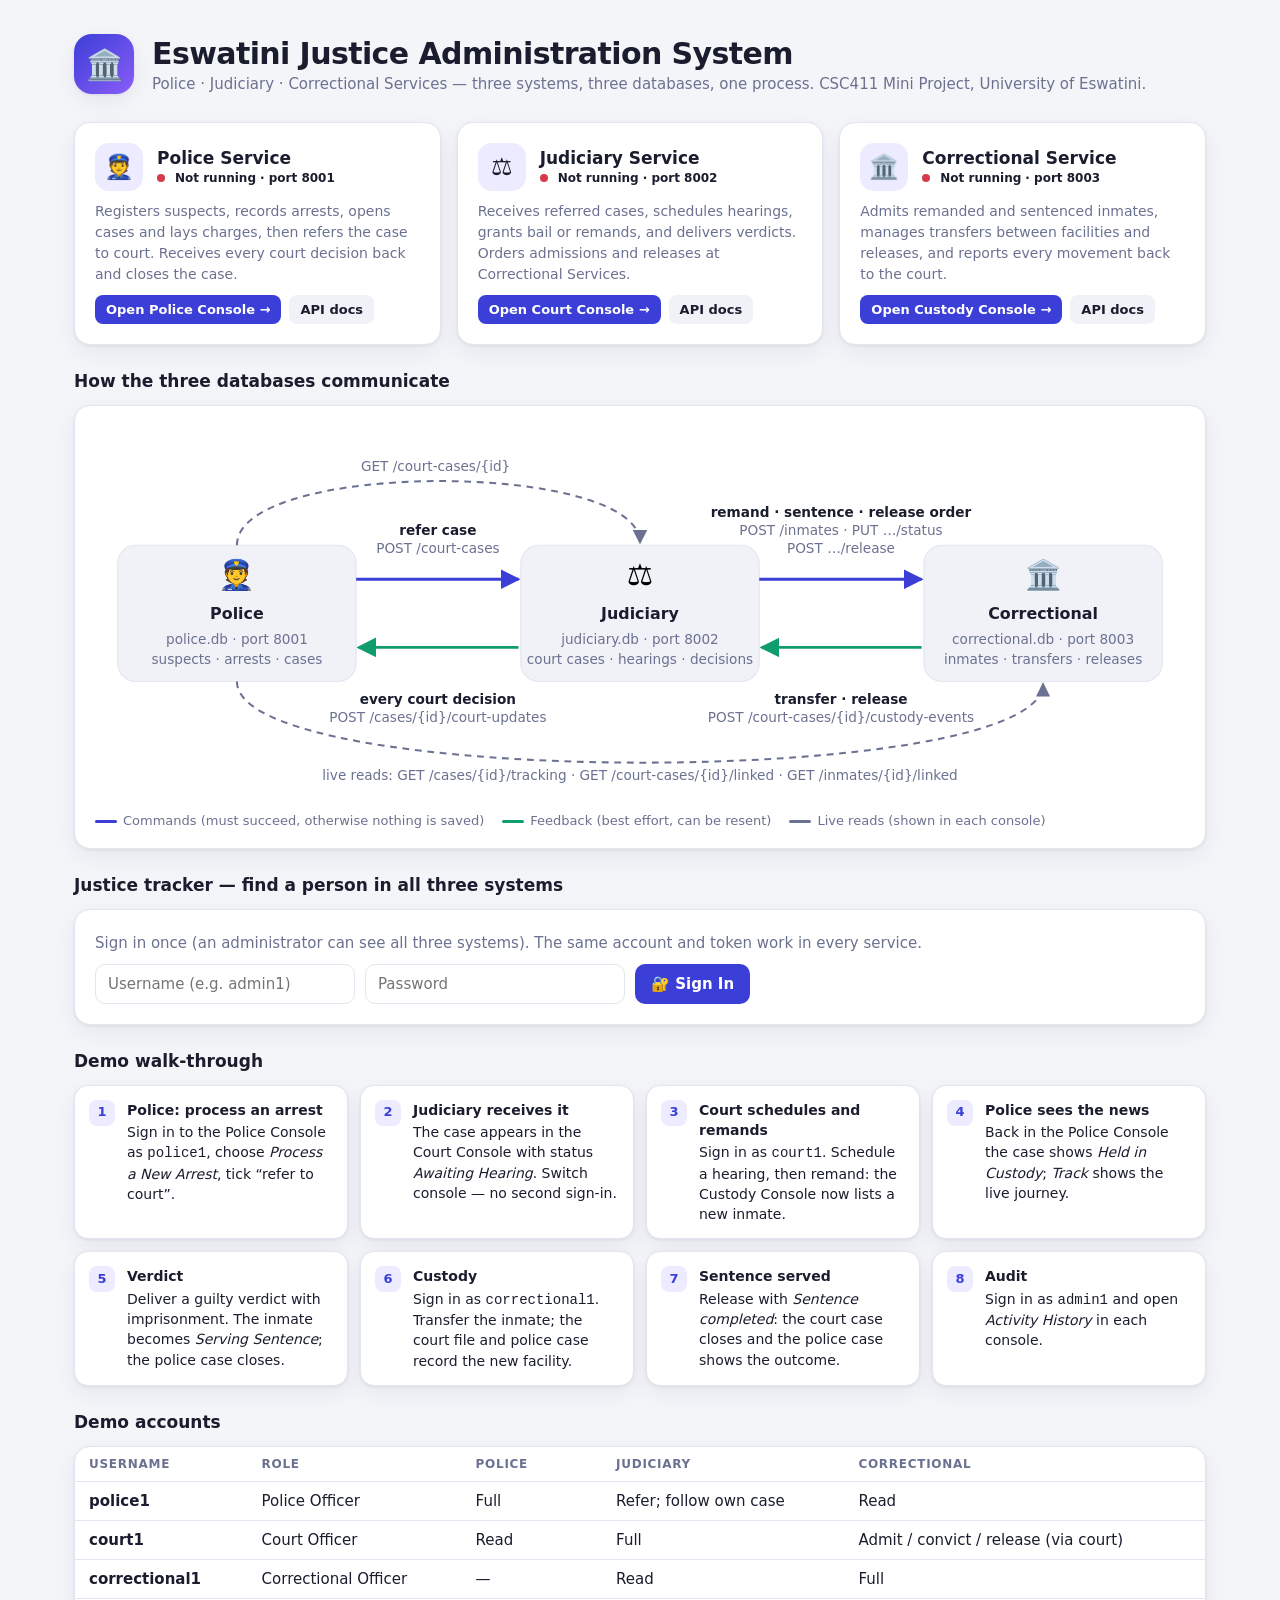
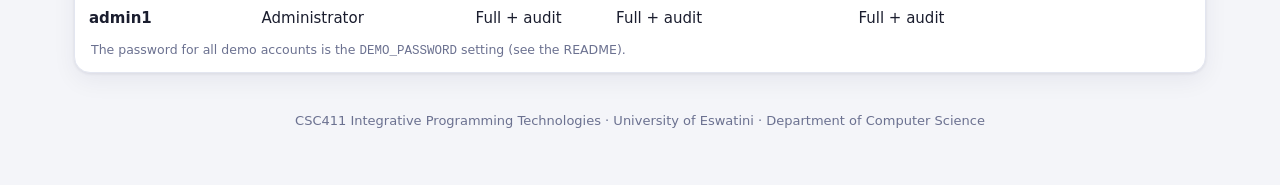
<file: frontend/index.html>
<!DOCTYPE html>
<html lang="en">
<head>
<meta charset="UTF-8">
<meta name="viewport" content="width=device-width, initial-scale=1">
<title>Eswatini Justice Administration System</title>
<style>
:root{
  --bg:#f4f5f9;--surface:#fff;--surface2:#f0f2f8;--text:#1a1d2e;--muted:#6b7190;--border:#e3e6f0;
  --brand:#3b3fd8;--brand-d:#2c2fb3;--brand-soft:#ecebff;
  --ok:#0f9d6b;--ok-s:#dcf5ea;--warn:#c27803;--warn-s:#fdf0d5;--bad:#d63b4b;--bad-s:#fde3e6;--info:#1a73e8;--info-s:#e0edff;--grey-s:#e8eaf2;
  --shadow:0 1px 3px rgba(20,24,60,.08),0 8px 24px rgba(20,24,60,.06);
}
@media (prefers-color-scheme:dark){:root{
  --bg:#0f111a;--surface:#181b28;--surface2:#1f2333;--text:#eceefa;--muted:#8d93b3;--border:#2a2f45;
  --brand:#7377ff;--brand-d:#8e91ff;--brand-soft:#252850;
  --ok:#35c995;--ok-s:#123428;--warn:#f0b34a;--warn-s:#3a2d10;--bad:#ff6b7b;--bad-s:#3d1a20;--info:#6aa6ff;--info-s:#15294a;--grey-s:#262a3d;
  --shadow:0 1px 3px rgba(0,0,0,.4),0 8px 24px rgba(0,0,0,.3);
}}
*{box-sizing:border-box;margin:0;padding:0}
body{font-family:Inter,system-ui,-apple-system,"Segoe UI",Roboto,sans-serif;background:var(--bg);color:var(--text);min-height:100vh;font-size:15px}
.hidden{display:none!important}
#app{display:flex;min-height:100vh}
aside{width:270px;background:var(--surface);border-right:1px solid var(--border);padding:22px 14px;display:flex;flex-direction:column;position:sticky;top:0;height:100vh;flex-shrink:0;overflow-y:auto}
.logo{display:flex;align-items:center;gap:12px;padding:0 10px 18px}
.logo .mark{width:40px;height:40px;border-radius:12px;background:linear-gradient(135deg,var(--brand),#8a5cf6);display:grid;place-items:center;color:#fff;font-size:20px}
.logo b{display:block;font-size:16px}.logo small{color:var(--muted);font-size:12px}
.menu-label{font-size:11px;letter-spacing:.08em;text-transform:uppercase;color:var(--muted);padding:14px 12px 6px}
nav button{width:100%;display:flex;align-items:center;gap:12px;padding:10px 12px;border:0;background:none;color:var(--text);font:inherit;border-radius:10px;cursor:pointer;text-align:left;transition:.15s}
nav button:hover{background:var(--surface2)}
nav button.active{background:var(--brand-soft);color:var(--brand);font-weight:600}
nav .ic{width:22px;text-align:center;font-size:17px}
.side-foot{margin-top:auto;padding:12px;border-radius:12px;background:var(--surface2);font-size:13px}
.side-foot .who{font-weight:600}.side-foot .role{color:var(--muted);font-size:12px;margin-bottom:10px}
.dot{display:inline-block;width:8px;height:8px;border-radius:50%;background:var(--muted);margin-right:6px}
.dot.on{background:var(--ok)}.dot.off{background:var(--bad)}
main{flex:1;padding:30px 36px;min-width:0}
.topbar{display:flex;justify-content:space-between;align-items:flex-start;gap:16px;margin-bottom:24px;flex-wrap:wrap}
h1{font-size:26px;letter-spacing:-.02em}.sub{color:var(--muted);margin-top:4px}
.btn{border:0;border-radius:10px;padding:10px 16px;font:inherit;font-weight:600;cursor:pointer;display:inline-flex;align-items:center;gap:8px;transition:.15s;background:var(--surface2);color:var(--text)}
.btn:hover{filter:brightness(.96);transform:translateY(-1px)}
.btn.primary{background:var(--brand);color:#fff}.btn.primary:hover{background:var(--brand-d)}
.btn.sm{padding:7px 11px;font-size:13px;border-radius:8px}
.btn:disabled{opacity:.4;cursor:not-allowed;transform:none}
.grid{display:grid;grid-template-columns:repeat(auto-fit,minmax(180px,1fr));gap:16px;margin-bottom:24px}
.card{background:var(--surface);border:1px solid var(--border);border-radius:16px;padding:20px;box-shadow:var(--shadow)}
.stat .n{font-size:32px;font-weight:700;letter-spacing:-.02em;margin-top:6px}
.stat .l{color:var(--muted);font-size:13px;display:flex;gap:8px;align-items:center}
.stat .bar{height:4px;border-radius:4px;margin-top:12px}
.qa{display:grid;grid-template-columns:repeat(auto-fit,minmax(210px,1fr));gap:14px}
.qa button{text-align:left;padding:18px;border-radius:14px;border:1px solid var(--border);background:var(--surface);cursor:pointer;font:inherit;color:var(--text);transition:.15s;box-shadow:var(--shadow)}
.qa button:hover{border-color:var(--brand);transform:translateY(-2px)}
.qa .ic{font-size:24px;display:block;margin-bottom:10px}.qa b{display:block}.qa span.d{color:var(--muted);font-size:13px}
h2{font-size:17px;margin:26px 0 14px}
.toolbar{display:flex;gap:10px;margin-bottom:16px;flex-wrap:wrap}
input,select,textarea{font:inherit;color:var(--text);background:var(--surface);border:1px solid var(--border);border-radius:10px;padding:10px 12px;width:100%;outline:none}
input:focus,select:focus,textarea:focus{border-color:var(--brand);box-shadow:0 0 0 3px var(--brand-soft)}
.toolbar input{max-width:320px}.toolbar select{max-width:230px}
.tbl{overflow-x:auto;padding:0}
table{width:100%;border-collapse:collapse}
th{text-align:left;font-size:12px;text-transform:uppercase;letter-spacing:.06em;color:var(--muted);padding:14px 16px;border-bottom:1px solid var(--border);white-space:nowrap}
td{padding:14px 16px;border-bottom:1px solid var(--border);vertical-align:middle}
tr:last-child td{border-bottom:0}tbody tr:hover{background:var(--surface2)}
.name{font-weight:600}.mut{color:var(--muted);font-size:13px}
.badge{display:inline-block;padding:4px 10px;border-radius:99px;font-size:12px;font-weight:600;white-space:nowrap}
.b-RECEIVED{background:var(--info-s);color:var(--info)}.b-HEARING_SCHEDULED{background:var(--brand-soft);color:var(--brand)}
.b-ON_BAIL{background:var(--warn-s);color:var(--warn)}.b-ON_REMAND{background:var(--grey-s);color:var(--text)}
.b-SENTENCED{background:var(--bad-s);color:var(--bad)}.b-CLOSED{background:var(--ok-s);color:var(--ok)}
.acts{display:flex;gap:6px;flex-wrap:wrap}
.empty{text-align:center;padding:50px 20px;color:var(--muted)}.empty .ic{font-size:38px;display:block;margin-bottom:8px}
.form-card{max-width:680px}
label{display:block;font-weight:600;font-size:13.5px;margin:16px 0 6px}label:first-child{margin-top:0}
.row2{display:grid;grid-template-columns:1fr 1fr;gap:12px}
.hint{font-size:12.5px;color:var(--muted);margin-top:5px}
.seg{display:grid;grid-template-columns:1fr 1fr;gap:10px}
.seg label{margin:0;border:1.5px solid var(--border);border-radius:12px;padding:14px;cursor:pointer;font-weight:600;display:flex;gap:10px;align-items:center}
.seg input{width:auto}.seg label:has(input:checked){border-color:var(--brand);background:var(--brand-soft)}
.casebox{background:var(--surface2);border-radius:12px;padding:14px 16px;margin-bottom:6px}
.notice{background:var(--warn-s);color:var(--warn);border-radius:10px;padding:11px 14px;font-size:13.5px;margin-top:14px}
.modal-bg{position:fixed;inset:0;background:rgba(10,12,30,.55);display:none;place-items:center;z-index:50;padding:20px;backdrop-filter:blur(3px)}
.modal-bg.open{display:grid}
.modal{background:var(--surface);border-radius:18px;padding:26px;width:100%;max-width:520px;box-shadow:0 20px 60px rgba(0,0,0,.35);max-height:92vh;overflow:auto}
.modal.wide{max-width:720px}
.modal h3{font-size:19px;margin-bottom:16px}
.modal .foot{display:flex;justify-content:flex-end;gap:10px;margin-top:22px;flex-wrap:wrap}
.kv{display:grid;grid-template-columns:150px 1fr;gap:8px 14px;font-size:14px}.kv dt{color:var(--muted)}
.sect{font-size:12px;text-transform:uppercase;letter-spacing:.07em;color:var(--muted);margin:20px 0 8px}
.chip{display:inline-block;background:var(--surface2);border-radius:8px;padding:6px 10px;margin:0 6px 6px 0;font-size:13px}
.timeline{list-style:none}
.timeline li{display:flex;gap:14px;padding:12px 0;border-bottom:1px solid var(--border)}
.timeline li:last-child{border:0}
.tl-ic{width:36px;height:36px;border-radius:10px;display:grid;place-items:center;background:var(--brand-soft);flex-shrink:0;font-size:16px}
.charge-row{display:grid;grid-template-columns:1fr 1fr auto;gap:8px;margin-bottom:8px}
.toast-wrap{position:fixed;right:20px;bottom:20px;display:flex;flex-direction:column;gap:10px;z-index:100}
.toast{background:var(--text);color:var(--bg);padding:13px 18px;border-radius:12px;box-shadow:var(--shadow);font-weight:500;animation:in .25s;max-width:380px}
.toast.err{background:var(--bad);color:#fff}.toast.ok{background:var(--ok);color:#fff}
@keyframes in{from{opacity:0;transform:translateY(10px)}}
/* login */
#login{min-height:100vh;display:grid;place-items:center;padding:20px;background:linear-gradient(135deg,var(--brand-soft),var(--bg))}
#login .card{width:100%;max-width:400px;padding:32px}
#login .mark{width:56px;height:56px;border-radius:16px;background:linear-gradient(135deg,var(--brand),#8a5cf6);display:grid;place-items:center;color:#fff;font-size:28px;margin-bottom:16px}
.demo{margin-top:18px;font-size:12.5px;color:var(--muted);background:var(--surface2);border-radius:10px;padding:10px 12px}
.mobile-bar{display:none}
@media(max-width:860px){
  #app{flex-direction:column}
  aside{position:fixed;left:-290px;z-index:40;transition:.25s;height:100vh}aside.open{left:0}
  main{padding:20px 16px}.row2{grid-template-columns:1fr}.kv{grid-template-columns:1fr}
  .mobile-bar{display:flex;align-items:center;gap:12px;padding:12px 16px;background:var(--surface);border-bottom:1px solid var(--border);position:sticky;top:0;z-index:30}
}

/* ---- shared additions: one look for all three consoles ---- */
.b-OPEN{background:var(--info-s);color:var(--info)}.b-REFERRED{background:var(--brand-soft);color:var(--brand)}
.b-REMAND{background:var(--grey-s);color:var(--text)}.b-CONVICTED{background:var(--bad-s);color:var(--bad)}
.b-TRANSFERRED{background:var(--warn-s);color:var(--warn)}.b-RELEASED{background:var(--ok-s);color:var(--ok)}
.b-OK{background:var(--ok-s);color:var(--ok)}.b-FAILED{background:var(--bad-s);color:var(--bad)}.b-NONE{background:var(--grey-s);color:var(--muted)}
.svc-links a{display:flex;align-items:center;gap:12px;padding:9px 12px;border-radius:10px;color:var(--text);text-decoration:none;font-size:14px;transition:.15s}
.svc-links a:hover{background:var(--surface2)}.svc-links a.me{color:var(--brand);font-weight:600}
.svc-links .ic{width:22px;text-align:center;font-size:16px}
.svc-links .dot{margin:0 0 0 auto}
.flow{display:flex;align-items:stretch;gap:10px;margin-bottom:24px;flex-wrap:wrap}
.flow .st{flex:1;min-width:170px;background:var(--surface);border:1px solid var(--border);border-radius:14px;padding:14px 16px;box-shadow:var(--shadow);display:flex;gap:12px;align-items:center}
.flow .st.me{border-color:var(--brand);background:var(--brand-soft)}
.flow .st .ic{font-size:24px}.flow .st b{display:block;font-size:14px}.flow .st span{color:var(--muted);font-size:12.5px}
.flow .ar{display:grid;place-items:center;color:var(--muted);font-size:18px}
.journey{display:grid;grid-template-columns:repeat(3,minmax(0,1fr));gap:12px}
.journey .col{background:var(--surface2);border-radius:14px;padding:14px;min-width:0}
.journey .col h4{font-size:13px;text-transform:uppercase;letter-spacing:.06em;color:var(--muted);margin-bottom:10px;display:flex;gap:8px;align-items:center}
.journey .col .kv{grid-template-columns:auto minmax(0,1fr);gap:6px 10px;font-size:13px}.journey .col dd{overflow-wrap:anywhere;min-width:0}
.journey .err{font-size:13px;color:var(--warn)}
.progress{height:8px;border-radius:8px;background:var(--grey-s);overflow:hidden;margin-top:8px}.progress i{display:block;height:100%;background:linear-gradient(90deg,var(--brand),#8a5cf6)}
.syncrow{display:flex;align-items:center;gap:10px;flex-wrap:wrap;margin-top:6px}
.steps{display:flex;gap:8px;margin-bottom:18px;flex-wrap:wrap}.steps span{padding:6px 12px;border-radius:99px;background:var(--surface2);font-size:13px;color:var(--muted);font-weight:600}
.steps span.on{background:var(--brand-soft);color:var(--brand)}
.form-card h3{font-size:15px;margin:22px 0 2px}.form-card h3:first-child{margin-top:0}
@media(max-width:860px){.journey{grid-template-columns:1fr}.flow .ar{transform:rotate(90deg);width:100%}}
.svc-links{margin-bottom:18px}

.grid{grid-template-columns:repeat(auto-fit,minmax(140px,1fr))}
.form-card .row2>div>label:first-child{margin-top:16px}.form-card>.row2:first-child>div>label:first-child{margin-top:0}

/* ---- portal ---- */
.wrap{max-width:1180px;margin:0 auto;padding:34px 24px 60px}
.hero{display:flex;gap:18px;align-items:center;margin-bottom:28px;flex-wrap:wrap}
.hero .mark{width:60px;height:60px;border-radius:18px;background:linear-gradient(135deg,var(--brand),#8a5cf6);display:grid;place-items:center;color:#fff;font-size:30px;box-shadow:var(--shadow)}
.hero h1{font-size:30px}.hero .sub{font-size:15px}
.svc{display:grid;grid-template-columns:repeat(auto-fit,minmax(280px,1fr));gap:16px}
.svc .card{display:flex;flex-direction:column;gap:10px}
.svc .top{display:flex;gap:14px;align-items:center}
.svc .ic{width:48px;height:48px;border-radius:14px;background:var(--brand-soft);display:grid;place-items:center;font-size:24px}
.svc h3{font-size:17px}.svc p{color:var(--muted);font-size:14px;line-height:1.5}
.svc .links{display:flex;gap:8px;margin-top:auto;flex-wrap:wrap}
.svc a.btn{text-decoration:none}
.pill{font-size:12px;font-weight:600;display:inline-flex;align-items:center;gap:4px}
.dia{overflow-x:auto}.dia svg{min-width:760px;width:100%;height:auto}
.dia text{font-family:inherit}
.legend{display:flex;gap:18px;flex-wrap:wrap;font-size:13px;color:var(--muted);margin-top:8px}
.legend i{display:inline-block;width:22px;height:3px;border-radius:2px;vertical-align:middle;margin-right:6px}
.how{counter-reset:s;list-style:none;display:grid;grid-template-columns:repeat(auto-fit,minmax(250px,1fr));gap:12px}
.how li{background:var(--surface);border:1px solid var(--border);border-radius:14px;padding:14px 16px 14px 52px;position:relative;box-shadow:var(--shadow);font-size:14px;line-height:1.45}
.how li:before{counter-increment:s;content:counter(s);position:absolute;left:14px;top:14px;width:26px;height:26px;border-radius:8px;background:var(--brand-soft);color:var(--brand);display:grid;place-items:center;font-weight:700;font-size:13px}
.how li b{display:block;margin-bottom:2px}
.acct td,.acct th{padding:10px 14px}
.tracker .row{display:flex;gap:10px;flex-wrap:wrap}.tracker input{max-width:260px}
.person{margin-top:16px}
footer{color:var(--muted);font-size:13px;text-align:center;margin-top:40px}
</style>
</head>
<body>
<div class="wrap">
  <div class="hero"><div class="mark">🏛️</div><div><h1>Eswatini Justice Administration System</h1>
    <div class="sub">Police · Judiciary · Correctional Services — three systems, three databases, one process. CSC411 Mini Project, University of Eswatini.</div></div></div>

  <div class="svc" id="svc"></div>

  <h2>How the three databases communicate</h2>
  <div class="card dia">
  <svg viewBox="0 0 960 330" role="img" aria-label="Data flow between the Police, Judiciary and Correctional services">
    <defs>
      <marker id="a1" viewBox="0 0 10 10" refX="9" refY="5" markerWidth="7" markerHeight="7" orient="auto-start-reverse"><path d="M0,0L10,5L0,10z" fill="var(--brand)"/></marker>
      <marker id="a2" viewBox="0 0 10 10" refX="9" refY="5" markerWidth="7" markerHeight="7" orient="auto-start-reverse"><path d="M0,0L10,5L0,10z" fill="var(--ok)"/></marker>
      <marker id="a3" viewBox="0 0 10 10" refX="9" refY="5" markerWidth="7" markerHeight="7" orient="auto-start-reverse"><path d="M0,0L10,5L0,10z" fill="var(--muted)"/></marker>
    </defs>
    <g font-size="14">
      <rect x="20" y="105" width="210" height="120" rx="16" fill="var(--surface2)" stroke="var(--border)"/>
      <text x="125" y="140" text-anchor="middle" font-size="26">👮</text>
      <text x="125" y="170" text-anchor="middle" font-weight="700" fill="var(--text)">Police</text>
      <text x="125" y="192" text-anchor="middle" fill="var(--muted)" font-size="12">police.db · port 8001</text>
      <text x="125" y="210" text-anchor="middle" fill="var(--muted)" font-size="12">suspects · arrests · cases</text>

      <rect x="375" y="105" width="210" height="120" rx="16" fill="var(--surface2)" stroke="var(--border)"/>
      <text x="480" y="140" text-anchor="middle" font-size="26">⚖️</text>
      <text x="480" y="170" text-anchor="middle" font-weight="700" fill="var(--text)">Judiciary</text>
      <text x="480" y="192" text-anchor="middle" fill="var(--muted)" font-size="12">judiciary.db · port 8002</text>
      <text x="480" y="210" text-anchor="middle" fill="var(--muted)" font-size="12">court cases · hearings · decisions</text>

      <rect x="730" y="105" width="210" height="120" rx="16" fill="var(--surface2)" stroke="var(--border)"/>
      <text x="835" y="140" text-anchor="middle" font-size="26">🏛️</text>
      <text x="835" y="170" text-anchor="middle" font-weight="700" fill="var(--text)">Correctional</text>
      <text x="835" y="192" text-anchor="middle" fill="var(--muted)" font-size="12">correctional.db · port 8003</text>
      <text x="835" y="210" text-anchor="middle" fill="var(--muted)" font-size="12">inmates · transfers · releases</text>
    </g>
    <g font-size="12" fill="var(--text)">
      <!-- forward: commands -->
      <path d="M230,135 L373,135" stroke="var(--brand)" stroke-width="2.5" fill="none" marker-end="url(#a1)"/>
      <text x="302" y="96" text-anchor="middle" font-weight="600">refer case</text>
      <text x="302" y="112" text-anchor="middle" fill="var(--muted)">POST /court-cases</text>
      <path d="M585,135 L728,135" stroke="var(--brand)" stroke-width="2.5" fill="none" marker-end="url(#a1)"/>
      <text x="657" y="80" text-anchor="middle" font-weight="600">remand · sentence · release order</text>
      <text x="657" y="96" text-anchor="middle" fill="var(--muted)">POST /inmates · PUT …/status</text>
      <text x="657" y="112" text-anchor="middle" fill="var(--muted)">POST …/release</text>
      <!-- feedback -->
      <path d="M373,195 L232,195" stroke="var(--ok)" stroke-width="2.5" fill="none" marker-end="url(#a2)"/>
      <text x="302" y="245" text-anchor="middle" font-weight="600">every court decision</text>
      <text x="302" y="261" text-anchor="middle" fill="var(--muted)">POST /cases/{id}/court-updates</text>
      <path d="M728,195 L587,195" stroke="var(--ok)" stroke-width="2.5" fill="none" marker-end="url(#a2)"/>
      <text x="657" y="245" text-anchor="middle" font-weight="600">transfer · release</text>
      <text x="657" y="261" text-anchor="middle" fill="var(--muted)">POST /court-cases/{id}/custody-events</text>
      <!-- live reads -->
      <path d="M125,225 C125,320 835,320 835,227" stroke="var(--muted)" stroke-width="1.8" stroke-dasharray="6 5" fill="none" marker-end="url(#a3)"/>
      <text x="480" y="312" text-anchor="middle" fill="var(--muted)">live reads: GET /cases/{id}/tracking · GET /court-cases/{id}/linked · GET /inmates/{id}/linked</text>
      <path d="M125,105 C125,30 480,30 480,103" stroke="var(--muted)" stroke-width="1.8" stroke-dasharray="6 5" fill="none" marker-end="url(#a3)"/>
      <text x="300" y="40" text-anchor="middle" fill="var(--muted)">GET /court-cases/{id}</text>
    </g>
  </svg>
  <div class="legend"><span><i style="background:var(--brand)"></i>Commands (must succeed, otherwise nothing is saved)</span><span><i style="background:var(--ok)"></i>Feedback (best effort, can be resent)</span><span><i style="background:var(--muted)"></i>Live reads (shown in each console)</span></div>
  </div>

  <h2>Justice tracker — find a person in all three systems</h2>
  <div class="card tracker">
    <div id="tLogin"><div class="sub" style="margin-bottom:12px">Sign in once (an administrator can see all three systems). The same account and token work in every service.</div>
      <div class="row"><input id="tu" placeholder="Username (e.g. admin1)" autocomplete="username"><input id="tp" type="password" placeholder="Password" autocomplete="current-password"><button class="btn primary" id="tl">🔐 Sign In</button></div></div>
    <div id="tSearch" class="hidden"><div class="row"><input id="tq" placeholder="National ID or name, e.g. Sipho"><button class="btn primary" id="tg">🔍 Search</button><button class="btn" id="to">Sign out</button><span class="mut" id="twho" style="align-self:center"></span></div>
      <div id="tres"></div></div>
  </div>

  <h2>Demo walk-through</h2>
  <ol class="how">
    <li><b>Police: process an arrest</b>Sign in to the Police Console as <code>police1</code>, choose <i>Process a New Arrest</i>, tick “refer to court”.</li>
    <li><b>Judiciary receives it</b>The case appears in the Court Console with status <i>Awaiting Hearing</i>. Switch console — no second sign-in.</li>
    <li><b>Court schedules and remands</b>Sign in as <code>court1</code>. Schedule a hearing, then remand: the Custody Console now lists a new inmate.</li>
    <li><b>Police sees the news</b>Back in the Police Console the case shows <i>Held in Custody</i>; <i>Track</i> shows the live journey.</li>
    <li><b>Verdict</b>Deliver a guilty verdict with imprisonment. The inmate becomes <i>Serving Sentence</i>; the police case closes.</li>
    <li><b>Custody</b>Sign in as <code>correctional1</code>. Transfer the inmate; the court file and police case record the new facility.</li>
    <li><b>Sentence served</b>Release with <i>Sentence completed</i>: the court case closes and the police case shows the outcome.</li>
    <li><b>Audit</b>Sign in as <code>admin1</code> and open <i>Activity History</i> in each console.</li>
  </ol>

  <h2>Demo accounts</h2>
  <div class="card tbl"><table class="acct"><thead><tr><th>Username</th><th>Role</th><th>Police</th><th>Judiciary</th><th>Correctional</th></tr></thead><tbody>
    <tr><td class="name">police1</td><td>Police Officer</td><td>Full</td><td>Refer; follow own case</td><td>Read</td></tr>
    <tr><td class="name">court1</td><td>Court Officer</td><td>Read</td><td>Full</td><td>Admit / convict / release (via court)</td></tr>
    <tr><td class="name">correctional1</td><td>Correctional Officer</td><td>—</td><td>Read</td><td>Full</td></tr>
    <tr><td class="name">admin1</td><td>Administrator</td><td>Full + audit</td><td>Full + audit</td><td>Full + audit</td></tr>
  </tbody></table><div class="hint" style="padding:0 16px 14px">The password for all demo accounts is the <code>DEMO_PASSWORD</code> setting (see the README).</div></div>

  <footer>CSC411 Integrative Programming Technologies · University of Eswatini · Department of Computer Science</footer>
</div>
<div class="toast-wrap" id="toasts"></div>
<script>
const $=s=>document.querySelector(s);
const HOST=location.protocol.startsWith('http')?location.hostname:'localhost';
const SVC={police:{port:8001,name:'Police Service',console:'Police Console',icon:'👮',text:'Registers suspects, records arrests, opens cases and lays charges, then refers the case to court. Receives every court decision back and closes the case.'},
  judiciary:{port:8002,name:'Judiciary Service',console:'Court Console',icon:'⚖️',text:'Receives referred cases, schedules hearings, grants bail or remands, and delivers verdicts. Orders admissions and releases at Correctional Services.'},
  correctional:{port:8003,name:'Correctional Service',console:'Custody Console',icon:'🏛️',text:'Admits remanded and sentenced inmates, manages transfers between facilities and releases, and reports every movement back to the court.'}};
const base=k=>`http://${HOST}:${SVC[k].port}`;
const esc=s=>String(s??'').replace(/[&<>"']/g,c=>({'&':'&amp;','<':'&lt;','>':'&gt;','"':'&quot;',"'":'&#39;'}[c]));
const utc=d=>d&&!/(Z|[+-]\d\d:?\d\d)$/.test(d)?d+'Z':d;
const fmtDay=d=>d?new Date(d).toLocaleDateString([], {dateStyle:'medium'}):'—';
const LBL={OPEN:'Open Investigation',REFERRED:'Referred to Court',CLOSED:'Case Closed',RECEIVED:'Awaiting Hearing',HEARING_SCHEDULED:'Hearing Scheduled',ON_BAIL:'Out on Bail',ON_REMAND:'Held in Custody',SENTENCED:'Sentenced',
  REMAND:'On Remand',CONVICTED:'Serving Sentence',TRANSFERRED:'Transferred',RELEASED:'Released'};
const badge=s=>`<span class="badge b-${esc(s)}">${esc(LBL[s]||s)}</span>`;
function toast(m,t=''){const e=document.createElement('div');e.className='toast '+t;e.textContent=m;$('#toasts').append(e);setTimeout(()=>e.remove(),5000)}

$('#svc').innerHTML=Object.entries(SVC).map(([k,s])=>`<div class="card"><div class="top"><div class="ic">${s.icon}</div><div><h3>${s.name}</h3>
  <span class="pill"><span class="dot" id="d-${k}"></span><span id="s-${k}">Checking…</span> · port ${s.port}</span></div></div><p>${s.text}</p>
  <div class="links"><a class="btn primary sm" href="${base(k)}/ui">Open ${s.console} →</a><a class="btn sm" href="${base(k)}/docs">API docs</a></div></div>`).join('');
async function ping(){for(const k in SVC){let ok=false;try{ok=(await fetch(base(k)+'/')).ok}catch{}$('#d-'+k).className='dot '+(ok?'on':'off');$('#s-'+k).textContent=ok?'Online':'Not running'}}
ping();setInterval(ping,15000);

/* ---- tracker: one token, three databases ---- */
let TOKEN=null;
async function call(k,path){
  const r=await fetch(base(k)+path,{headers:{Authorization:'Bearer '+TOKEN}});let d=null;try{d=await r.json()}catch{}
  if(!r.ok)throw new Error(r.status===403?'Your role cannot read these records':(d?.message||'HTTP '+r.status));return d;
}
$('#tl').onclick=async()=>{
  const username=$('#tu').value.trim(),password=$('#tp').value;if(!username||!password)return toast('Enter a username and password.','err');
  for(const k of ['judiciary','police','correctional']){
    try{const r=await fetch(base(k)+'/auth/login',{method:'POST',headers:{'Content-Type':'application/json'},body:JSON.stringify({username,password})});
      if(r.ok){const d=await r.json();TOKEN=d.access_token;$('#twho').textContent='Signed in as '+username+' ('+d.role.replace('_',' ')+')';$('#tLogin').classList.add('hidden');$('#tSearch').classList.remove('hidden');return}
      if(r.status===401)return toast('Wrong username or password.','err');
    }catch{}
  }
  toast('No service could be reached. Start the services first.','err');
};
$('#to').onclick=()=>{TOKEN=null;$('#tSearch').classList.add('hidden');$('#tLogin').classList.remove('hidden');$('#tres').innerHTML=''};
$('#tq').onkeydown=e=>{if(e.key==='Enter')$('#tg').click()};
$('#tg').onclick=async()=>{
  const q=$('#tq').value.trim().toLowerCase();if(!q)return;
  $('#tres').innerHTML='<div class="mut" style="margin-top:14px">Searching all three systems…</div>';
  const [p,j,c]=await Promise.allSettled([call('police','/cases'),call('judiciary','/court-cases'),call('correctional','/inmates?search='+encodeURIComponent(q))]);
  const hit=(...v)=>v.join(' ').toLowerCase().includes(q);
  const pc=p.status==='fulfilled'?p.value.filter(x=>hit(x.suspect_name,x.national_id,x.case_id)):null;
  const jc=j.status==='fulfilled'?j.value.filter(x=>hit(x.suspect.full_name,x.suspect.national_id,x.court_case_id,x.police_case_id)):null;
  const ic=c.status==='fulfilled'?c.value.filter(x=>hit(x.full_name,x.national_id,x.inmate_id,x.court_case_id)):null;
  const people={};
  const add=(nid,name)=>people[nid]=people[nid]||{nid,name,p:[],j:[],c:[]};
  (pc||[]).forEach(x=>add(x.national_id,x.suspect_name).p.push(x));
  (jc||[]).forEach(x=>add(x.suspect.national_id,x.suspect.full_name).j.push(x));
  (ic||[]).forEach(x=>add(x.national_id,x.full_name).c.push(x));
  const col=(title,arr,err,fn)=>`<div class="col"><h4>${title}</h4>${err?`<div class="err">${esc(err)}</div>`:arr.length?arr.map(fn).join(''):'<div class="mut">No record</div>'}</div>`;
  const errOf=r=>r.status==='rejected'?r.reason.message:null;
  const list=Object.values(people);
  $('#tres').innerHTML=list.length?list.map(x=>`<div class="person"><div class="casebox"><b>${esc(x.name)}</b> · National ID ${esc(x.nid)}</div><div class="journey">
    ${col('👮 Police',x.p,errOf(p),r=>`<div style="margin-bottom:8px"><b>${esc(r.case_id)}</b> ${badge(r.status)}<div class="mut">${esc(r.charges.map(c=>c.offence).join(', '))}</div>${r.court_outcome?`<div class="mut">${esc(r.court_outcome)}</div>`:''}</div>`)}
    ${col('⚖️ Judiciary',x.j,errOf(j),r=>`<div style="margin-bottom:8px"><b>${esc(r.court_case_id)}</b> ${badge(r.status)}<div class="mut">Police ref ${esc(r.police_case_id)} · ${r.hearings.length} hearing(s)</div></div>`)}
    ${col('🏛️ Correctional',x.c,errOf(c),r=>`<div style="margin-bottom:8px"><b>${esc(r.inmate_id)}</b> ${badge(r.status)}<div class="mut">${esc(r.facility)} · admitted ${fmtDay(utc(r.admitted_at))}</div></div>`)}
  </div></div>`).join(''):`<div class="empty">Nobody matching “${esc(q)}” in any system${[p,j,c].some(r=>r.status==='rejected')?' you can read':''}.</div>`;
};
</script>
</body>
</html>
</file>
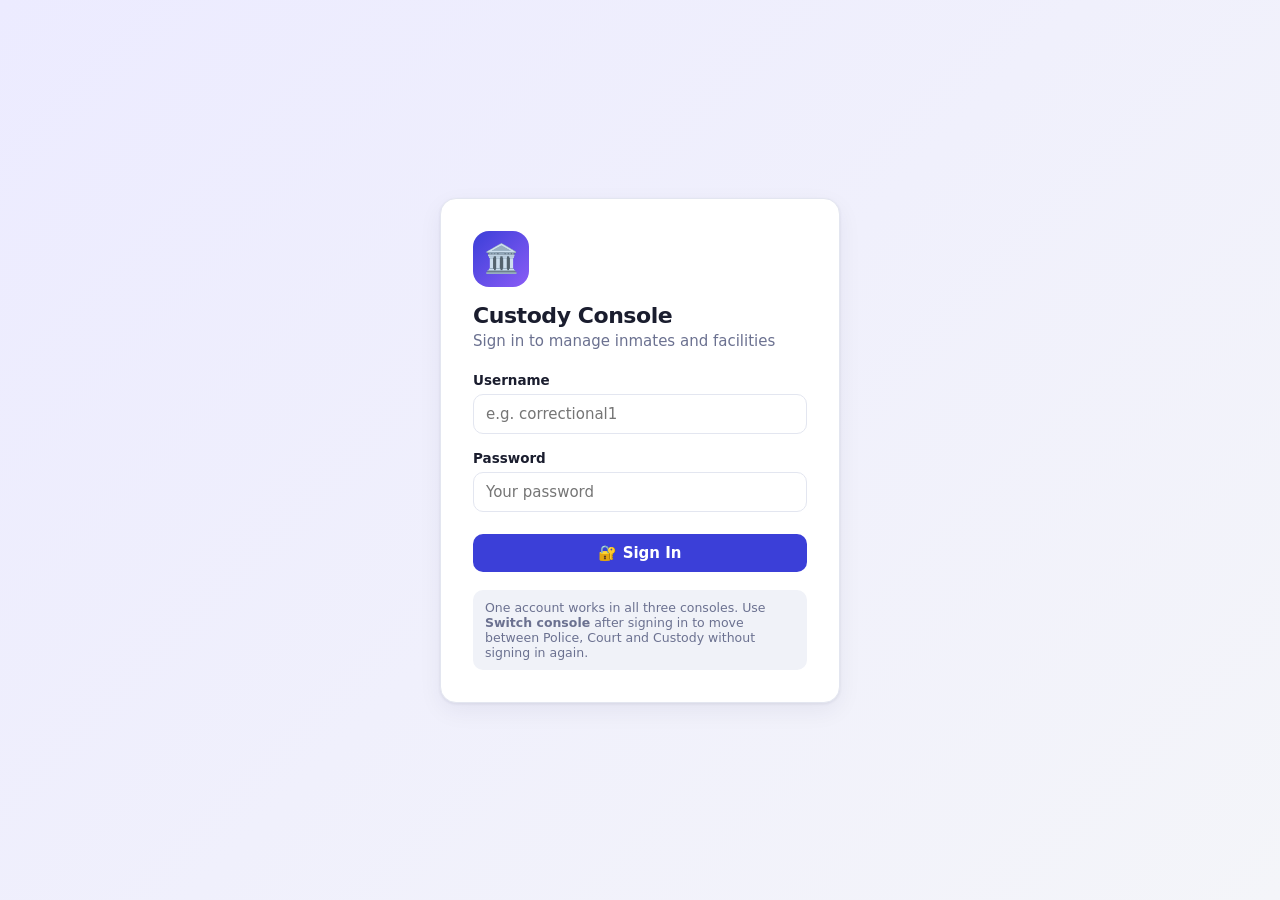
<file: correctional-service/static/index.html>
<!DOCTYPE html>
<html lang="en">
<head>
<meta charset="UTF-8">
<meta name="viewport" content="width=device-width, initial-scale=1">
<title>Correctional – Custody Console</title>
<style>
:root{
  --bg:#f4f5f9;--surface:#fff;--surface2:#f0f2f8;--text:#1a1d2e;--muted:#6b7190;--border:#e3e6f0;
  --brand:#3b3fd8;--brand-d:#2c2fb3;--brand-soft:#ecebff;
  --ok:#0f9d6b;--ok-s:#dcf5ea;--warn:#c27803;--warn-s:#fdf0d5;--bad:#d63b4b;--bad-s:#fde3e6;--info:#1a73e8;--info-s:#e0edff;--grey-s:#e8eaf2;
  --shadow:0 1px 3px rgba(20,24,60,.08),0 8px 24px rgba(20,24,60,.06);
}
@media (prefers-color-scheme:dark){:root{
  --bg:#0f111a;--surface:#181b28;--surface2:#1f2333;--text:#eceefa;--muted:#8d93b3;--border:#2a2f45;
  --brand:#7377ff;--brand-d:#8e91ff;--brand-soft:#252850;
  --ok:#35c995;--ok-s:#123428;--warn:#f0b34a;--warn-s:#3a2d10;--bad:#ff6b7b;--bad-s:#3d1a20;--info:#6aa6ff;--info-s:#15294a;--grey-s:#262a3d;
  --shadow:0 1px 3px rgba(0,0,0,.4),0 8px 24px rgba(0,0,0,.3);
}}
*{box-sizing:border-box;margin:0;padding:0}
body{font-family:Inter,system-ui,-apple-system,"Segoe UI",Roboto,sans-serif;background:var(--bg);color:var(--text);min-height:100vh;font-size:15px}
.hidden{display:none!important}
#app{display:flex;min-height:100vh}
aside{width:270px;background:var(--surface);border-right:1px solid var(--border);padding:22px 14px;display:flex;flex-direction:column;position:sticky;top:0;height:100vh;flex-shrink:0;overflow-y:auto}
.logo{display:flex;align-items:center;gap:12px;padding:0 10px 18px}
.logo .mark{width:40px;height:40px;border-radius:12px;background:linear-gradient(135deg,var(--brand),#8a5cf6);display:grid;place-items:center;color:#fff;font-size:20px}
.logo b{display:block;font-size:16px}.logo small{color:var(--muted);font-size:12px}
.menu-label{font-size:11px;letter-spacing:.08em;text-transform:uppercase;color:var(--muted);padding:14px 12px 6px}
nav button{width:100%;display:flex;align-items:center;gap:12px;padding:10px 12px;border:0;background:none;color:var(--text);font:inherit;border-radius:10px;cursor:pointer;text-align:left;transition:.15s}
nav button:hover{background:var(--surface2)}
nav button.active{background:var(--brand-soft);color:var(--brand);font-weight:600}
nav .ic{width:22px;text-align:center;font-size:17px}
.side-foot{margin-top:auto;padding:12px;border-radius:12px;background:var(--surface2);font-size:13px}
.side-foot .who{font-weight:600}.side-foot .role{color:var(--muted);font-size:12px;margin-bottom:10px}
.dot{display:inline-block;width:8px;height:8px;border-radius:50%;background:var(--muted);margin-right:6px}
.dot.on{background:var(--ok)}.dot.off{background:var(--bad)}
main{flex:1;padding:30px 36px;min-width:0}
.topbar{display:flex;justify-content:space-between;align-items:flex-start;gap:16px;margin-bottom:24px;flex-wrap:wrap}
h1{font-size:26px;letter-spacing:-.02em}.sub{color:var(--muted);margin-top:4px}
.btn{border:0;border-radius:10px;padding:10px 16px;font:inherit;font-weight:600;cursor:pointer;display:inline-flex;align-items:center;gap:8px;transition:.15s;background:var(--surface2);color:var(--text)}
.btn:hover{filter:brightness(.96);transform:translateY(-1px)}
.btn.primary{background:var(--brand);color:#fff}.btn.primary:hover{background:var(--brand-d)}
.btn.sm{padding:7px 11px;font-size:13px;border-radius:8px}
.btn:disabled{opacity:.4;cursor:not-allowed;transform:none}
.grid{display:grid;grid-template-columns:repeat(auto-fit,minmax(180px,1fr));gap:16px;margin-bottom:24px}
.card{background:var(--surface);border:1px solid var(--border);border-radius:16px;padding:20px;box-shadow:var(--shadow)}
.stat .n{font-size:32px;font-weight:700;letter-spacing:-.02em;margin-top:6px}
.stat .l{color:var(--muted);font-size:13px;display:flex;gap:8px;align-items:center}
.stat .bar{height:4px;border-radius:4px;margin-top:12px}
.qa{display:grid;grid-template-columns:repeat(auto-fit,minmax(210px,1fr));gap:14px}
.qa button{text-align:left;padding:18px;border-radius:14px;border:1px solid var(--border);background:var(--surface);cursor:pointer;font:inherit;color:var(--text);transition:.15s;box-shadow:var(--shadow)}
.qa button:hover{border-color:var(--brand);transform:translateY(-2px)}
.qa .ic{font-size:24px;display:block;margin-bottom:10px}.qa b{display:block}.qa span.d{color:var(--muted);font-size:13px}
h2{font-size:17px;margin:26px 0 14px}
.toolbar{display:flex;gap:10px;margin-bottom:16px;flex-wrap:wrap}
input,select,textarea{font:inherit;color:var(--text);background:var(--surface);border:1px solid var(--border);border-radius:10px;padding:10px 12px;width:100%;outline:none}
input:focus,select:focus,textarea:focus{border-color:var(--brand);box-shadow:0 0 0 3px var(--brand-soft)}
.toolbar input{max-width:320px}.toolbar select{max-width:230px}
.tbl{overflow-x:auto;padding:0}
table{width:100%;border-collapse:collapse}
th{text-align:left;font-size:12px;text-transform:uppercase;letter-spacing:.06em;color:var(--muted);padding:14px 16px;border-bottom:1px solid var(--border);white-space:nowrap}
td{padding:14px 16px;border-bottom:1px solid var(--border);vertical-align:middle}
tr:last-child td{border-bottom:0}tbody tr:hover{background:var(--surface2)}
.name{font-weight:600}.mut{color:var(--muted);font-size:13px}
.badge{display:inline-block;padding:4px 10px;border-radius:99px;font-size:12px;font-weight:600;white-space:nowrap}
.b-RECEIVED{background:var(--info-s);color:var(--info)}.b-HEARING_SCHEDULED{background:var(--brand-soft);color:var(--brand)}
.b-ON_BAIL{background:var(--warn-s);color:var(--warn)}.b-ON_REMAND{background:var(--grey-s);color:var(--text)}
.b-SENTENCED{background:var(--bad-s);color:var(--bad)}.b-CLOSED{background:var(--ok-s);color:var(--ok)}
.acts{display:flex;gap:6px;flex-wrap:wrap}
.empty{text-align:center;padding:50px 20px;color:var(--muted)}.empty .ic{font-size:38px;display:block;margin-bottom:8px}
.form-card{max-width:680px}
label{display:block;font-weight:600;font-size:13.5px;margin:16px 0 6px}label:first-child{margin-top:0}
.row2{display:grid;grid-template-columns:1fr 1fr;gap:12px}
.hint{font-size:12.5px;color:var(--muted);margin-top:5px}
.seg{display:grid;grid-template-columns:1fr 1fr;gap:10px}
.seg label{margin:0;border:1.5px solid var(--border);border-radius:12px;padding:14px;cursor:pointer;font-weight:600;display:flex;gap:10px;align-items:center}
.seg input{width:auto}.seg label:has(input:checked){border-color:var(--brand);background:var(--brand-soft)}
.casebox{background:var(--surface2);border-radius:12px;padding:14px 16px;margin-bottom:6px}
.notice{background:var(--warn-s);color:var(--warn);border-radius:10px;padding:11px 14px;font-size:13.5px;margin-top:14px}
.modal-bg{position:fixed;inset:0;background:rgba(10,12,30,.55);display:none;place-items:center;z-index:50;padding:20px;backdrop-filter:blur(3px)}
.modal-bg.open{display:grid}
.modal{background:var(--surface);border-radius:18px;padding:26px;width:100%;max-width:520px;box-shadow:0 20px 60px rgba(0,0,0,.35);max-height:92vh;overflow:auto}
.modal.wide{max-width:720px}
.modal h3{font-size:19px;margin-bottom:16px}
.modal .foot{display:flex;justify-content:flex-end;gap:10px;margin-top:22px;flex-wrap:wrap}
.kv{display:grid;grid-template-columns:150px 1fr;gap:8px 14px;font-size:14px}.kv dt{color:var(--muted)}
.sect{font-size:12px;text-transform:uppercase;letter-spacing:.07em;color:var(--muted);margin:20px 0 8px}
.chip{display:inline-block;background:var(--surface2);border-radius:8px;padding:6px 10px;margin:0 6px 6px 0;font-size:13px}
.timeline{list-style:none}
.timeline li{display:flex;gap:14px;padding:12px 0;border-bottom:1px solid var(--border)}
.timeline li:last-child{border:0}
.tl-ic{width:36px;height:36px;border-radius:10px;display:grid;place-items:center;background:var(--brand-soft);flex-shrink:0;font-size:16px}
.charge-row{display:grid;grid-template-columns:1fr 1fr auto;gap:8px;margin-bottom:8px}
.toast-wrap{position:fixed;right:20px;bottom:20px;display:flex;flex-direction:column;gap:10px;z-index:100}
.toast{background:var(--text);color:var(--bg);padding:13px 18px;border-radius:12px;box-shadow:var(--shadow);font-weight:500;animation:in .25s;max-width:380px}
.toast.err{background:var(--bad);color:#fff}.toast.ok{background:var(--ok);color:#fff}
@keyframes in{from{opacity:0;transform:translateY(10px)}}
/* login */
#login{min-height:100vh;display:grid;place-items:center;padding:20px;background:linear-gradient(135deg,var(--brand-soft),var(--bg))}
#login .card{width:100%;max-width:400px;padding:32px}
#login .mark{width:56px;height:56px;border-radius:16px;background:linear-gradient(135deg,var(--brand),#8a5cf6);display:grid;place-items:center;color:#fff;font-size:28px;margin-bottom:16px}
.demo{margin-top:18px;font-size:12.5px;color:var(--muted);background:var(--surface2);border-radius:10px;padding:10px 12px}
.mobile-bar{display:none}
@media(max-width:860px){
  #app{flex-direction:column}
  aside{position:fixed;left:-290px;z-index:40;transition:.25s;height:100vh}aside.open{left:0}
  main{padding:20px 16px}.row2{grid-template-columns:1fr}.kv{grid-template-columns:1fr}
  .mobile-bar{display:flex;align-items:center;gap:12px;padding:12px 16px;background:var(--surface);border-bottom:1px solid var(--border);position:sticky;top:0;z-index:30}
}

/* ---- shared additions: one look for all three consoles ---- */
.b-OPEN{background:var(--info-s);color:var(--info)}.b-REFERRED{background:var(--brand-soft);color:var(--brand)}
.b-REMAND{background:var(--grey-s);color:var(--text)}.b-CONVICTED{background:var(--bad-s);color:var(--bad)}
.b-TRANSFERRED{background:var(--warn-s);color:var(--warn)}.b-RELEASED{background:var(--ok-s);color:var(--ok)}
.b-OK{background:var(--ok-s);color:var(--ok)}.b-FAILED{background:var(--bad-s);color:var(--bad)}.b-NONE{background:var(--grey-s);color:var(--muted)}
.svc-links a{display:flex;align-items:center;gap:12px;padding:9px 12px;border-radius:10px;color:var(--text);text-decoration:none;font-size:14px;transition:.15s}
.svc-links a:hover{background:var(--surface2)}.svc-links a.me{color:var(--brand);font-weight:600}
.svc-links .ic{width:22px;text-align:center;font-size:16px}
.svc-links .dot{margin:0 0 0 auto}
.flow{display:flex;align-items:stretch;gap:10px;margin-bottom:24px;flex-wrap:wrap}
.flow .st{flex:1;min-width:170px;background:var(--surface);border:1px solid var(--border);border-radius:14px;padding:14px 16px;box-shadow:var(--shadow);display:flex;gap:12px;align-items:center}
.flow .st.me{border-color:var(--brand);background:var(--brand-soft)}
.flow .st .ic{font-size:24px}.flow .st b{display:block;font-size:14px}.flow .st span{color:var(--muted);font-size:12.5px}
.flow .ar{display:grid;place-items:center;color:var(--muted);font-size:18px}
.journey{display:grid;grid-template-columns:repeat(3,minmax(0,1fr));gap:12px}
.journey .col{background:var(--surface2);border-radius:14px;padding:14px;min-width:0}
.journey .col h4{font-size:13px;text-transform:uppercase;letter-spacing:.06em;color:var(--muted);margin-bottom:10px;display:flex;gap:8px;align-items:center}
.journey .col .kv{grid-template-columns:auto minmax(0,1fr);gap:6px 10px;font-size:13px}.journey .col dd{overflow-wrap:anywhere;min-width:0}
.journey .err{font-size:13px;color:var(--warn)}
.progress{height:8px;border-radius:8px;background:var(--grey-s);overflow:hidden;margin-top:8px}.progress i{display:block;height:100%;background:linear-gradient(90deg,var(--brand),#8a5cf6)}
.syncrow{display:flex;align-items:center;gap:10px;flex-wrap:wrap;margin-top:6px}
.steps{display:flex;gap:8px;margin-bottom:18px;flex-wrap:wrap}.steps span{padding:6px 12px;border-radius:99px;background:var(--surface2);font-size:13px;color:var(--muted);font-weight:600}
.steps span.on{background:var(--brand-soft);color:var(--brand)}
.form-card h3{font-size:15px;margin:22px 0 2px}.form-card h3:first-child{margin-top:0}
@media(max-width:860px){.journey{grid-template-columns:1fr}.flow .ar{transform:rotate(90deg);width:100%}}
.svc-links{margin-bottom:18px}

.grid{grid-template-columns:repeat(auto-fit,minmax(140px,1fr))}
.form-card .row2>div>label:first-child{margin-top:16px}.form-card>.row2:first-child>div>label:first-child{margin-top:0}

</style>
</head>
<body>

<!-- ============ SIGN IN ============ -->
<div id="login">
  <div class="card">
    <div class="mark">🏛️</div>
    <h1 style="font-size:22px">Custody Console</h1>
    <div class="sub" style="margin-bottom:22px">Sign in to manage inmates and facilities</div>
    <label>Username</label><input id="lu" autocomplete="username" placeholder="e.g. correctional1">
    <label>Password</label><input id="lp" type="password" autocomplete="current-password" placeholder="Your password">
    <button class="btn primary" id="lbtn" style="width:100%;justify-content:center;margin-top:22px">🔐 Sign In</button>
    <div class="demo">One account works in all three consoles. Use <b>Switch console</b> after signing in to move between Police, Court and Custody without signing in again.</div>
  </div>
</div>

<!-- ============ MAIN APP ============ -->
<div id="app" class="hidden">
  <div class="mobile-bar"><button class="btn sm" onclick="document.querySelector('aside').classList.toggle('open')">☰ Menu</button><b>Custody Console</b></div>
  <aside>
    <div class="logo"><div class="mark">🏛️</div><div><b>Correctional Service</b><small>Inmate Custody Management</small></div></div>
    <nav id="nav"></nav>
    <div class="menu-label">Switch console</div>
    <div class="svc-links" id="svcLinks"></div>
    <div class="side-foot">
      <div class="who" id="who"></div><div class="role" id="role"></div>
      <div style="margin-bottom:10px"><span class="dot" id="dot"></span><span id="svcStatus">Checking…</span></div>
      <button class="btn sm" style="width:100%;justify-content:center" onclick="logout()">🚪 Sign Out</button>
    </div>
  </aside>
  <main id="main"></main>
</div>

<div class="modal-bg" id="modalBg"><div class="modal" id="modal"></div></div>
<div class="toast-wrap" id="toasts"></div>

<script>
const ME='correctional';
/* ===== Shared console core (identical in the Police, Court and Custody consoles) =====
   Each page defines before this file:  ME  (police | judiciary | correctional)
   and after it: navItems(), VIEWS, loadFor(view) and its own screens. */
const $=s=>document.querySelector(s);
const SVC={
  police:{port:8001,name:'Police Console',org:'Royal Eswatini Police',icon:'👮',does:'Arrest, charge & refer'},
  judiciary:{port:8002,name:'Court Console',org:'Judiciary',icon:'⚖️',does:'Hear, decide & sentence'},
  correctional:{port:8003,name:'Custody Console',org:'Correctional Services',icon:'🏛️',does:'Admit, hold & release'}};
const ONHTTP=location.protocol.startsWith('http');
const HOST=ONHTTP?location.hostname:'localhost';
// Locally the services are localhost:8001-8003. In GitHub Codespaces each port has its
// own address (name-8001.app.github.dev), so swap the port inside the host name instead.
const CODESPACE=/-800[123]\./.test(HOST);
const baseOf=k=>CODESPACE?`https://${HOST.replace(/-800[123]\./,`-${SVC[k].port}.`)}`:`http://${HOST}:${SVC[k].port}`;
const API=ONHTTP?'':baseOf(ME);
const SKEY='jas-'+ME;
let TOKEN=null, USER=null, view='dashboard';

/* ---- labels shared by all consoles (same words for the same status everywhere) ---- */
const COURT={RECEIVED:'Awaiting Hearing',HEARING_SCHEDULED:'Hearing Scheduled',ON_BAIL:'Out on Bail',ON_REMAND:'Held in Custody',SENTENCED:'Sentenced',CLOSED:'Case Closed'};
const POLICE={OPEN:'Open Investigation',REFERRED:'Referred to Court',CLOSED:'Case Closed'};
const CUSTODY={REMAND:'On Remand',CONVICTED:'Serving Sentence',TRANSFERRED:'Transferred',RELEASED:'Released'};
const RELEASE={SENTENCE_COMPLETED:'Sentence completed',ACQUITTED:'Acquitted by the court',COURT_ORDER:'Court order',BAIL_GRANTED:'Bail granted by the court'};
const SYNC={OK:'Delivered',FAILED:'Not delivered',NONE:'Nothing sent yet'};
const roleName=r=>({court_officer:'Court Officer',admin:'Administrator',correctional_officer:'Correctional Officer',police_officer:'Police Officer'}[r]||r);

const esc=s=>String(s??'').replace(/[&<>"']/g,c=>({'&':'&amp;','<':'&lt;','>':'&gt;','"':'&quot;',"'":'&#39;'}[c]));
const utc=d=>d&&!/(Z|[+-]\d\d:?\d\d)$/.test(d)?d+'Z':d;           // server times are UTC without a zone
const fmtDate=d=>d?new Date(d).toLocaleString([], {dateStyle:'medium',timeStyle:'short'}):'—';
const fmtDay=d=>d?new Date(d).toLocaleDateString([], {dateStyle:'medium'}):'—';
const money=n=>n==null?'—':'E '+Number(n).toLocaleString([], {minimumFractionDigits:2,maximumFractionDigits:2});
const badge=(s,map)=>s?`<span class="badge b-${esc(s)}">${esc((map||{})[s]||s)}</span>`:'<span class="mut">—</span>';
const syncBadge=s=>badge(s||'NONE',SYNC);
const head=(t,s,right='')=>`<div class="topbar"><div><h1>${t}</h1><div class="sub">${s}</div></div><div>${right}</div></div>`;
const kv=rows=>`<dl class="kv">${rows.filter(r=>r).map(([k,v])=>`<dt>${k}</dt><dd>${v}</dd>`).join('')}</dl>`;
const emptyBox=(ic,msg,hint='')=>`<div class="empty"><span class="ic">${ic}</span>${msg}${hint?`<div class="hint">${hint}</div>`:''}</div>`;

function toast(msg,type=''){const t=document.createElement('div');t.className='toast '+type;t.textContent=msg;$('#toasts').append(t);setTimeout(()=>t.remove(),5000)}

async function api(path,method='GET',body){
  const headers={};if(body)headers['Content-Type']='application/json';if(TOKEN)headers.Authorization='Bearer '+TOKEN;
  let r;try{r=await fetch(API+path,{method,headers,body:body?JSON.stringify(body):undefined})}
  catch{throw new Error(`Cannot reach the ${SVC[ME].org} service. Is it running on port ${SVC[ME].port}?`)}
  let data=null;try{data=await r.json()}catch{}
  if(r.status===401&&TOKEN){logout('Your session has expired. Please sign in again.');throw new Error('Session expired')}
  if(r.status===403)throw new Error(data?.message||'Your role is not allowed to do this here.');
  if(!r.ok)throw new Error(data?.message||('Request failed ('+r.status+')'));
  return data;
}

/* ---------- Sign in / out (the same accounts work in every console) ---------- */
async function login(){
  const username=$('#lu').value.trim(),password=$('#lp').value;
  if(!username||!password)return toast('Enter your username and password.','err');
  $('#lbtn').disabled=true;
  try{
    const r=await api('/auth/login','POST',{username,password});
    setSession(r.access_token,{username,role:r.role});start();
  }catch(e){toast(e.message,'err')}finally{$('#lbtn').disabled=false}
}
function setSession(t,u){TOKEN=t;USER=u;try{sessionStorage.setItem(SKEY,JSON.stringify({TOKEN,USER}))}catch{}}
function logout(msg){
  TOKEN=null;USER=null;try{sessionStorage.removeItem(SKEY)}catch{}
  $('#app').classList.add('hidden');$('#login').classList.remove('hidden');$('#lp').value='';
  if(msg)toast(msg,'err');
}
$('#lbtn').onclick=login;$('#lp').onkeydown=e=>{if(e.key==='Enter')login()};

function start(){
  $('#login').classList.add('hidden');$('#app').classList.remove('hidden');
  $('#who').textContent=USER.username;$('#role').textContent=roleName(USER.role);
  const items=navItems();
  $('#nav').innerHTML=items.map(i=>i.length===1?`<div class="menu-label">${i[0]}</div>`:`<button data-v="${i[0]}"><span class="ic">${i[1]}</span>${i[2]}</button>`).join('');
  document.querySelectorAll('#nav button').forEach(b=>b.onclick=()=>go(b.dataset.v));
  drawSwitcher();go('dashboard');
}

/* ---------- Navigation ---------- */
async function go(v,...args){
  view=v;
  document.querySelectorAll('#nav button').forEach(b=>b.classList.toggle('active',b.dataset.v===v));
  document.querySelector('aside').classList.remove('open');
  try{await loadFor(v)}
  catch(e){if(TOKEN){$('#main').innerHTML=head(SVC[ME].name,'')+`<div class="card">${emptyBox('🚫',esc(e.message))}</div>`}return}
  VIEWS[v](...args);
}

/* ---------- Modals ---------- */
function openModal(html,wide){$('#modal').className='modal'+(wide?' wide':'');$('#modal').innerHTML=html;$('#modalBg').classList.add('open')}
function closeModal(){$('#modalBg').classList.remove('open')}
$('#modalBg').onclick=e=>{if(e.target.id==='modalBg')closeModal()};
document.addEventListener('keydown',e=>{if(e.key==='Escape')closeModal()});
async function submit(btn,fn,msg){
  btn.disabled=true;
  try{const r=await fn();closeModal();toast(typeof msg==='function'?msg(r):msg,'ok');await go(view);return r}
  catch(e){toast(e.message,'err');btn.disabled=false}
}

/* ---------- The process strip: where this console sits in the justice chain ---------- */
function flowStrip(){
  const order=['police','judiciary','correctional'];
  return `<div class="flow">${order.map((k,i)=>`${i?'<div class="ar">⇄</div>':''}<div class="st ${k===ME?'me':''}"><span class="ic">${SVC[k].icon}</span><div><b>${SVC[k].org}</b><span>${SVC[k].does}</span></div></div>`).join('')}</div>`;
}

/* ---------- Switch console: carry the sign-in across (one shared JWT secret) ---------- */
function drawSwitcher(){
  $('#svcLinks').innerHTML=['police','judiciary','correctional'].map(k=>
    `<a href="#" data-k="${k}" class="${k===ME?'me':''}"><span class="ic">${SVC[k].icon}</span>${SVC[k].name}<span class="dot" id="dot-${k}"></span></a>`).join('');
  document.querySelectorAll('#svcLinks a').forEach(a=>a.onclick=e=>{
    e.preventDefault();const k=a.dataset.k;if(k===ME)return;
    const target=baseOf(k)+'/ui';
    location.href=TOKEN?`${target}#sso=${encodeURIComponent(TOKEN)}&u=${encodeURIComponent(USER.username)}&r=${encodeURIComponent(USER.role)}`:target;
  });
  pingAll();
}
function takeSso(){
  if(!location.hash.startsWith('#sso='))return false;
  const p=new URLSearchParams(location.hash.slice(1));
  history.replaceState(null,'',location.pathname+location.search);       // never leave the token in the address bar
  const t=p.get('sso');
  try{
    const claims=JSON.parse(atob(t.split('.')[1].replace(/-/g,'+').replace(/_/g,'/')));
    if(!claims.exp||claims.exp*1000<Date.now())return false;
    setSession(t,{username:claims.sub||p.get('u'),role:claims.role||p.get('r')});return true;
  }catch{return false}
}

/* ---------- Service status ---------- */
async function pingOne(k){
  try{const r=await fetch((k===ME?API:baseOf(k))+'/');if(!r.ok)throw 0;return true}catch{return false}
}
async function pingAll(){
  for(const k of ['police','judiciary','correctional']){
    const ok=await pingOne(k);const d=$('#dot-'+k);if(d)d.className='dot '+(ok?'on':'off');
    if(k===ME){$('#dot').className='dot '+(ok?'on':'off');$('#svcStatus').textContent=ok?'Service online':'Service unreachable'}
  }
}
setInterval(pingAll,15000);

/* ---------- Audit (admin) ---------- */
function auditView(icons,what){
  $('#main').innerHTML=head('Activity History',`Every action recorded in the ${what} database, newest first.`)+`<div class="card" id="al">Loading…</div>`;
  api('/audit-logs?limit=200').then(logs=>{
    $('#al').innerHTML=logs.length?`<ul class="timeline">`+logs.map(l=>{const [i,t]=icons[l.action]||['📝',l.action.replace(/_/g,' ').toLowerCase()];
      return `<li><div class="tl-ic">${i}</div><div><b>${esc(t)}</b> · ${esc(l.record_id||'')}<div class="mut">${esc(l.username)} (${esc(roleName(l.role))}) · ${fmtDate(utc(l.time||l.timestamp))}</div></div></li>`}).join('')+`</ul>`:
      emptyBox('🧾','No activity recorded yet.');
  }).catch(e=>{$('#al').innerHTML=emptyBox('🚫','Could not load history: '+esc(e.message))});
}

/* ---------- Boot: restore the session after a refresh or a console switch ---------- */
function boot(){
  if(takeSso())return start();
  try{const s=JSON.parse(sessionStorage.getItem(SKEY)||'null');if(s?.TOKEN){TOKEN=s.TOKEN;USER=s.USER;return start()}}catch{}
  pingAll();
}

/* ===================== Custody Console (Correctional Services, port 8003) ===================== */
let INMATES=[], filter={q:'',s:''};
const STATUS=CUSTODY;
const canAct=()=>USER&&['correctional_officer','admin'].includes(USER.role);
const byId=id=>INMATES.find(i=>i.inmate_id===id);
const inCustody=i=>i.status!=='RELEASED';
const FACILITIES=['Matsapha Correctional Centre','Sidwashini Correctional Centre','Mawelawela Correctional Centre (Women)','Bhalekane Correctional Centre','Big Bend Correctional Centre','Mbabane Remand Centre','Malkerns Juvenile Centre'];
const facilityOptions=(cur,skip)=>FACILITIES.filter(f=>f!==skip).map(f=>`<option ${f===cur?'selected':''}>${esc(f)}</option>`).join('');
const legal=i=>i.legal_status||(i.sentence_months?'CONVICTED':'REMAND');
const endOf=i=>{if(!i.sentence_months)return null;const d=new Date(utc(i.admitted_at));d.setMonth(d.getMonth()+i.sentence_months);return d};

function navItems(){
  const items=[['Overview'],['dashboard','🏠','Dashboard'],['Inmates'],['inmates','🗂️','All Inmate Records']];
  if(canAct())items.push(['admit','➕','Admit an Inmate'],['Custody Actions'],['transfer','🚐','Transfer an Inmate'],['release','🚪','Release an Inmate'],['convict','📝','Record a Conviction']);
  if(USER.role==='admin')items.push(['Records'],['audit','🧾','Activity History']);
  return items;
}
async function loadFor(v){if(v!=='admit'&&v!=='audit')INMATES=await api('/inmates')}

/* ---------- Dashboard ---------- */
function dashboard(){
  const now=INMATES.filter(inCustody);
  const stats=[['In Custody Now',now.length,'🏛️','var(--brand)'],['On Remand',now.filter(i=>legal(i)==='REMAND').length,'⏳','var(--muted)'],
    ['Serving Sentence',now.filter(i=>legal(i)==='CONVICTED').length,'🔒','var(--bad)'],['Transferred',INMATES.filter(i=>i.status==='TRANSFERRED').length,'🚐','var(--warn)'],
    ['Released',INMATES.filter(i=>i.status==='RELEASED').length,'🚪','var(--ok)'],['Total Records',INMATES.length,'🗂️','var(--info)']];
  const due=now.filter(i=>endOf(i)&&endOf(i)-Date.now()<1000*60*60*24*60).sort((a,b)=>endOf(a)-endOf(b));
  const unsynced=INMATES.filter(i=>i.court_sync==='FAILED').length;
  const byFac={};now.forEach(i=>byFac[i.facility]=(byFac[i.facility]||0)+1);
  const qa=canAct()?`<h2>What would you like to do?</h2><div class="qa">
    <button onclick="go('admit')"><span class="ic">➕</span><b>Admit an Inmate</b><span class="d">Record a new admission</span></button>
    <button onclick="go('transfer')"><span class="ic">🚐</span><b>Transfer an Inmate</b><span class="d">Move to another facility</span></button>
    <button onclick="go('release')"><span class="ic">🚪</span><b>Release an Inmate</b><span class="d">Sentence served or court order</span></button>
    <button onclick="go('inmates')"><span class="ic">🔎</span><b>Find a Record</b><span class="d">Search by name, ID or case</span></button></div>`:'';
  $('#main').innerHTML=head('Welcome, '+esc(USER.username),'Here is who is in custody across the correctional facilities.',
    canAct()?`<button class="btn primary" onclick="go('admit')">➕ Admit an Inmate</button>`:'')+flowStrip()+
  `<div class="grid">${stats.map(s=>`<div class="card stat"><div class="l">${s[2]} ${s[0]}</div><div class="n">${s[1]}</div><div class="bar" style="background:${s[3]};opacity:.7"></div></div>`).join('')}</div>
  ${unsynced?`<div class="notice">⚠️ ${unsynced} transfer or release${unsynced>1?'s have':' has'} not reached the Judiciary yet. Open the inmate record and choose “Resend to Court”.</div>`:''}${qa}
  <div class="row2" style="gap:16px;margin-top:6px">
   <div><h2>Occupancy by Facility</h2><div class="card">${Object.keys(byFac).length?Object.entries(byFac).sort((a,b)=>b[1]-a[1]).map(([f,n])=>`<div style="margin-bottom:12px"><div style="display:flex;justify-content:space-between"><b>${esc(f)}</b><span>${n}</span></div><div class="progress"><i style="width:${(n/now.length*100).toFixed(0)}%"></i></div></div>`).join(''):emptyBox('🏛️','Nobody is in custody.')}</div></div>
   <div><h2>Releases Due in 60 Days</h2><div class="card">${due.length?`<ul class="timeline">${due.map(i=>`<li><div class="tl-ic">📆</div><div><b>${esc(i.full_name)}</b> · ${esc(i.inmate_id)}<div class="mut">${fmtDay(endOf(i))} · ${esc(i.facility)}</div></div></li>`).join('')}</ul>`:emptyBox('📆','No releases due soon.')}</div></div>
  </div>
  <h2>Most Recent Admissions</h2><div class="card tbl">${inmateTable(INMATES.slice(0,5))}</div>`;
}

/* ---------- Inmates ---------- */
function acts(i){
  const a=canAct()&&inCustody(i);
  return `<div class="acts"><button class="btn sm" onclick="openInmate('${esc(i.inmate_id)}')">📄 View Record</button>
   ${a?`<button class="btn sm" onclick="openTransfer('${esc(i.inmate_id)}')">🚐 Transfer</button>`:''}
   ${a&&legal(i)==='REMAND'?`<button class="btn sm" onclick="openConvict('${esc(i.inmate_id)}')">📝 Convict</button>`:''}
   ${a?`<button class="btn sm primary" onclick="openRelease('${esc(i.inmate_id)}')">🚪 Release</button>`:''}</div>`;
}
function inmateTable(list){
  if(!list.length)return emptyBox('🗂️','No inmate records to show.');
  return `<table><thead><tr><th>Inmate</th><th>Name</th><th>Court Case</th><th>Status</th><th>Facility</th><th>Sentence</th><th>Actions</th></tr></thead><tbody>`+
  list.map(i=>`<tr><td class="name">${esc(i.inmate_id)}<div class="mut">Admitted ${fmtDay(utc(i.admitted_at))}</div></td>
   <td class="name">${esc(i.full_name)}<div class="mut">ID ${esc(i.national_id)}</div></td>
   <td>${esc(i.court_case_id)}</td>
   <td>${badge(i.status,STATUS)}${i.status==='TRANSFERRED'?`<div class="mut">${legal(i)==='REMAND'?'On remand':'Serving sentence'}</div>`:''}</td>
   <td style="max-width:200px">${esc(i.facility)}</td>
   <td>${i.sentence_months?`${i.sentence_months} months${inCustody(i)?`<div class="mut">until ${fmtDay(endOf(i))}</div>`:''}`:'<span class="mut">—</span>'}</td>
   <td>${acts(i)}</td></tr>`).join('')+`</tbody></table>`;
}
function inmates(){
  $('#main').innerHTML=head('All Inmate Records','Search, filter and act on every custody record.',
    canAct()?`<button class="btn primary" onclick="go('admit')">➕ Admit an Inmate</button>`:'')+
  `<div class="toolbar"><input id="q" placeholder="🔍 Search by name, national ID, inmate or court case…" value="${esc(filter.q)}">
   <select id="fs"><option value="">All statuses</option>${Object.entries(STATUS).map(([k,v])=>`<option value="${k}" ${filter.s===k?'selected':''}>${v}</option>`).join('')}</select></div>
   <div class="card tbl" id="tbl"></div>`;
  const draw=()=>{
    filter.q=$('#q').value;filter.s=$('#fs').value;const q=filter.q.toLowerCase();
    $('#tbl').innerHTML=inmateTable(INMATES.filter(i=>(!filter.s||i.status===filter.s)&&(!q||[i.inmate_id,i.full_name,i.national_id,i.court_case_id,i.facility].join(' ').toLowerCase().includes(q))));
  };
  $('#q').oninput=draw;$('#fs').onchange=draw;draw();
}

/* ---------- Admit ---------- */
function admit(){
  $('#main').innerHTML=head('Admit an Inmate','Normally the Judiciary admits people automatically when it remands or sentences them. Use this form to capture an admission manually.')+
  `<div class="card form-card">
    <div class="row2"><div><label>Full name</label><input id="fn" placeholder="e.g. Sipho Dlamini"></div><div><label>National ID</label><input id="ni" placeholder="13 digits"></div></div>
    <label>Court case number</label><input id="cc" placeholder="e.g. CRT-2026-0003">
    <label>Admission type</label>
    <div class="seg"><label><input type="radio" name="at" value="REMAND" checked> ⏳ Remand (awaiting trial)</label><label><input type="radio" name="at" value="CONVICTED"> 🔒 Convicted (sentenced)</label></div>
    <div class="row2"><div><label>Facility</label><select id="fc">${facilityOptions(FACILITIES[0])}</select></div>
    <div id="smw" class="hidden"><label>Sentence (months)</label><input id="sm" type="number" min="1" placeholder="e.g. 24"></div></div>
    <div class="hint">One court case can only have one person in custody at a time.</div>
    <div style="margin-top:22px;display:flex;gap:10px"><button class="btn primary" id="sv">💾 Admit Inmate</button><button class="btn" onclick="go('inmates')">Cancel</button></div>
  </div>`;
  document.querySelectorAll('[name=at]').forEach(r=>r.onchange=()=>$('#smw').classList.toggle('hidden',document.querySelector('[name=at]:checked').value!=='CONVICTED'));
  $('#sv').onclick=async()=>{
    const t=document.querySelector('[name=at]:checked').value;
    const body={full_name:$('#fn').value.trim(),national_id:$('#ni').value.trim(),court_case_id:$('#cc').value.trim(),admission_type:t,facility:$('#fc').value};
    if(!body.full_name||!body.national_id||!body.court_case_id)return toast('Fill in the name, national ID and court case number.','err');
    if(t==='CONVICTED'){const m=parseInt($('#sm').value);if(!m||m<1)return toast('Enter the sentence in months.','err');body.sentence_months=m}
    $('#sv').disabled=true;
    try{const r=await api('/inmates','POST',body);toast('Admitted as '+r.inmate_id+'.','ok');go('inmates')}catch(e){toast(e.message,'err');$('#sv').disabled=false}
  };
}

/* ---------- Pickers ---------- */
const PK={
  transfer:['Transfer an Inmate','Choose who to move. The Judiciary is told about the new facility automatically.','🚐 Transfer','openTransfer',i=>inCustody(i)],
  release:['Release an Inmate','Choose who to release. A completed sentence closes the court case and the police case.','🚪 Release','openRelease',i=>inCustody(i)],
  convict:['Record a Conviction','Normally the court does this when it delivers a guilty verdict. Choose a remand inmate to record the sentence manually.','📝 Convict','openConvict',i=>inCustody(i)&&legal(i)==='REMAND']};
function picker(k){
  const [t,s,label,fn,ok]=PK[k];const list=INMATES.filter(ok);
  $('#main').innerHTML=head(t,s)+`<div class="card tbl">${list.length?`<table><thead><tr><th>Inmate</th><th>Name</th><th>Status</th><th>Facility</th><th></th></tr></thead><tbody>`+
   list.map(i=>`<tr><td class="name">${esc(i.inmate_id)}</td><td>${esc(i.full_name)}<div class="mut">${esc(i.court_case_id)}</div></td><td>${badge(i.status,STATUS)}</td><td>${esc(i.facility)}</td>
   <td style="text-align:right"><button class="btn primary sm" onclick="${fn}('${esc(i.inmate_id)}')">${label}</button></td></tr>`).join('')+`</tbody></table>`:
   emptyBox('🎉','Nobody is waiting for this step.')}</div>`;
}

/* ---------- Modals ---------- */
const inmateBox=i=>`<div class="casebox"><b>${esc(i.inmate_id)}</b> — ${esc(i.full_name)} ${badge(i.status,STATUS)}<div class="mut">${esc(i.facility)} · Court case ${esc(i.court_case_id)}</div></div>`;
async function openInmate(id){
  let i;try{i=await api('/inmates/'+id)}catch(e){return toast(e.message,'err')}
  const end=endOf(i);let prog='';
  if(end&&inCustody(i)){const st=new Date(utc(i.admitted_at)),pct=Math.max(0,Math.min(100,(Date.now()-st)/(end-st)*100));prog=`<div class="progress"><i style="width:${pct.toFixed(0)}%"></i></div><div class="hint">${pct.toFixed(0)}% of the sentence served</div>`}
  const hist=[...i.transfers.map(t=>[t.transferred_at,'🚐','Transferred',`${t.from_facility} → ${t.new_facility}${t.reason?' · '+t.reason:''}`,t.by_user]),
    ...i.releases.map(r=>[r.released_at,'🚪','Released',`${RELEASE[r.reason]||r.reason}${r.notes?' · '+r.notes:''}`,r.by_user])].sort((a,b)=>a[0]<b[0]?-1:1);
  const a=canAct()&&inCustody(i);
  openModal(`<h3>📄 Inmate Record ${esc(i.inmate_id)} ${badge(i.status,STATUS)}</h3>
  <div class="sect">Person</div>${kv([['Full name',esc(i.full_name)],['National ID',esc(i.national_id)],['Court case',esc(i.court_case_id)]])}
  <div class="sect">Custody</div>${kv([['Legal status',legal(i)==='REMAND'?'On remand (awaiting trial)':'Convicted'],['Admitted',fmtDate(utc(i.admitted_at))+' as '+(i.admission_type==='REMAND'?'remand':'convicted')],
    ['Facility',esc(i.facility)],['Sentence',i.sentence_months?`${i.sentence_months} months`:'—'],end&&['Expected release',fmtDay(end)],i.released_at&&['Released',fmtDate(utc(i.released_at))]])}${prog}
  <div class="sect">Movement History</div>${hist.length?`<ul class="timeline">${hist.map(h=>`<li><div class="tl-ic">${h[1]}</div><div><b>${h[2]}</b><div>${esc(h[3])}</div><div class="mut">${esc(h[4])} · ${fmtDate(utc(h[0]))}</div></div></li>`).join('')}</ul>`:'<div class="mut">No transfers or releases yet.</div>'}
  <div class="sect">Reported to the Judiciary</div>
  <div class="syncrow">${syncBadge(i.court_sync)}<span class="mut">${esc(i.court_sync_message||'Transfers and releases are reported to the court automatically.')}</span>
   ${canAct()&&hist.length?`<button class="btn sm" id="rs">📨 Resend to Court</button>`:''}</div>
  <div class="sect">Court case behind this record (live from the Judiciary)</div><div id="linked" class="mut">Loading…</div>
  <div class="foot">${a?`<button class="btn" onclick="openEdit('${esc(id)}')">✏️ Correct Details</button><button class="btn" onclick="openTransfer('${esc(id)}')">🚐 Transfer</button>`:''}
  ${a&&legal(i)==='REMAND'?`<button class="btn" onclick="openConvict('${esc(id)}')">📝 Convict</button>`:''}
  ${a?`<button class="btn primary" onclick="openRelease('${esc(id)}')">🚪 Release</button>`:''}
  <button class="btn" onclick="closeModal()">Close</button></div>`,true);
  if($('#rs'))$('#rs').onclick=()=>submit($('#rs'),()=>api(`/inmates/${id}/notify-court`,'POST'),r=>r.court_sync==='OK'?'Court record updated.':'Judiciary still not reachable.');
  api(`/inmates/${id}/linked`).then(l=>{
    const c=l.court_case;if(!c){$('#linked').innerHTML=`<div class="journey"><div class="col err">${esc(l.court_error||'Not available')}</div></div>`;return}
    const d=c.decisions&&c.decisions.length?c.decisions[c.decisions.length-1]:null;
    $('#linked').innerHTML=`<div class="journey"><div class="col"><h4>⚖️ Court case</h4>${kv([['Case',esc(c.court_case_id)],['Status',badge(c.status,COURT)],['Police ref',esc(c.police_case_id)]])}</div>
     <div class="col"><h4>📜 Charges</h4>${(c.charges||[]).map(x=>`<span class="chip"><b>${esc(x.offence)}</b></span>`).join('')||'—'}</div>
     <div class="col"><h4>🔨 Latest decision</h4>${d?esc(d.kind==='VERDICT'?(d.verdict==='GUILTY'?'Guilty':'Not guilty')+(d.sentence_months?` · ${d.sentence_months} months`:''):d.kind==='REMAND'?'Remanded: '+(d.reason||''):'Bail '+money(d.amount))+`<div class="mut">${fmtDate(utc(d.decided_at))}</div>`:'<span class="mut">No decision yet</span>'}</div></div>`;
  }).catch(e=>{$('#linked').innerHTML=`<div class="err">${esc(e.message)}</div>`});
}
function openTransfer(id){
  const i=byId(id);
  openModal(`<h3>🚐 Transfer an Inmate</h3>${inmateBox(i)}
   <label>New facility</label><select id="nf">${facilityOptions('',i.facility)}</select>
   <label>Reason</label><input id="rr" placeholder="e.g. Overcrowding, medical care, rehabilitation programme">
   <div class="notice">ℹ️ The Judiciary is told about the move, and passes it on to the Police case.</div>
   <div class="foot"><button class="btn" onclick="closeModal()">Cancel</button><button class="btn primary" id="ok">Transfer</button></div>`);
  $('#ok').onclick=()=>{const r=$('#rr').value.trim();if(!r)return toast('Enter the reason for the transfer.','err');
    submit($('#ok'),()=>api(`/inmates/${id}/transfer`,'PUT',{new_facility:$('#nf').value,reason:r}),r=>`Transferred to ${r.facility}.`+(r.court_sync==='FAILED'?' (Court not reachable — resend later.)':''))};
}
function openRelease(id){
  const i=byId(id),end=endOf(i);
  openModal(`<h3>🚪 Release an Inmate</h3>${inmateBox(i)}
   <label>Reason</label><select id="rr"><option value="SENTENCE_COMPLETED" ${legal(i)==='CONVICTED'?'selected':''}>Sentence completed</option><option value="COURT_ORDER" ${legal(i)==='REMAND'?'selected':''}>Court order</option></select>
   <label>Notes</label><textarea id="rn" rows="2" placeholder="Optional"></textarea>
   ${end&&end>Date.now()?`<div class="notice">⚠️ The sentence runs until ${fmtDay(end)}.</div>`:''}
   <div class="hint">Acquittals and bail are sent by the court automatically. A completed sentence closes the court case, which then closes the police case.</div>
   <div class="foot"><button class="btn" onclick="closeModal()">Cancel</button><button class="btn primary" id="ok">Release</button></div>`);
  $('#ok').onclick=()=>submit($('#ok'),()=>api(`/inmates/${id}/release`,'POST',{reason:$('#rr').value,notes:$('#rn').value.trim()||null}),r=>'Inmate released.'+(r.court_sync==='FAILED'?' (Court not reachable — resend later.)':''));
}
function openConvict(id){
  const i=byId(id);
  openModal(`<h3>📝 Record a Conviction</h3>${inmateBox(i)}
   <label>Sentence (months)</label><input type="number" id="sm" min="1" placeholder="e.g. 12">
   <div class="notice">⚠️ The court normally does this when it delivers a guilty verdict. Only use it to capture a sentence the court has already passed.</div>
   <div class="foot"><button class="btn" onclick="closeModal()">Cancel</button><button class="btn primary" id="ok">Record Conviction</button></div>`);
  $('#ok').onclick=()=>{const m=parseInt($('#sm').value);if(!m||m<1)return toast('Enter the sentence in months.','err');
    submit($('#ok'),()=>api(`/inmates/${id}/status`,'PUT',{status:'CONVICTED',sentence_months:m}),'Conviction recorded.')};
}
function openEdit(id){
  const i=byId(id);
  openModal(`<h3>✏️ Correct Details</h3>${inmateBox(i)}
   <label>Full name</label><input id="fn" value="${esc(i.full_name)}">
   ${legal(i)==='CONVICTED'?`<label>Sentence (months)</label><input id="sm" type="number" min="1" value="${esc(i.sentence_months)}">`:''}
   <div class="hint">To change the facility use Transfer, so the move is recorded and reported.</div>
   <div class="foot"><button class="btn" onclick="closeModal()">Cancel</button><button class="btn primary" id="ok">Save</button></div>`);
  $('#ok').onclick=()=>{const b={full_name:$('#fn').value.trim()};if($('#sm'))b.sentence_months=parseInt($('#sm').value)||null;
    if(!b.full_name)return toast('The name cannot be empty.','err');
    submit($('#ok'),()=>api(`/inmates/${id}`,'PUT',b),'Details updated.')};
}

const AICON={LOGIN:['🔐','Signed in'],INMATE_ADMITTED:['➕','Inmate admitted'],STATUS_UPDATED:['📝','Legal status updated'],INMATE_TRANSFERRED:['🚐','Inmate transferred'],
  INMATE_RELEASED:['🚪','Inmate released'],INMATE_DETAILS_UPDATED:['✏️','Details corrected'],COURT_NOTIFIED:['📨','Judiciary informed']};

const VIEWS={dashboard,inmates,admit,transfer:()=>picker('transfer'),release:()=>picker('release'),convict:()=>picker('convict'),audit:()=>auditView(AICON,'correctional')};

boot();
</script>
</body>
</html>
</file>
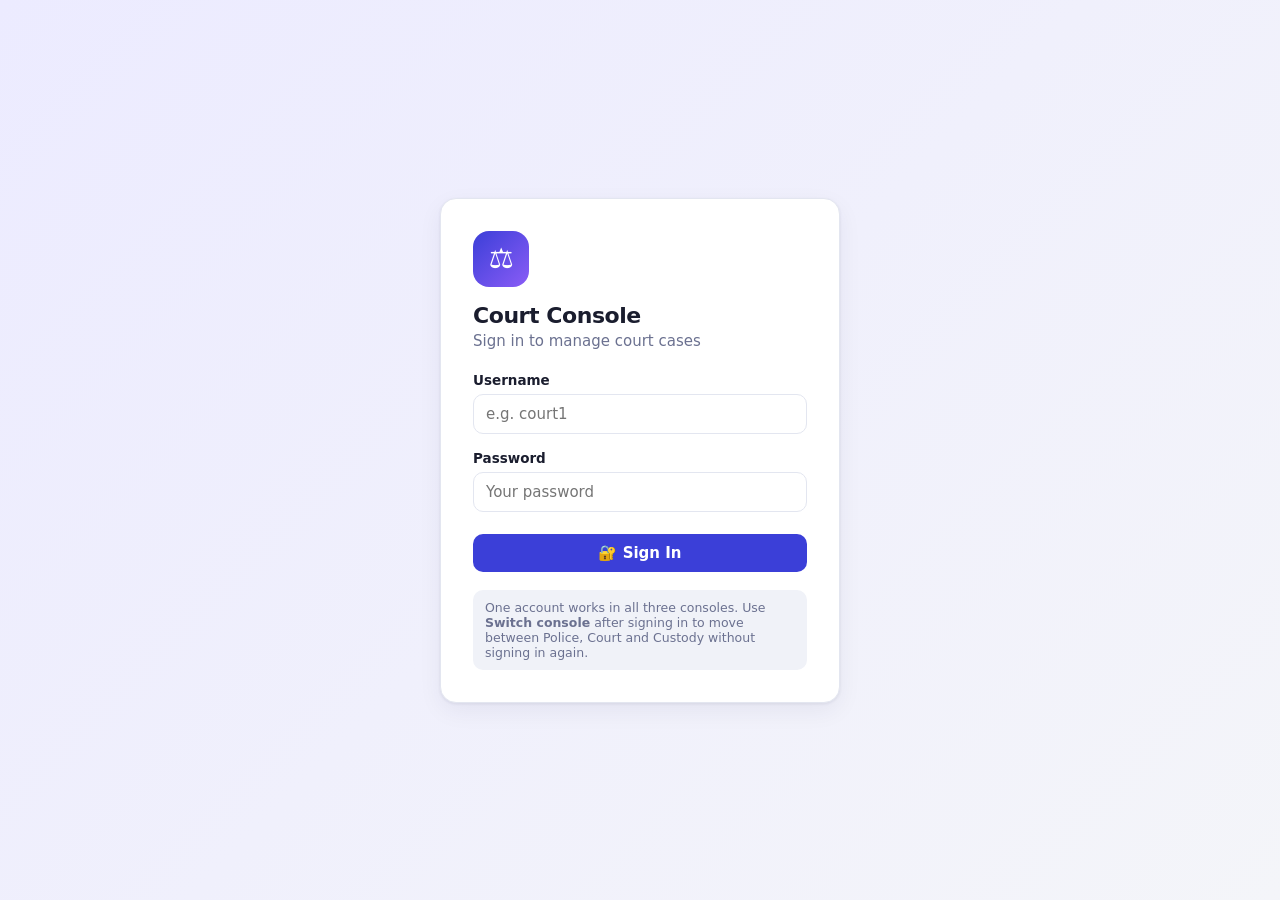
<file: judiciary-service/app/static/index.html>
<!DOCTYPE html>
<html lang="en">
<head>
<meta charset="UTF-8">
<meta name="viewport" content="width=device-width, initial-scale=1">
<title>Judiciary – Court Console</title>
<style>
:root{
  --bg:#f4f5f9;--surface:#fff;--surface2:#f0f2f8;--text:#1a1d2e;--muted:#6b7190;--border:#e3e6f0;
  --brand:#3b3fd8;--brand-d:#2c2fb3;--brand-soft:#ecebff;
  --ok:#0f9d6b;--ok-s:#dcf5ea;--warn:#c27803;--warn-s:#fdf0d5;--bad:#d63b4b;--bad-s:#fde3e6;--info:#1a73e8;--info-s:#e0edff;--grey-s:#e8eaf2;
  --shadow:0 1px 3px rgba(20,24,60,.08),0 8px 24px rgba(20,24,60,.06);
}
@media (prefers-color-scheme:dark){:root{
  --bg:#0f111a;--surface:#181b28;--surface2:#1f2333;--text:#eceefa;--muted:#8d93b3;--border:#2a2f45;
  --brand:#7377ff;--brand-d:#8e91ff;--brand-soft:#252850;
  --ok:#35c995;--ok-s:#123428;--warn:#f0b34a;--warn-s:#3a2d10;--bad:#ff6b7b;--bad-s:#3d1a20;--info:#6aa6ff;--info-s:#15294a;--grey-s:#262a3d;
  --shadow:0 1px 3px rgba(0,0,0,.4),0 8px 24px rgba(0,0,0,.3);
}}
*{box-sizing:border-box;margin:0;padding:0}
body{font-family:Inter,system-ui,-apple-system,"Segoe UI",Roboto,sans-serif;background:var(--bg);color:var(--text);min-height:100vh;font-size:15px}
.hidden{display:none!important}
#app{display:flex;min-height:100vh}
aside{width:270px;background:var(--surface);border-right:1px solid var(--border);padding:22px 14px;display:flex;flex-direction:column;position:sticky;top:0;height:100vh;flex-shrink:0;overflow-y:auto}
.logo{display:flex;align-items:center;gap:12px;padding:0 10px 18px}
.logo .mark{width:40px;height:40px;border-radius:12px;background:linear-gradient(135deg,var(--brand),#8a5cf6);display:grid;place-items:center;color:#fff;font-size:20px}
.logo b{display:block;font-size:16px}.logo small{color:var(--muted);font-size:12px}
.menu-label{font-size:11px;letter-spacing:.08em;text-transform:uppercase;color:var(--muted);padding:14px 12px 6px}
nav button{width:100%;display:flex;align-items:center;gap:12px;padding:10px 12px;border:0;background:none;color:var(--text);font:inherit;border-radius:10px;cursor:pointer;text-align:left;transition:.15s}
nav button:hover{background:var(--surface2)}
nav button.active{background:var(--brand-soft);color:var(--brand);font-weight:600}
nav .ic{width:22px;text-align:center;font-size:17px}
.side-foot{margin-top:auto;padding:12px;border-radius:12px;background:var(--surface2);font-size:13px}
.side-foot .who{font-weight:600}.side-foot .role{color:var(--muted);font-size:12px;margin-bottom:10px}
.dot{display:inline-block;width:8px;height:8px;border-radius:50%;background:var(--muted);margin-right:6px}
.dot.on{background:var(--ok)}.dot.off{background:var(--bad)}
main{flex:1;padding:30px 36px;min-width:0}
.topbar{display:flex;justify-content:space-between;align-items:flex-start;gap:16px;margin-bottom:24px;flex-wrap:wrap}
h1{font-size:26px;letter-spacing:-.02em}.sub{color:var(--muted);margin-top:4px}
.btn{border:0;border-radius:10px;padding:10px 16px;font:inherit;font-weight:600;cursor:pointer;display:inline-flex;align-items:center;gap:8px;transition:.15s;background:var(--surface2);color:var(--text)}
.btn:hover{filter:brightness(.96);transform:translateY(-1px)}
.btn.primary{background:var(--brand);color:#fff}.btn.primary:hover{background:var(--brand-d)}
.btn.sm{padding:7px 11px;font-size:13px;border-radius:8px}
.btn:disabled{opacity:.4;cursor:not-allowed;transform:none}
.grid{display:grid;grid-template-columns:repeat(auto-fit,minmax(180px,1fr));gap:16px;margin-bottom:24px}
.card{background:var(--surface);border:1px solid var(--border);border-radius:16px;padding:20px;box-shadow:var(--shadow)}
.stat .n{font-size:32px;font-weight:700;letter-spacing:-.02em;margin-top:6px}
.stat .l{color:var(--muted);font-size:13px;display:flex;gap:8px;align-items:center}
.stat .bar{height:4px;border-radius:4px;margin-top:12px}
.qa{display:grid;grid-template-columns:repeat(auto-fit,minmax(210px,1fr));gap:14px}
.qa button{text-align:left;padding:18px;border-radius:14px;border:1px solid var(--border);background:var(--surface);cursor:pointer;font:inherit;color:var(--text);transition:.15s;box-shadow:var(--shadow)}
.qa button:hover{border-color:var(--brand);transform:translateY(-2px)}
.qa .ic{font-size:24px;display:block;margin-bottom:10px}.qa b{display:block}.qa span.d{color:var(--muted);font-size:13px}
h2{font-size:17px;margin:26px 0 14px}
.toolbar{display:flex;gap:10px;margin-bottom:16px;flex-wrap:wrap}
input,select,textarea{font:inherit;color:var(--text);background:var(--surface);border:1px solid var(--border);border-radius:10px;padding:10px 12px;width:100%;outline:none}
input:focus,select:focus,textarea:focus{border-color:var(--brand);box-shadow:0 0 0 3px var(--brand-soft)}
.toolbar input{max-width:320px}.toolbar select{max-width:230px}
.tbl{overflow-x:auto;padding:0}
table{width:100%;border-collapse:collapse}
th{text-align:left;font-size:12px;text-transform:uppercase;letter-spacing:.06em;color:var(--muted);padding:14px 16px;border-bottom:1px solid var(--border);white-space:nowrap}
td{padding:14px 16px;border-bottom:1px solid var(--border);vertical-align:middle}
tr:last-child td{border-bottom:0}tbody tr:hover{background:var(--surface2)}
.name{font-weight:600}.mut{color:var(--muted);font-size:13px}
.badge{display:inline-block;padding:4px 10px;border-radius:99px;font-size:12px;font-weight:600;white-space:nowrap}
.b-RECEIVED{background:var(--info-s);color:var(--info)}.b-HEARING_SCHEDULED{background:var(--brand-soft);color:var(--brand)}
.b-ON_BAIL{background:var(--warn-s);color:var(--warn)}.b-ON_REMAND{background:var(--grey-s);color:var(--text)}
.b-SENTENCED{background:var(--bad-s);color:var(--bad)}.b-CLOSED{background:var(--ok-s);color:var(--ok)}
.acts{display:flex;gap:6px;flex-wrap:wrap}
.empty{text-align:center;padding:50px 20px;color:var(--muted)}.empty .ic{font-size:38px;display:block;margin-bottom:8px}
.form-card{max-width:680px}
label{display:block;font-weight:600;font-size:13.5px;margin:16px 0 6px}label:first-child{margin-top:0}
.row2{display:grid;grid-template-columns:1fr 1fr;gap:12px}
.hint{font-size:12.5px;color:var(--muted);margin-top:5px}
.seg{display:grid;grid-template-columns:1fr 1fr;gap:10px}
.seg label{margin:0;border:1.5px solid var(--border);border-radius:12px;padding:14px;cursor:pointer;font-weight:600;display:flex;gap:10px;align-items:center}
.seg input{width:auto}.seg label:has(input:checked){border-color:var(--brand);background:var(--brand-soft)}
.casebox{background:var(--surface2);border-radius:12px;padding:14px 16px;margin-bottom:6px}
.notice{background:var(--warn-s);color:var(--warn);border-radius:10px;padding:11px 14px;font-size:13.5px;margin-top:14px}
.modal-bg{position:fixed;inset:0;background:rgba(10,12,30,.55);display:none;place-items:center;z-index:50;padding:20px;backdrop-filter:blur(3px)}
.modal-bg.open{display:grid}
.modal{background:var(--surface);border-radius:18px;padding:26px;width:100%;max-width:520px;box-shadow:0 20px 60px rgba(0,0,0,.35);max-height:92vh;overflow:auto}
.modal.wide{max-width:720px}
.modal h3{font-size:19px;margin-bottom:16px}
.modal .foot{display:flex;justify-content:flex-end;gap:10px;margin-top:22px;flex-wrap:wrap}
.kv{display:grid;grid-template-columns:150px 1fr;gap:8px 14px;font-size:14px}.kv dt{color:var(--muted)}
.sect{font-size:12px;text-transform:uppercase;letter-spacing:.07em;color:var(--muted);margin:20px 0 8px}
.chip{display:inline-block;background:var(--surface2);border-radius:8px;padding:6px 10px;margin:0 6px 6px 0;font-size:13px}
.timeline{list-style:none}
.timeline li{display:flex;gap:14px;padding:12px 0;border-bottom:1px solid var(--border)}
.timeline li:last-child{border:0}
.tl-ic{width:36px;height:36px;border-radius:10px;display:grid;place-items:center;background:var(--brand-soft);flex-shrink:0;font-size:16px}
.charge-row{display:grid;grid-template-columns:1fr 1fr auto;gap:8px;margin-bottom:8px}
.toast-wrap{position:fixed;right:20px;bottom:20px;display:flex;flex-direction:column;gap:10px;z-index:100}
.toast{background:var(--text);color:var(--bg);padding:13px 18px;border-radius:12px;box-shadow:var(--shadow);font-weight:500;animation:in .25s;max-width:380px}
.toast.err{background:var(--bad);color:#fff}.toast.ok{background:var(--ok);color:#fff}
@keyframes in{from{opacity:0;transform:translateY(10px)}}
/* login */
#login{min-height:100vh;display:grid;place-items:center;padding:20px;background:linear-gradient(135deg,var(--brand-soft),var(--bg))}
#login .card{width:100%;max-width:400px;padding:32px}
#login .mark{width:56px;height:56px;border-radius:16px;background:linear-gradient(135deg,var(--brand),#8a5cf6);display:grid;place-items:center;color:#fff;font-size:28px;margin-bottom:16px}
.demo{margin-top:18px;font-size:12.5px;color:var(--muted);background:var(--surface2);border-radius:10px;padding:10px 12px}
.mobile-bar{display:none}
@media(max-width:860px){
  #app{flex-direction:column}
  aside{position:fixed;left:-290px;z-index:40;transition:.25s;height:100vh}aside.open{left:0}
  main{padding:20px 16px}.row2{grid-template-columns:1fr}.kv{grid-template-columns:1fr}
  .mobile-bar{display:flex;align-items:center;gap:12px;padding:12px 16px;background:var(--surface);border-bottom:1px solid var(--border);position:sticky;top:0;z-index:30}
}

/* ---- shared additions: one look for all three consoles ---- */
.b-OPEN{background:var(--info-s);color:var(--info)}.b-REFERRED{background:var(--brand-soft);color:var(--brand)}
.b-REMAND{background:var(--grey-s);color:var(--text)}.b-CONVICTED{background:var(--bad-s);color:var(--bad)}
.b-TRANSFERRED{background:var(--warn-s);color:var(--warn)}.b-RELEASED{background:var(--ok-s);color:var(--ok)}
.b-OK{background:var(--ok-s);color:var(--ok)}.b-FAILED{background:var(--bad-s);color:var(--bad)}.b-NONE{background:var(--grey-s);color:var(--muted)}
.svc-links a{display:flex;align-items:center;gap:12px;padding:9px 12px;border-radius:10px;color:var(--text);text-decoration:none;font-size:14px;transition:.15s}
.svc-links a:hover{background:var(--surface2)}.svc-links a.me{color:var(--brand);font-weight:600}
.svc-links .ic{width:22px;text-align:center;font-size:16px}
.svc-links .dot{margin:0 0 0 auto}
.flow{display:flex;align-items:stretch;gap:10px;margin-bottom:24px;flex-wrap:wrap}
.flow .st{flex:1;min-width:170px;background:var(--surface);border:1px solid var(--border);border-radius:14px;padding:14px 16px;box-shadow:var(--shadow);display:flex;gap:12px;align-items:center}
.flow .st.me{border-color:var(--brand);background:var(--brand-soft)}
.flow .st .ic{font-size:24px}.flow .st b{display:block;font-size:14px}.flow .st span{color:var(--muted);font-size:12.5px}
.flow .ar{display:grid;place-items:center;color:var(--muted);font-size:18px}
.journey{display:grid;grid-template-columns:repeat(3,minmax(0,1fr));gap:12px}
.journey .col{background:var(--surface2);border-radius:14px;padding:14px;min-width:0}
.journey .col h4{font-size:13px;text-transform:uppercase;letter-spacing:.06em;color:var(--muted);margin-bottom:10px;display:flex;gap:8px;align-items:center}
.journey .col .kv{grid-template-columns:auto minmax(0,1fr);gap:6px 10px;font-size:13px}.journey .col dd{overflow-wrap:anywhere;min-width:0}
.journey .err{font-size:13px;color:var(--warn)}
.progress{height:8px;border-radius:8px;background:var(--grey-s);overflow:hidden;margin-top:8px}.progress i{display:block;height:100%;background:linear-gradient(90deg,var(--brand),#8a5cf6)}
.syncrow{display:flex;align-items:center;gap:10px;flex-wrap:wrap;margin-top:6px}
.steps{display:flex;gap:8px;margin-bottom:18px;flex-wrap:wrap}.steps span{padding:6px 12px;border-radius:99px;background:var(--surface2);font-size:13px;color:var(--muted);font-weight:600}
.steps span.on{background:var(--brand-soft);color:var(--brand)}
.form-card h3{font-size:15px;margin:22px 0 2px}.form-card h3:first-child{margin-top:0}
@media(max-width:860px){.journey{grid-template-columns:1fr}.flow .ar{transform:rotate(90deg);width:100%}}
.svc-links{margin-bottom:18px}

.grid{grid-template-columns:repeat(auto-fit,minmax(140px,1fr))}
.form-card .row2>div>label:first-child{margin-top:16px}.form-card>.row2:first-child>div>label:first-child{margin-top:0}

</style>
</head>
<body>

<!-- ============ SIGN IN ============ -->
<div id="login">
  <div class="card">
    <div class="mark">⚖️</div>
    <h1 style="font-size:22px">Court Console</h1>
    <div class="sub" style="margin-bottom:22px">Sign in to manage court cases</div>
    <label>Username</label><input id="lu" autocomplete="username" placeholder="e.g. court1">
    <label>Password</label><input id="lp" type="password" autocomplete="current-password" placeholder="Your password">
    <button class="btn primary" id="lbtn" style="width:100%;justify-content:center;margin-top:22px">🔐 Sign In</button>
    <div class="demo">One account works in all three consoles. Use <b>Switch console</b> after signing in to move between Police, Court and Custody without signing in again.</div>
  </div>
</div>

<!-- ============ MAIN APP ============ -->
<div id="app" class="hidden">
  <div class="mobile-bar"><button class="btn sm" onclick="document.querySelector('aside').classList.toggle('open')">☰ Menu</button><b>Court Console</b></div>
  <aside>
    <div class="logo"><div class="mark">⚖️</div><div><b>Judiciary Service</b><small>Court Case Management</small></div></div>
    <nav id="nav"></nav>
    <div class="menu-label">Switch console</div>
    <div class="svc-links" id="svcLinks"></div>
    <div class="side-foot">
      <div class="who" id="who"></div><div class="role" id="role"></div>
      <div style="margin-bottom:10px"><span class="dot" id="dot"></span><span id="svcStatus">Checking…</span></div>
      <button class="btn sm" style="width:100%;justify-content:center" onclick="logout()">🚪 Sign Out</button>
    </div>
  </aside>
  <main id="main"></main>
</div>

<div class="modal-bg" id="modalBg"><div class="modal" id="modal"></div></div>
<div class="toast-wrap" id="toasts"></div>

<script>
const ME='judiciary';
/* ===== Shared console core (identical in the Police, Court and Custody consoles) =====
   Each page defines before this file:  ME  (police | judiciary | correctional)
   and after it: navItems(), VIEWS, loadFor(view) and its own screens. */
const $=s=>document.querySelector(s);
const SVC={
  police:{port:8001,name:'Police Console',org:'Royal Eswatini Police',icon:'👮',does:'Arrest, charge & refer'},
  judiciary:{port:8002,name:'Court Console',org:'Judiciary',icon:'⚖️',does:'Hear, decide & sentence'},
  correctional:{port:8003,name:'Custody Console',org:'Correctional Services',icon:'🏛️',does:'Admit, hold & release'}};
const ONHTTP=location.protocol.startsWith('http');
const HOST=ONHTTP?location.hostname:'localhost';
// Locally the services are localhost:8001-8003. In GitHub Codespaces each port has its
// own address (name-8001.app.github.dev), so swap the port inside the host name instead.
const CODESPACE=/-800[123]\./.test(HOST);
const baseOf=k=>CODESPACE?`https://${HOST.replace(/-800[123]\./,`-${SVC[k].port}.`)}`:`http://${HOST}:${SVC[k].port}`;
const API=ONHTTP?'':baseOf(ME);
const SKEY='jas-'+ME;
let TOKEN=null, USER=null, view='dashboard';

/* ---- labels shared by all consoles (same words for the same status everywhere) ---- */
const COURT={RECEIVED:'Awaiting Hearing',HEARING_SCHEDULED:'Hearing Scheduled',ON_BAIL:'Out on Bail',ON_REMAND:'Held in Custody',SENTENCED:'Sentenced',CLOSED:'Case Closed'};
const POLICE={OPEN:'Open Investigation',REFERRED:'Referred to Court',CLOSED:'Case Closed'};
const CUSTODY={REMAND:'On Remand',CONVICTED:'Serving Sentence',TRANSFERRED:'Transferred',RELEASED:'Released'};
const RELEASE={SENTENCE_COMPLETED:'Sentence completed',ACQUITTED:'Acquitted by the court',COURT_ORDER:'Court order',BAIL_GRANTED:'Bail granted by the court'};
const SYNC={OK:'Delivered',FAILED:'Not delivered',NONE:'Nothing sent yet'};
const roleName=r=>({court_officer:'Court Officer',admin:'Administrator',correctional_officer:'Correctional Officer',police_officer:'Police Officer'}[r]||r);

const esc=s=>String(s??'').replace(/[&<>"']/g,c=>({'&':'&amp;','<':'&lt;','>':'&gt;','"':'&quot;',"'":'&#39;'}[c]));
const utc=d=>d&&!/(Z|[+-]\d\d:?\d\d)$/.test(d)?d+'Z':d;           // server times are UTC without a zone
const fmtDate=d=>d?new Date(d).toLocaleString([], {dateStyle:'medium',timeStyle:'short'}):'—';
const fmtDay=d=>d?new Date(d).toLocaleDateString([], {dateStyle:'medium'}):'—';
const money=n=>n==null?'—':'E '+Number(n).toLocaleString([], {minimumFractionDigits:2,maximumFractionDigits:2});
const badge=(s,map)=>s?`<span class="badge b-${esc(s)}">${esc((map||{})[s]||s)}</span>`:'<span class="mut">—</span>';
const syncBadge=s=>badge(s||'NONE',SYNC);
const head=(t,s,right='')=>`<div class="topbar"><div><h1>${t}</h1><div class="sub">${s}</div></div><div>${right}</div></div>`;
const kv=rows=>`<dl class="kv">${rows.filter(r=>r).map(([k,v])=>`<dt>${k}</dt><dd>${v}</dd>`).join('')}</dl>`;
const emptyBox=(ic,msg,hint='')=>`<div class="empty"><span class="ic">${ic}</span>${msg}${hint?`<div class="hint">${hint}</div>`:''}</div>`;

function toast(msg,type=''){const t=document.createElement('div');t.className='toast '+type;t.textContent=msg;$('#toasts').append(t);setTimeout(()=>t.remove(),5000)}

async function api(path,method='GET',body){
  const headers={};if(body)headers['Content-Type']='application/json';if(TOKEN)headers.Authorization='Bearer '+TOKEN;
  let r;try{r=await fetch(API+path,{method,headers,body:body?JSON.stringify(body):undefined})}
  catch{throw new Error(`Cannot reach the ${SVC[ME].org} service. Is it running on port ${SVC[ME].port}?`)}
  let data=null;try{data=await r.json()}catch{}
  if(r.status===401&&TOKEN){logout('Your session has expired. Please sign in again.');throw new Error('Session expired')}
  if(r.status===403)throw new Error(data?.message||'Your role is not allowed to do this here.');
  if(!r.ok)throw new Error(data?.message||('Request failed ('+r.status+')'));
  return data;
}

/* ---------- Sign in / out (the same accounts work in every console) ---------- */
async function login(){
  const username=$('#lu').value.trim(),password=$('#lp').value;
  if(!username||!password)return toast('Enter your username and password.','err');
  $('#lbtn').disabled=true;
  try{
    const r=await api('/auth/login','POST',{username,password});
    setSession(r.access_token,{username,role:r.role});start();
  }catch(e){toast(e.message,'err')}finally{$('#lbtn').disabled=false}
}
function setSession(t,u){TOKEN=t;USER=u;try{sessionStorage.setItem(SKEY,JSON.stringify({TOKEN,USER}))}catch{}}
function logout(msg){
  TOKEN=null;USER=null;try{sessionStorage.removeItem(SKEY)}catch{}
  $('#app').classList.add('hidden');$('#login').classList.remove('hidden');$('#lp').value='';
  if(msg)toast(msg,'err');
}
$('#lbtn').onclick=login;$('#lp').onkeydown=e=>{if(e.key==='Enter')login()};

function start(){
  $('#login').classList.add('hidden');$('#app').classList.remove('hidden');
  $('#who').textContent=USER.username;$('#role').textContent=roleName(USER.role);
  const items=navItems();
  $('#nav').innerHTML=items.map(i=>i.length===1?`<div class="menu-label">${i[0]}</div>`:`<button data-v="${i[0]}"><span class="ic">${i[1]}</span>${i[2]}</button>`).join('');
  document.querySelectorAll('#nav button').forEach(b=>b.onclick=()=>go(b.dataset.v));
  drawSwitcher();go('dashboard');
}

/* ---------- Navigation ---------- */
async function go(v,...args){
  view=v;
  document.querySelectorAll('#nav button').forEach(b=>b.classList.toggle('active',b.dataset.v===v));
  document.querySelector('aside').classList.remove('open');
  try{await loadFor(v)}
  catch(e){if(TOKEN){$('#main').innerHTML=head(SVC[ME].name,'')+`<div class="card">${emptyBox('🚫',esc(e.message))}</div>`}return}
  VIEWS[v](...args);
}

/* ---------- Modals ---------- */
function openModal(html,wide){$('#modal').className='modal'+(wide?' wide':'');$('#modal').innerHTML=html;$('#modalBg').classList.add('open')}
function closeModal(){$('#modalBg').classList.remove('open')}
$('#modalBg').onclick=e=>{if(e.target.id==='modalBg')closeModal()};
document.addEventListener('keydown',e=>{if(e.key==='Escape')closeModal()});
async function submit(btn,fn,msg){
  btn.disabled=true;
  try{const r=await fn();closeModal();toast(typeof msg==='function'?msg(r):msg,'ok');await go(view);return r}
  catch(e){toast(e.message,'err');btn.disabled=false}
}

/* ---------- The process strip: where this console sits in the justice chain ---------- */
function flowStrip(){
  const order=['police','judiciary','correctional'];
  return `<div class="flow">${order.map((k,i)=>`${i?'<div class="ar">⇄</div>':''}<div class="st ${k===ME?'me':''}"><span class="ic">${SVC[k].icon}</span><div><b>${SVC[k].org}</b><span>${SVC[k].does}</span></div></div>`).join('')}</div>`;
}

/* ---------- Switch console: carry the sign-in across (one shared JWT secret) ---------- */
function drawSwitcher(){
  $('#svcLinks').innerHTML=['police','judiciary','correctional'].map(k=>
    `<a href="#" data-k="${k}" class="${k===ME?'me':''}"><span class="ic">${SVC[k].icon}</span>${SVC[k].name}<span class="dot" id="dot-${k}"></span></a>`).join('');
  document.querySelectorAll('#svcLinks a').forEach(a=>a.onclick=e=>{
    e.preventDefault();const k=a.dataset.k;if(k===ME)return;
    const target=baseOf(k)+'/ui';
    location.href=TOKEN?`${target}#sso=${encodeURIComponent(TOKEN)}&u=${encodeURIComponent(USER.username)}&r=${encodeURIComponent(USER.role)}`:target;
  });
  pingAll();
}
function takeSso(){
  if(!location.hash.startsWith('#sso='))return false;
  const p=new URLSearchParams(location.hash.slice(1));
  history.replaceState(null,'',location.pathname+location.search);       // never leave the token in the address bar
  const t=p.get('sso');
  try{
    const claims=JSON.parse(atob(t.split('.')[1].replace(/-/g,'+').replace(/_/g,'/')));
    if(!claims.exp||claims.exp*1000<Date.now())return false;
    setSession(t,{username:claims.sub||p.get('u'),role:claims.role||p.get('r')});return true;
  }catch{return false}
}

/* ---------- Service status ---------- */
async function pingOne(k){
  try{const r=await fetch((k===ME?API:baseOf(k))+'/');if(!r.ok)throw 0;return true}catch{return false}
}
async function pingAll(){
  for(const k of ['police','judiciary','correctional']){
    const ok=await pingOne(k);const d=$('#dot-'+k);if(d)d.className='dot '+(ok?'on':'off');
    if(k===ME){$('#dot').className='dot '+(ok?'on':'off');$('#svcStatus').textContent=ok?'Service online':'Service unreachable'}
  }
}
setInterval(pingAll,15000);

/* ---------- Audit (admin) ---------- */
function auditView(icons,what){
  $('#main').innerHTML=head('Activity History',`Every action recorded in the ${what} database, newest first.`)+`<div class="card" id="al">Loading…</div>`;
  api('/audit-logs?limit=200').then(logs=>{
    $('#al').innerHTML=logs.length?`<ul class="timeline">`+logs.map(l=>{const [i,t]=icons[l.action]||['📝',l.action.replace(/_/g,' ').toLowerCase()];
      return `<li><div class="tl-ic">${i}</div><div><b>${esc(t)}</b> · ${esc(l.record_id||'')}<div class="mut">${esc(l.username)} (${esc(roleName(l.role))}) · ${fmtDate(utc(l.time||l.timestamp))}</div></div></li>`}).join('')+`</ul>`:
      emptyBox('🧾','No activity recorded yet.');
  }).catch(e=>{$('#al').innerHTML=emptyBox('🚫','Could not load history: '+esc(e.message))});
}

/* ---------- Boot: restore the session after a refresh or a console switch ---------- */
function boot(){
  if(takeSso())return start();
  try{const s=JSON.parse(sessionStorage.getItem(SKEY)||'null');if(s?.TOKEN){TOKEN=s.TOKEN;USER=s.USER;return start()}}catch{}
  pingAll();
}

/* ===================== Court Console (Judiciary, port 8002) ===================== */
let CASES=[], filter={q:'',s:''};
const STATUS=COURT;
const OPEN_FOR={ // which statuses allow each action (matches the service rules)
  schedule:['RECEIVED','HEARING_SCHEDULED','ON_BAIL','ON_REMAND'],
  bail:['HEARING_SCHEDULED','ON_REMAND'],
  remand:['HEARING_SCHEDULED','ON_BAIL'],
  verdict:['HEARING_SCHEDULED','ON_BAIL','ON_REMAND']};
const canAct=()=>USER&&['court_officer','admin'].includes(USER.role);
const can=(a,c)=>canAct()&&OPEN_FOR[a].includes(c.status);
const byId=id=>CASES.find(c=>c.court_case_id===id);

function navItems(){
  const items=[['Overview'],['dashboard','🏠','Dashboard'],['Cases'],['cases','📁','All Court Cases']];
  if(canAct())items.push(['register','➕','Receive a Referred Case'],['Court Proceedings'],
    ['schedule','📅','Schedule a Hearing'],['bail','🔓','Grant Bail'],['remand','🔒','Remand in Custody'],['verdict','🔨','Deliver Verdict & Sentence']);
  if(USER.role==='admin')items.push(['Records'],['audit','🧾','Activity History']);
  return items;
}
async function loadFor(v){if(v!=='register'&&v!=='audit')CASES=await api('/court-cases')}

/* ---------- Dashboard ---------- */
function dashboard(){
  const n=s=>CASES.filter(c=>c.status===s).length;
  const stats=[['Total Cases',CASES.length,'📁','var(--brand)'],['Awaiting Hearing',n('RECEIVED'),'⏳','var(--info)'],['Hearing Scheduled',n('HEARING_SCHEDULED'),'📅','var(--brand)'],
    ['Out on Bail',n('ON_BAIL'),'🔓','var(--warn)'],['Held in Custody',n('ON_REMAND'),'🔒','var(--muted)'],['Sentenced',n('SENTENCED'),'🔨','var(--bad)'],['Cases Closed',n('CLOSED'),'✅','var(--ok)']];
  const recent=[...CASES].reverse().slice(0,5);
  const unsynced=CASES.filter(c=>c.police_sync==='FAILED').length;
  const qa=canAct()?`<h2>What would you like to do?</h2><div class="qa">
    <button onclick="go('schedule')"><span class="ic">📅</span><b>Schedule a Hearing</b><span class="d">Set a trial or hearing date</span></button>
    <button onclick="go('bail')"><span class="ic">🔓</span><b>Grant Bail</b><span class="d">Release the suspect on conditions</span></button>
    <button onclick="go('remand')"><span class="ic">🔒</span><b>Remand in Custody</b><span class="d">Hold the suspect at a facility</span></button>
    <button onclick="go('verdict')"><span class="ic">🔨</span><b>Deliver a Verdict</b><span class="d">Record outcome &amp; sentence</span></button></div>`:'';
  $('#main').innerHTML=head('Welcome, '+esc(USER.username),'Here is what is happening across the court docket.',
    canAct()?`<button class="btn primary" onclick="go('register')">➕ Receive a Referred Case</button>`:'')+flowStrip()+
  `<div class="grid">${stats.map(s=>`<div class="card stat"><div class="l">${s[2]} ${s[0]}</div><div class="n">${s[1]}</div><div class="bar" style="background:${s[3]};opacity:.7"></div></div>`).join('')}</div>
  ${unsynced?`<div class="notice">⚠️ ${unsynced} case${unsynced>1?'s have':' has'} court news the Police service has not received yet. Open the case file and choose “Resend to Police”.</div>`:''}${qa}
  <h2>Most Recent Cases</h2><div class="card tbl">${caseTable(recent)}</div>`;
}

/* ---------- Cases ---------- */
function caseTable(list){
  if(!list.length)return emptyBox('📂','No cases to show yet.');
  return `<table><thead><tr><th>Case</th><th>Suspect</th><th>Charges</th><th>Status</th><th>Next Hearing</th><th>Actions</th></tr></thead><tbody>`+
  list.map(c=>{
    const last=c.hearings.length?c.hearings[c.hearings.length-1]:null;
    return `<tr>
    <td><div class="name">${esc(c.court_case_id)}</div><div class="mut">Police ref ${esc(c.police_case_id)}</div></td>
    <td class="name">${esc(c.suspect.full_name)}<div class="mut">ID ${esc(c.suspect.national_id)}</div></td>
    <td style="max-width:220px">${esc(c.charges.map(x=>x.offence).join(', '))}</td>
    <td>${badge(c.status,STATUS)}${c.inmate_id?`<div class="mut">Inmate ${esc(c.inmate_id)}</div>`:''}</td>
    <td>${last?fmtDate(last.hearing_date):'—'}</td>
    <td><div class="acts">
      <button class="btn sm" onclick="openCase('${esc(c.court_case_id)}')">📄 View Case File</button>
      ${can('schedule',c)?`<button class="btn sm" onclick="openSchedule('${esc(c.court_case_id)}')">📅 Schedule Hearing</button>`:''}
      ${can('bail',c)?`<button class="btn sm" onclick="openBail('${esc(c.court_case_id)}')">🔓 Grant Bail</button>`:''}
      ${can('remand',c)?`<button class="btn sm" onclick="openRemand('${esc(c.court_case_id)}')">🔒 Remand</button>`:''}
      ${can('verdict',c)?`<button class="btn sm primary" onclick="openVerdict('${esc(c.court_case_id)}')">🔨 Deliver Verdict</button>`:''}
    </div></td></tr>`}).join('')+`</tbody></table>`;
}
function cases(){
  $('#main').innerHTML=head('All Court Cases','Search, filter and act on every case in the system.',
    canAct()?`<button class="btn primary" onclick="go('register')">➕ Receive a Referred Case</button>`:'')+
  `<div class="toolbar"><input id="q" placeholder="🔍 Search by name, case number or charge…" value="${esc(filter.q)}">
   <select id="fs"><option value="">All statuses</option>${Object.entries(STATUS).map(([k,v])=>`<option value="${k}" ${filter.s===k?'selected':''}>${v}</option>`).join('')}</select></div>
   <div class="card tbl" id="tbl"></div>`;
  const draw=()=>{
    filter.q=$('#q').value;filter.s=$('#fs').value;const q=filter.q.toLowerCase();
    $('#tbl').innerHTML=caseTable(CASES.filter(c=>(!filter.s||c.status===filter.s)&&(!q||[c.court_case_id,c.police_case_id,c.suspect.full_name,c.suspect.national_id,...c.charges.map(x=>x.offence)].join(' ').toLowerCase().includes(q))));
  };
  $('#q').oninput=draw;$('#fs').onchange=draw;draw();
}

/* ---------- Case file (read only) ---------- */
function describeDecision(d){
  if(d.kind==='BAIL')return ['🔓','Bail granted',`Bail ${money(d.amount)}. Conditions: ${d.conditions}`];
  if(d.kind==='REMAND')return ['🔒','Remanded in custody',`${d.reason}. Facility: ${d.facility}. Next hearing ${fmtDate(d.next_hearing_date)}`];
  const t={IMPRISONMENT:`Imprisonment for ${d.sentence_months} months${d.facility?' at '+d.facility:''}`,FINE:`Fine of ${money(d.fine_amount)}`,SUSPENDED:'Suspended sentence'}[d.sentence_type];
  return ['🔨',d.verdict==='GUILTY'?'Verdict: Guilty':'Verdict: Not Guilty',d.verdict==='GUILTY'?t:'The suspect was acquitted.'];
}
function describeCustody(e){
  if(e.event==='TRANSFERRED')return ['🚐','Transferred by Correctional Services',`Now held at ${e.facility||'—'}${e.reason?'. Reason: '+e.reason:''}`];
  return ['🚪','Released by Correctional Services',`${RELEASE[e.reason]||e.reason||'Released'}${e.notes?'. '+e.notes:''}`];
}
function openCase(id){
  const c=byId(id),s=c.suspect;
  openModal(`<h3>📄 Case File ${esc(c.court_case_id)} ${badge(c.status,STATUS)}</h3>
  <div class="sect">Suspect</div>
  <dl class="kv"><dt>Full name</dt><dd>${esc(s.full_name)}</dd><dt>National ID</dt><dd>${esc(s.national_id)}</dd>
  <dt>Date of birth</dt><dd>${fmtDay(s.date_of_birth)}</dd><dt>Gender</dt><dd>${esc(s.gender||'—')}</dd>
  <dt>Address</dt><dd>${esc(s.address||'—')}</dd><dt>Police case</dt><dd>${esc(c.police_case_id)}</dd>
  <dt>Inmate number</dt><dd>${esc(c.inmate_id||'Not in custody')}</dd>${c.summary?`<dt>Summary</dt><dd>${esc(c.summary)}</dd>`:''}</dl>
  <div class="sect">Charges</div>${c.charges.map(x=>`<span class="chip"><b>${esc(x.offence)}</b>${x.statute?' · '+esc(x.statute):''}</span>`).join('')}
  <div class="sect">Hearings</div>${c.hearings.length?c.hearings.map(h=>`<div class="casebox" style="margin-bottom:8px"><b>${fmtDate(h.hearing_date)}</b> · ${esc(h.court_name)}<div class="mut">${esc(h.presiding_officer||'')} ${esc(h.hearing_id)}</div></div>`).join(''):'<div class="mut">No hearings scheduled yet.</div>'}
  <div class="sect">Court Decisions &amp; Custody</div>${(c.decisions.length||c.custody_events.length)?`<ul class="timeline">`+
    [...c.decisions.map(d=>({t:d.decided_at,by:d.decided_by,x:describeDecision(d)})),...c.custody_events.map(e=>({t:e.recorded_at,by:e.recorded_by,x:describeCustody(e)}))]
    .sort((a,b)=>a.t<b.t?-1:1).map(({t,by,x})=>`<li><div class="tl-ic">${x[0]}</div><div><b>${x[1]}</b><div>${esc(x[2])}</div><div class="mut">${esc(by)} · ${fmtDate(utc(t))}</div></div></li>`).join('')+`</ul>`:'<div class="mut">No decisions recorded yet.</div>'}
  <div class="sect">Reported to the Police service</div>
  <div class="syncrow">${syncBadge(c.police_sync)}<span class="mut">${esc(c.police_sync_message||'The Police case is updated after every court decision.')}</span>
   ${canAct()?`<button class="btn sm" id="rs">📨 Resend to Police</button>`:''}</div>
  <div class="sect">Linked records in the other services</div><div id="linked" class="journey"><div class="col mut">Loading live records…</div></div>
  <div class="foot">${can('schedule',c)?`<button class="btn" onclick="openSchedule('${esc(id)}')">📅 Schedule Hearing</button>`:''}
  ${can('bail',c)?`<button class="btn" onclick="openBail('${esc(id)}')">🔓 Grant Bail</button>`:''}
  ${can('remand',c)?`<button class="btn" onclick="openRemand('${esc(id)}')">🔒 Remand</button>`:''}
  ${can('verdict',c)?`<button class="btn primary" onclick="openVerdict('${esc(id)}')">🔨 Deliver Verdict</button>`:''}
  <button class="btn" onclick="closeModal()">Close</button></div>`,true);
  if($('#rs'))$('#rs').onclick=()=>submit($('#rs'),()=>api(`/court-cases/${id}/notify-police`,'POST'),r=>r.police_sync==='OK'?'Police case updated.':'Police service still not reachable.');
  api(`/court-cases/${id}/linked`).then(l=>{
    const p=l.police_case,i=l.inmate;
    $('#linked').innerHTML=`<div class="col"><h4>👮 Police case</h4>${p?kv([['Case',esc(p.case_id)],['Status',badge(p.status,POLICE)],['Arrest',esc(p.arrest_id)],['Opened',fmtDay(utc(p.created_at))],['Court news',p.court_status?badge(p.court_status,COURT):'—']]):`<div class="err">${esc(l.police_error||'Not available')}</div>`}</div>
     <div class="col"><h4>⚖️ This court case</h4>${kv([['Case',esc(c.court_case_id)],['Status',badge(c.status,STATUS)],['Hearings',c.hearings.length],['Decisions',c.decisions.length]])}</div>
     <div class="col"><h4>🏛️ Custody record</h4>${i?kv([['Inmate',esc(i.inmate_id)],['Status',badge(i.status,CUSTODY)],['Facility',esc(i.facility)],['Sentence',i.sentence_months?i.sentence_months+' months':'—'],['Admitted',fmtDay(utc(i.admitted_at))]]):`<div class="${c.inmate_id?'err':'mut'}">${esc(l.inmate_error||'The suspect has not been taken into custody.')}</div>`}</div>`;
  }).catch(e=>{$('#linked').innerHTML=`<div class="col err">${esc(e.message)}</div>`});
}

/* ---------- Receive a referred case ---------- */
function chargeRow(){return `<div class="charge-row"><input class="co" placeholder="Offence (e.g. Theft)"><input class="cs" placeholder="Statute (e.g. Theft Act s.4)"><button class="btn sm" type="button" onclick="this.parentElement.remove()">✖</button></div>`}
function register(){
  $('#main').innerHTML=head('Receive a Referred Case','Normally the Police service sends cases here automatically. Use this form to capture a case manually.')+
  `<div class="card form-card">
    <div class="row2"><div><label>Police Case Reference</label><input id="pc" placeholder="e.g. CASE-2026-0007"></div>
    <div><label>Suspect's National ID</label><input id="ni" placeholder="e.g. 8001015800083"></div></div>
    <div class="row2"><div><label>Suspect's Full Name</label><input id="fn" placeholder="e.g. Thandi Dlamini"></div>
    <div><label>Date of Birth</label><input id="dob" type="date"></div></div>
    <div class="row2"><div><label>Gender</label><select id="gd"><option value="">Not stated</option><option>male</option><option>female</option><option>other</option></select></div>
    <div><label>Address</label><input id="ad" placeholder="Where the suspect lives"></div></div>
    <label>Case Summary</label><textarea id="sm" rows="2" placeholder="Short description of the case"></textarea>
    <label>Charges</label><div id="charges">${chargeRow()}</div>
    <button class="btn sm" type="button" onclick="document.getElementById('charges').insertAdjacentHTML('beforeend',chargeRow())">➕ Add Another Charge</button>
    <div class="hint">The case starts with the status “Awaiting Hearing”.</div>
    <div style="margin-top:22px;display:flex;gap:10px"><button class="btn primary" id="sv">💾 Save Case File</button><button class="btn" onclick="go('cases')">Cancel</button></div>
  </div>`;
  $('#sv').onclick=async()=>{
    const charges=[...document.querySelectorAll('.charge-row')].map(r=>({offence:r.querySelector('.co').value.trim(),statute:r.querySelector('.cs').value.trim()||null})).filter(c=>c.offence);
    const body={police_case_id:$('#pc').value.trim(),summary:$('#sm').value.trim()||null,charges,
      suspect:{national_id:$('#ni').value.trim(),full_name:$('#fn').value.trim(),date_of_birth:$('#dob').value,gender:$('#gd').value||null,address:$('#ad').value.trim()||null}};
    if(!body.police_case_id||!body.suspect.national_id||!body.suspect.full_name||!body.suspect.date_of_birth)return toast('Please fill in the case reference, national ID, name and date of birth.','err');
    if(!charges.length)return toast('Add at least one charge.','err');
    try{const r=await api('/court-cases','POST',body);toast('Case '+r.court_case_id+' received.','ok');go('cases')}catch(e){toast(e.message,'err')}
  };
}

/* ---------- Menu pickers ---------- */
const PK={
  schedule:['Schedule a Hearing','Choose a case, then set its hearing date.','📅 Schedule Hearing','openSchedule'],
  bail:['Grant Bail','Choose a case to release the suspect on bail. A suspect in custody will be released by the Correctional Service.','🔓 Grant Bail','openBail'],
  remand:['Remand in Custody','Choose a case to hold the suspect at a correctional facility until the next hearing.','🔒 Remand','openRemand'],
  verdict:['Deliver Verdict & Sentence','Choose a case to record the trial outcome.','🔨 Deliver Verdict','openVerdict']};
function picker(k){
  const [t,s,label,fn]=PK[k];const list=CASES.filter(c=>can(k,c));
  $('#main').innerHTML=head(t,s)+`<div class="card tbl">${list.length?`<table><thead><tr><th>Case</th><th>Suspect</th><th>Status</th><th></th></tr></thead><tbody>`+
   list.map(c=>`<tr><td class="name">${esc(c.court_case_id)}</td><td>${esc(c.suspect.full_name)}<div class="mut">${esc(c.charges.map(x=>x.offence).join(', '))}</div></td><td>${badge(c.status,STATUS)}</td>
   <td style="text-align:right"><button class="btn primary sm" onclick="${fn}('${esc(c.court_case_id)}')">${label}</button></td></tr>`).join('')+`</tbody></table>`:
   emptyBox('🎉','No cases are ready for this step.',k!=='schedule'?'A hearing must be scheduled first.':'')}</div>`;
}

const caseBox=c=>`<div class="casebox"><b>${esc(c.court_case_id)}</b> — ${esc(c.suspect.full_name)} ${badge(c.status,STATUS)}<div class="mut">${esc(c.charges.map(x=>x.offence).join(', '))}</div></div>`;
const FAC='Matsapha Correctional Centre';

function openSchedule(id){
  const c=byId(id);
  openModal(`<h3>📅 Schedule a Hearing</h3>${caseBox(c)}
   <label>Hearing date &amp; time</label><input type="datetime-local" id="hd">
   <div class="row2"><div><label>Court</label><input id="cn" value="Manzini Magistrate Court"></div><div><label>Presiding officer</label><input id="po" placeholder="e.g. Magistrate Simelane"></div></div>
   ${c.status==='RECEIVED'?'<div class="hint">The case will move to “Hearing Scheduled”. The Police service is told automatically.</div>':''}
   <div class="foot"><button class="btn" onclick="closeModal()">Cancel</button><button class="btn primary" id="ok">Confirm Hearing</button></div>`);
  $('#ok').onclick=()=>{const v=$('#hd').value,cn=$('#cn').value.trim();if(!v||!cn)return toast('Pick a date and enter the court name.','err');
    submit($('#ok'),()=>api(`/court-cases/${id}/hearings`,'POST',{hearing_date:v,court_name:cn,presiding_officer:$('#po').value.trim()||null}),'Hearing scheduled for '+fmtDate(v)+'.')};
}
function openBail(id){
  const c=byId(id);
  openModal(`<h3>🔓 Grant Bail</h3>${caseBox(c)}
   <div class="row2"><div><label>Bail amount (E)</label><input type="number" id="ba" min="0" step="0.01" placeholder="e.g. 2000"></div></div>
   <label>Bail conditions</label><textarea id="bc" rows="3" placeholder="e.g. Report to the police station every Friday"></textarea>
   ${c.status==='ON_REMAND'?'<div class="notice">⚠️ The suspect is in custody. Granting bail will order the Correctional Service to release them.</div>':''}
   <div class="foot"><button class="btn" onclick="closeModal()">Cancel</button><button class="btn primary" id="ok">Grant Bail</button></div>`);
  $('#ok').onclick=()=>{const a=$('#ba').value,cd=$('#bc').value.trim();if(a===''||!cd)return toast('Enter the bail amount and conditions.','err');
    submit($('#ok'),()=>api(`/court-cases/${id}/bail`,'POST',{amount:parseFloat(a),conditions:cd}),'Bail granted.')};
}
function openRemand(id){
  const c=byId(id);
  openModal(`<h3>🔒 Remand in Custody</h3>${caseBox(c)}
   <label>Reason for remand</label><input id="rr" placeholder="e.g. Risk of absconding">
   <div class="row2"><div><label>Correctional facility</label><input id="rf" value="${FAC}"></div><div><label>Next hearing</label><input type="datetime-local" id="rn"></div></div>
   <div class="notice">⚠️ The Correctional Service will be asked to admit the suspect. If it cannot, nothing is saved and you can try again.</div>
   <div class="foot"><button class="btn" onclick="closeModal()">Cancel</button><button class="btn primary" id="ok">Remand Suspect</button></div>`);
  $('#ok').onclick=()=>{const r=$('#rr').value.trim(),f=$('#rf').value.trim(),n=$('#rn').value;if(!r||!f||!n)return toast('Fill in the reason, facility and next hearing.','err');
    submit($('#ok'),()=>api(`/court-cases/${id}/remand`,'POST',{reason:r,facility:f,next_hearing_date:n}),r=>'Suspect remanded in custody as inmate '+r.inmate_id+'.')};
}
function openVerdict(id){
  const c=byId(id),onRemand=c.status==='ON_REMAND';
  openModal(`<h3>🔨 Deliver Verdict &amp; Sentence</h3>${caseBox(c)}
   <label>Verdict</label>
   <div class="seg"><label><input type="radio" name="v" value="GUILTY" checked> ⚖️ Guilty</label><label><input type="radio" name="v" value="NOT_GUILTY"> ✅ Not Guilty</label></div>
   <div id="gw"><label>Sentence</label><select id="st"><option value="IMPRISONMENT">Imprisonment</option><option value="FINE">Fine</option><option value="SUSPENDED">Suspended sentence</option></select>
    <div id="imp"><div class="row2"><div><label>Term (months)</label><input type="number" id="sm" min="1" placeholder="e.g. 12"></div>
    <div><label>Facility${onRemand?' (optional)':''}</label><input id="sf" value="${FAC}"></div></div></div>
    <div id="fine" class="hidden"><label>Fine amount (E)</label><input type="number" id="fa" min="0" step="0.01" placeholder="e.g. 500"></div></div>
   <div class="notice" id="nt"></div>
   <div class="foot"><button class="btn" onclick="closeModal()">Cancel</button><button class="btn primary" id="ok">Confirm Verdict</button></div>`);
  const sync=()=>{
    const v=document.querySelector('[name=v]:checked').value,st=$('#st').value;
    $('#gw').classList.toggle('hidden',v!=='GUILTY');$('#imp').classList.toggle('hidden',st!=='IMPRISONMENT');$('#fine').classList.toggle('hidden',st!=='FINE');
    $('#nt').textContent=
      v==='NOT_GUILTY'?(onRemand?'⚠️ The suspect will be acquitted and released from custody by the Correctional Service.':'The suspect will be acquitted and the case closed.'):
      st==='IMPRISONMENT'?(onRemand?'⚠️ The inmate on remand will be updated to convicted with this sentence.':'⚠️ The suspect will be admitted to the Correctional Service as convicted.'):
      (onRemand?'⚠️ The suspect will be released from custody and the case closed.':'The case will be closed.');
    $('#nt').textContent+=' The Police case will be closed automatically.';
  };
  document.querySelectorAll('[name=v]').forEach(r=>r.onchange=sync);$('#st').onchange=sync;sync();
  $('#ok').onclick=()=>{
    const v=document.querySelector('[name=v]:checked').value,st=$('#st').value;let body={verdict:v};
    if(v==='GUILTY'){
      body.sentence_type=st;
      if(st==='IMPRISONMENT'){const m=parseInt($('#sm').value);if(!m||m<1)return toast('Enter the term in months.','err');
        body.sentence_months=m;const f=$('#sf').value.trim();if(!onRemand&&!f)return toast('Enter the facility.','err');if(f)body.facility=f}
      if(st==='FINE'){const a=$('#fa').value;if(a==='')return toast('Enter the fine amount.','err');body.fine_amount=parseFloat(a)}
    }
    submit($('#ok'),()=>api(`/court-cases/${id}/verdict`,'POST',body),v==='NOT_GUILTY'?'Suspect acquitted. Case closed.':'Verdict recorded.');
  };
}

/* ---------- Audit (admin) ---------- */
const AICON={COURT_CASE_RECEIVED:['➕','Case received'],HEARING_SCHEDULED:['📅','Hearing scheduled'],BAIL_GRANTED:['🔓','Bail granted'],REMAND_ORDERED:['🔒','Remand ordered'],VERDICT_RECORDED:['🔨','Verdict recorded'],
  POLICE_NOTIFIED:['📨','Police case updated'],CUSTODY_TRANSFERRED:['🚐','Transfer reported by Correctional'],CUSTODY_RELEASED:['🚪','Release reported by Correctional']};

const VIEWS={dashboard,cases,register,schedule:()=>picker('schedule'),bail:()=>picker('bail'),remand:()=>picker('remand'),verdict:()=>picker('verdict'),audit:()=>auditView(AICON,'court')};

boot();
</script>
</body>
</html>
</file>
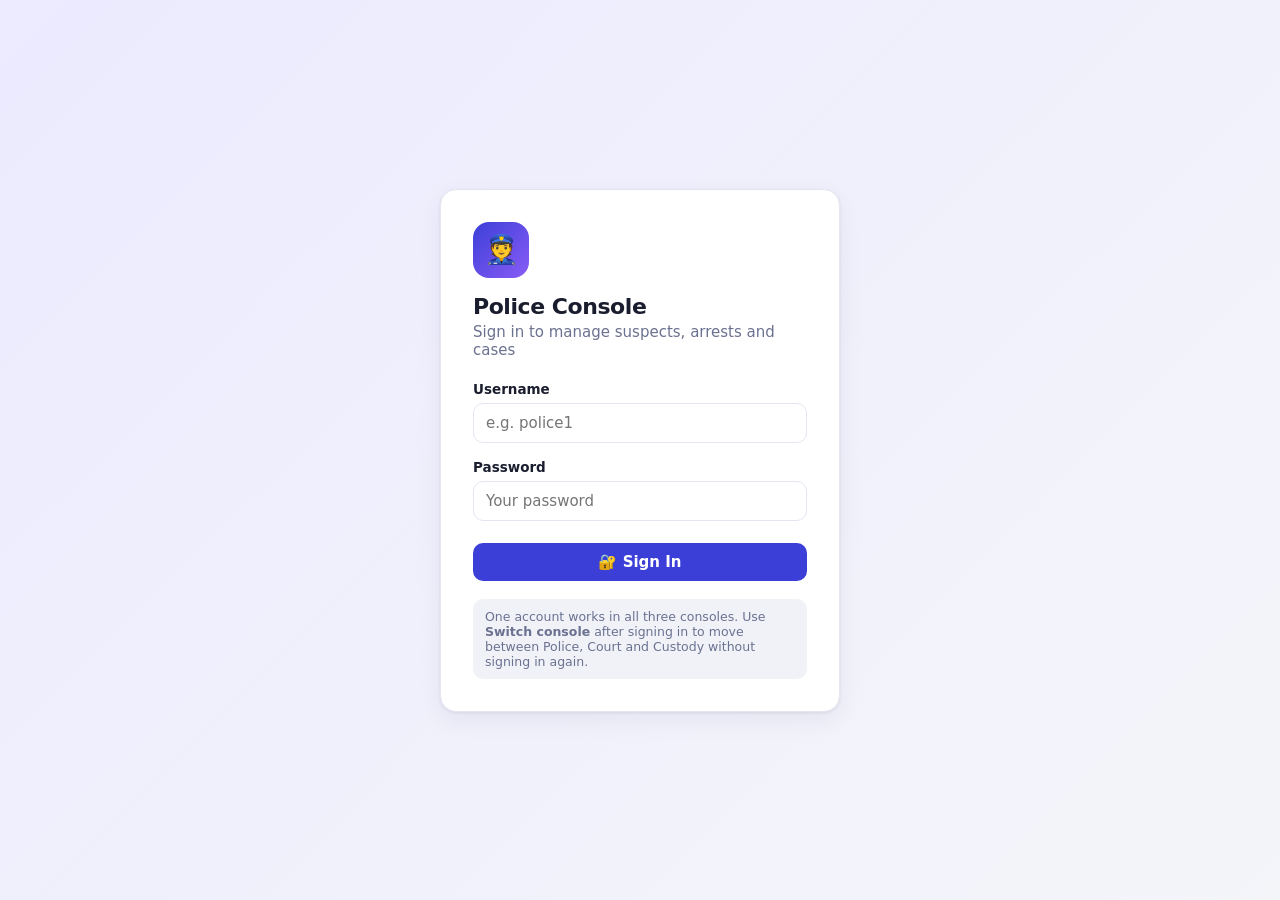
<file: police-service/app/static/index.html>
<!DOCTYPE html>
<html lang="en">
<head>
<meta charset="UTF-8">
<meta name="viewport" content="width=device-width, initial-scale=1">
<title>Police – Police Console</title>
<style>
:root{
  --bg:#f4f5f9;--surface:#fff;--surface2:#f0f2f8;--text:#1a1d2e;--muted:#6b7190;--border:#e3e6f0;
  --brand:#3b3fd8;--brand-d:#2c2fb3;--brand-soft:#ecebff;
  --ok:#0f9d6b;--ok-s:#dcf5ea;--warn:#c27803;--warn-s:#fdf0d5;--bad:#d63b4b;--bad-s:#fde3e6;--info:#1a73e8;--info-s:#e0edff;--grey-s:#e8eaf2;
  --shadow:0 1px 3px rgba(20,24,60,.08),0 8px 24px rgba(20,24,60,.06);
}
@media (prefers-color-scheme:dark){:root{
  --bg:#0f111a;--surface:#181b28;--surface2:#1f2333;--text:#eceefa;--muted:#8d93b3;--border:#2a2f45;
  --brand:#7377ff;--brand-d:#8e91ff;--brand-soft:#252850;
  --ok:#35c995;--ok-s:#123428;--warn:#f0b34a;--warn-s:#3a2d10;--bad:#ff6b7b;--bad-s:#3d1a20;--info:#6aa6ff;--info-s:#15294a;--grey-s:#262a3d;
  --shadow:0 1px 3px rgba(0,0,0,.4),0 8px 24px rgba(0,0,0,.3);
}}
*{box-sizing:border-box;margin:0;padding:0}
body{font-family:Inter,system-ui,-apple-system,"Segoe UI",Roboto,sans-serif;background:var(--bg);color:var(--text);min-height:100vh;font-size:15px}
.hidden{display:none!important}
#app{display:flex;min-height:100vh}
aside{width:270px;background:var(--surface);border-right:1px solid var(--border);padding:22px 14px;display:flex;flex-direction:column;position:sticky;top:0;height:100vh;flex-shrink:0;overflow-y:auto}
.logo{display:flex;align-items:center;gap:12px;padding:0 10px 18px}
.logo .mark{width:40px;height:40px;border-radius:12px;background:linear-gradient(135deg,var(--brand),#8a5cf6);display:grid;place-items:center;color:#fff;font-size:20px}
.logo b{display:block;font-size:16px}.logo small{color:var(--muted);font-size:12px}
.menu-label{font-size:11px;letter-spacing:.08em;text-transform:uppercase;color:var(--muted);padding:14px 12px 6px}
nav button{width:100%;display:flex;align-items:center;gap:12px;padding:10px 12px;border:0;background:none;color:var(--text);font:inherit;border-radius:10px;cursor:pointer;text-align:left;transition:.15s}
nav button:hover{background:var(--surface2)}
nav button.active{background:var(--brand-soft);color:var(--brand);font-weight:600}
nav .ic{width:22px;text-align:center;font-size:17px}
.side-foot{margin-top:auto;padding:12px;border-radius:12px;background:var(--surface2);font-size:13px}
.side-foot .who{font-weight:600}.side-foot .role{color:var(--muted);font-size:12px;margin-bottom:10px}
.dot{display:inline-block;width:8px;height:8px;border-radius:50%;background:var(--muted);margin-right:6px}
.dot.on{background:var(--ok)}.dot.off{background:var(--bad)}
main{flex:1;padding:30px 36px;min-width:0}
.topbar{display:flex;justify-content:space-between;align-items:flex-start;gap:16px;margin-bottom:24px;flex-wrap:wrap}
h1{font-size:26px;letter-spacing:-.02em}.sub{color:var(--muted);margin-top:4px}
.btn{border:0;border-radius:10px;padding:10px 16px;font:inherit;font-weight:600;cursor:pointer;display:inline-flex;align-items:center;gap:8px;transition:.15s;background:var(--surface2);color:var(--text)}
.btn:hover{filter:brightness(.96);transform:translateY(-1px)}
.btn.primary{background:var(--brand);color:#fff}.btn.primary:hover{background:var(--brand-d)}
.btn.sm{padding:7px 11px;font-size:13px;border-radius:8px}
.btn:disabled{opacity:.4;cursor:not-allowed;transform:none}
.grid{display:grid;grid-template-columns:repeat(auto-fit,minmax(180px,1fr));gap:16px;margin-bottom:24px}
.card{background:var(--surface);border:1px solid var(--border);border-radius:16px;padding:20px;box-shadow:var(--shadow)}
.stat .n{font-size:32px;font-weight:700;letter-spacing:-.02em;margin-top:6px}
.stat .l{color:var(--muted);font-size:13px;display:flex;gap:8px;align-items:center}
.stat .bar{height:4px;border-radius:4px;margin-top:12px}
.qa{display:grid;grid-template-columns:repeat(auto-fit,minmax(210px,1fr));gap:14px}
.qa button{text-align:left;padding:18px;border-radius:14px;border:1px solid var(--border);background:var(--surface);cursor:pointer;font:inherit;color:var(--text);transition:.15s;box-shadow:var(--shadow)}
.qa button:hover{border-color:var(--brand);transform:translateY(-2px)}
.qa .ic{font-size:24px;display:block;margin-bottom:10px}.qa b{display:block}.qa span.d{color:var(--muted);font-size:13px}
h2{font-size:17px;margin:26px 0 14px}
.toolbar{display:flex;gap:10px;margin-bottom:16px;flex-wrap:wrap}
input,select,textarea{font:inherit;color:var(--text);background:var(--surface);border:1px solid var(--border);border-radius:10px;padding:10px 12px;width:100%;outline:none}
input:focus,select:focus,textarea:focus{border-color:var(--brand);box-shadow:0 0 0 3px var(--brand-soft)}
.toolbar input{max-width:320px}.toolbar select{max-width:230px}
.tbl{overflow-x:auto;padding:0}
table{width:100%;border-collapse:collapse}
th{text-align:left;font-size:12px;text-transform:uppercase;letter-spacing:.06em;color:var(--muted);padding:14px 16px;border-bottom:1px solid var(--border);white-space:nowrap}
td{padding:14px 16px;border-bottom:1px solid var(--border);vertical-align:middle}
tr:last-child td{border-bottom:0}tbody tr:hover{background:var(--surface2)}
.name{font-weight:600}.mut{color:var(--muted);font-size:13px}
.badge{display:inline-block;padding:4px 10px;border-radius:99px;font-size:12px;font-weight:600;white-space:nowrap}
.b-RECEIVED{background:var(--info-s);color:var(--info)}.b-HEARING_SCHEDULED{background:var(--brand-soft);color:var(--brand)}
.b-ON_BAIL{background:var(--warn-s);color:var(--warn)}.b-ON_REMAND{background:var(--grey-s);color:var(--text)}
.b-SENTENCED{background:var(--bad-s);color:var(--bad)}.b-CLOSED{background:var(--ok-s);color:var(--ok)}
.acts{display:flex;gap:6px;flex-wrap:wrap}
.empty{text-align:center;padding:50px 20px;color:var(--muted)}.empty .ic{font-size:38px;display:block;margin-bottom:8px}
.form-card{max-width:680px}
label{display:block;font-weight:600;font-size:13.5px;margin:16px 0 6px}label:first-child{margin-top:0}
.row2{display:grid;grid-template-columns:1fr 1fr;gap:12px}
.hint{font-size:12.5px;color:var(--muted);margin-top:5px}
.seg{display:grid;grid-template-columns:1fr 1fr;gap:10px}
.seg label{margin:0;border:1.5px solid var(--border);border-radius:12px;padding:14px;cursor:pointer;font-weight:600;display:flex;gap:10px;align-items:center}
.seg input{width:auto}.seg label:has(input:checked){border-color:var(--brand);background:var(--brand-soft)}
.casebox{background:var(--surface2);border-radius:12px;padding:14px 16px;margin-bottom:6px}
.notice{background:var(--warn-s);color:var(--warn);border-radius:10px;padding:11px 14px;font-size:13.5px;margin-top:14px}
.modal-bg{position:fixed;inset:0;background:rgba(10,12,30,.55);display:none;place-items:center;z-index:50;padding:20px;backdrop-filter:blur(3px)}
.modal-bg.open{display:grid}
.modal{background:var(--surface);border-radius:18px;padding:26px;width:100%;max-width:520px;box-shadow:0 20px 60px rgba(0,0,0,.35);max-height:92vh;overflow:auto}
.modal.wide{max-width:720px}
.modal h3{font-size:19px;margin-bottom:16px}
.modal .foot{display:flex;justify-content:flex-end;gap:10px;margin-top:22px;flex-wrap:wrap}
.kv{display:grid;grid-template-columns:150px 1fr;gap:8px 14px;font-size:14px}.kv dt{color:var(--muted)}
.sect{font-size:12px;text-transform:uppercase;letter-spacing:.07em;color:var(--muted);margin:20px 0 8px}
.chip{display:inline-block;background:var(--surface2);border-radius:8px;padding:6px 10px;margin:0 6px 6px 0;font-size:13px}
.timeline{list-style:none}
.timeline li{display:flex;gap:14px;padding:12px 0;border-bottom:1px solid var(--border)}
.timeline li:last-child{border:0}
.tl-ic{width:36px;height:36px;border-radius:10px;display:grid;place-items:center;background:var(--brand-soft);flex-shrink:0;font-size:16px}
.charge-row{display:grid;grid-template-columns:1fr 1fr auto;gap:8px;margin-bottom:8px}
.toast-wrap{position:fixed;right:20px;bottom:20px;display:flex;flex-direction:column;gap:10px;z-index:100}
.toast{background:var(--text);color:var(--bg);padding:13px 18px;border-radius:12px;box-shadow:var(--shadow);font-weight:500;animation:in .25s;max-width:380px}
.toast.err{background:var(--bad);color:#fff}.toast.ok{background:var(--ok);color:#fff}
@keyframes in{from{opacity:0;transform:translateY(10px)}}
/* login */
#login{min-height:100vh;display:grid;place-items:center;padding:20px;background:linear-gradient(135deg,var(--brand-soft),var(--bg))}
#login .card{width:100%;max-width:400px;padding:32px}
#login .mark{width:56px;height:56px;border-radius:16px;background:linear-gradient(135deg,var(--brand),#8a5cf6);display:grid;place-items:center;color:#fff;font-size:28px;margin-bottom:16px}
.demo{margin-top:18px;font-size:12.5px;color:var(--muted);background:var(--surface2);border-radius:10px;padding:10px 12px}
.mobile-bar{display:none}
@media(max-width:860px){
  #app{flex-direction:column}
  aside{position:fixed;left:-290px;z-index:40;transition:.25s;height:100vh}aside.open{left:0}
  main{padding:20px 16px}.row2{grid-template-columns:1fr}.kv{grid-template-columns:1fr}
  .mobile-bar{display:flex;align-items:center;gap:12px;padding:12px 16px;background:var(--surface);border-bottom:1px solid var(--border);position:sticky;top:0;z-index:30}
}

/* ---- shared additions: one look for all three consoles ---- */
.b-OPEN{background:var(--info-s);color:var(--info)}.b-REFERRED{background:var(--brand-soft);color:var(--brand)}
.b-REMAND{background:var(--grey-s);color:var(--text)}.b-CONVICTED{background:var(--bad-s);color:var(--bad)}
.b-TRANSFERRED{background:var(--warn-s);color:var(--warn)}.b-RELEASED{background:var(--ok-s);color:var(--ok)}
.b-OK{background:var(--ok-s);color:var(--ok)}.b-FAILED{background:var(--bad-s);color:var(--bad)}.b-NONE{background:var(--grey-s);color:var(--muted)}
.svc-links a{display:flex;align-items:center;gap:12px;padding:9px 12px;border-radius:10px;color:var(--text);text-decoration:none;font-size:14px;transition:.15s}
.svc-links a:hover{background:var(--surface2)}.svc-links a.me{color:var(--brand);font-weight:600}
.svc-links .ic{width:22px;text-align:center;font-size:16px}
.svc-links .dot{margin:0 0 0 auto}
.flow{display:flex;align-items:stretch;gap:10px;margin-bottom:24px;flex-wrap:wrap}
.flow .st{flex:1;min-width:170px;background:var(--surface);border:1px solid var(--border);border-radius:14px;padding:14px 16px;box-shadow:var(--shadow);display:flex;gap:12px;align-items:center}
.flow .st.me{border-color:var(--brand);background:var(--brand-soft)}
.flow .st .ic{font-size:24px}.flow .st b{display:block;font-size:14px}.flow .st span{color:var(--muted);font-size:12.5px}
.flow .ar{display:grid;place-items:center;color:var(--muted);font-size:18px}
.journey{display:grid;grid-template-columns:repeat(3,minmax(0,1fr));gap:12px}
.journey .col{background:var(--surface2);border-radius:14px;padding:14px;min-width:0}
.journey .col h4{font-size:13px;text-transform:uppercase;letter-spacing:.06em;color:var(--muted);margin-bottom:10px;display:flex;gap:8px;align-items:center}
.journey .col .kv{grid-template-columns:auto minmax(0,1fr);gap:6px 10px;font-size:13px}.journey .col dd{overflow-wrap:anywhere;min-width:0}
.journey .err{font-size:13px;color:var(--warn)}
.progress{height:8px;border-radius:8px;background:var(--grey-s);overflow:hidden;margin-top:8px}.progress i{display:block;height:100%;background:linear-gradient(90deg,var(--brand),#8a5cf6)}
.syncrow{display:flex;align-items:center;gap:10px;flex-wrap:wrap;margin-top:6px}
.steps{display:flex;gap:8px;margin-bottom:18px;flex-wrap:wrap}.steps span{padding:6px 12px;border-radius:99px;background:var(--surface2);font-size:13px;color:var(--muted);font-weight:600}
.steps span.on{background:var(--brand-soft);color:var(--brand)}
.form-card h3{font-size:15px;margin:22px 0 2px}.form-card h3:first-child{margin-top:0}
@media(max-width:860px){.journey{grid-template-columns:1fr}.flow .ar{transform:rotate(90deg);width:100%}}
.svc-links{margin-bottom:18px}

.grid{grid-template-columns:repeat(auto-fit,minmax(140px,1fr))}
.form-card .row2>div>label:first-child{margin-top:16px}.form-card>.row2:first-child>div>label:first-child{margin-top:0}

</style>
</head>
<body>

<!-- ============ SIGN IN ============ -->
<div id="login">
  <div class="card">
    <div class="mark">👮</div>
    <h1 style="font-size:22px">Police Console</h1>
    <div class="sub" style="margin-bottom:22px">Sign in to manage suspects, arrests and cases</div>
    <label>Username</label><input id="lu" autocomplete="username" placeholder="e.g. police1">
    <label>Password</label><input id="lp" type="password" autocomplete="current-password" placeholder="Your password">
    <button class="btn primary" id="lbtn" style="width:100%;justify-content:center;margin-top:22px">🔐 Sign In</button>
    <div class="demo">One account works in all three consoles. Use <b>Switch console</b> after signing in to move between Police, Court and Custody without signing in again.</div>
  </div>
</div>

<!-- ============ MAIN APP ============ -->
<div id="app" class="hidden">
  <div class="mobile-bar"><button class="btn sm" onclick="document.querySelector('aside').classList.toggle('open')">☰ Menu</button><b>Police Console</b></div>
  <aside>
    <div class="logo"><div class="mark">👮</div><div><b>Police Service</b><small>Suspects, Arrests &amp; Cases</small></div></div>
    <nav id="nav"></nav>
    <div class="menu-label">Switch console</div>
    <div class="svc-links" id="svcLinks"></div>
    <div class="side-foot">
      <div class="who" id="who"></div><div class="role" id="role"></div>
      <div style="margin-bottom:10px"><span class="dot" id="dot"></span><span id="svcStatus">Checking…</span></div>
      <button class="btn sm" style="width:100%;justify-content:center" onclick="logout()">🚪 Sign Out</button>
    </div>
  </aside>
  <main id="main"></main>
</div>

<div class="modal-bg" id="modalBg"><div class="modal" id="modal"></div></div>
<div class="toast-wrap" id="toasts"></div>

<script>
const ME='police';
/* ===== Shared console core (identical in the Police, Court and Custody consoles) =====
   Each page defines before this file:  ME  (police | judiciary | correctional)
   and after it: navItems(), VIEWS, loadFor(view) and its own screens. */
const $=s=>document.querySelector(s);
const SVC={
  police:{port:8001,name:'Police Console',org:'Royal Eswatini Police',icon:'👮',does:'Arrest, charge & refer'},
  judiciary:{port:8002,name:'Court Console',org:'Judiciary',icon:'⚖️',does:'Hear, decide & sentence'},
  correctional:{port:8003,name:'Custody Console',org:'Correctional Services',icon:'🏛️',does:'Admit, hold & release'}};
const ONHTTP=location.protocol.startsWith('http');
const HOST=ONHTTP?location.hostname:'localhost';
// Locally the services are localhost:8001-8003. In GitHub Codespaces each port has its
// own address (name-8001.app.github.dev), so swap the port inside the host name instead.
const CODESPACE=/-800[123]\./.test(HOST);
const baseOf=k=>CODESPACE?`https://${HOST.replace(/-800[123]\./,`-${SVC[k].port}.`)}`:`http://${HOST}:${SVC[k].port}`;
const API=ONHTTP?'':baseOf(ME);
const SKEY='jas-'+ME;
let TOKEN=null, USER=null, view='dashboard';

/* ---- labels shared by all consoles (same words for the same status everywhere) ---- */
const COURT={RECEIVED:'Awaiting Hearing',HEARING_SCHEDULED:'Hearing Scheduled',ON_BAIL:'Out on Bail',ON_REMAND:'Held in Custody',SENTENCED:'Sentenced',CLOSED:'Case Closed'};
const POLICE={OPEN:'Open Investigation',REFERRED:'Referred to Court',CLOSED:'Case Closed'};
const CUSTODY={REMAND:'On Remand',CONVICTED:'Serving Sentence',TRANSFERRED:'Transferred',RELEASED:'Released'};
const RELEASE={SENTENCE_COMPLETED:'Sentence completed',ACQUITTED:'Acquitted by the court',COURT_ORDER:'Court order',BAIL_GRANTED:'Bail granted by the court'};
const SYNC={OK:'Delivered',FAILED:'Not delivered',NONE:'Nothing sent yet'};
const roleName=r=>({court_officer:'Court Officer',admin:'Administrator',correctional_officer:'Correctional Officer',police_officer:'Police Officer'}[r]||r);

const esc=s=>String(s??'').replace(/[&<>"']/g,c=>({'&':'&amp;','<':'&lt;','>':'&gt;','"':'&quot;',"'":'&#39;'}[c]));
const utc=d=>d&&!/(Z|[+-]\d\d:?\d\d)$/.test(d)?d+'Z':d;           // server times are UTC without a zone
const fmtDate=d=>d?new Date(d).toLocaleString([], {dateStyle:'medium',timeStyle:'short'}):'—';
const fmtDay=d=>d?new Date(d).toLocaleDateString([], {dateStyle:'medium'}):'—';
const money=n=>n==null?'—':'E '+Number(n).toLocaleString([], {minimumFractionDigits:2,maximumFractionDigits:2});
const badge=(s,map)=>s?`<span class="badge b-${esc(s)}">${esc((map||{})[s]||s)}</span>`:'<span class="mut">—</span>';
const syncBadge=s=>badge(s||'NONE',SYNC);
const head=(t,s,right='')=>`<div class="topbar"><div><h1>${t}</h1><div class="sub">${s}</div></div><div>${right}</div></div>`;
const kv=rows=>`<dl class="kv">${rows.filter(r=>r).map(([k,v])=>`<dt>${k}</dt><dd>${v}</dd>`).join('')}</dl>`;
const emptyBox=(ic,msg,hint='')=>`<div class="empty"><span class="ic">${ic}</span>${msg}${hint?`<div class="hint">${hint}</div>`:''}</div>`;

function toast(msg,type=''){const t=document.createElement('div');t.className='toast '+type;t.textContent=msg;$('#toasts').append(t);setTimeout(()=>t.remove(),5000)}

async function api(path,method='GET',body){
  const headers={};if(body)headers['Content-Type']='application/json';if(TOKEN)headers.Authorization='Bearer '+TOKEN;
  let r;try{r=await fetch(API+path,{method,headers,body:body?JSON.stringify(body):undefined})}
  catch{throw new Error(`Cannot reach the ${SVC[ME].org} service. Is it running on port ${SVC[ME].port}?`)}
  let data=null;try{data=await r.json()}catch{}
  if(r.status===401&&TOKEN){logout('Your session has expired. Please sign in again.');throw new Error('Session expired')}
  if(r.status===403)throw new Error(data?.message||'Your role is not allowed to do this here.');
  if(!r.ok)throw new Error(data?.message||('Request failed ('+r.status+')'));
  return data;
}

/* ---------- Sign in / out (the same accounts work in every console) ---------- */
async function login(){
  const username=$('#lu').value.trim(),password=$('#lp').value;
  if(!username||!password)return toast('Enter your username and password.','err');
  $('#lbtn').disabled=true;
  try{
    const r=await api('/auth/login','POST',{username,password});
    setSession(r.access_token,{username,role:r.role});start();
  }catch(e){toast(e.message,'err')}finally{$('#lbtn').disabled=false}
}
function setSession(t,u){TOKEN=t;USER=u;try{sessionStorage.setItem(SKEY,JSON.stringify({TOKEN,USER}))}catch{}}
function logout(msg){
  TOKEN=null;USER=null;try{sessionStorage.removeItem(SKEY)}catch{}
  $('#app').classList.add('hidden');$('#login').classList.remove('hidden');$('#lp').value='';
  if(msg)toast(msg,'err');
}
$('#lbtn').onclick=login;$('#lp').onkeydown=e=>{if(e.key==='Enter')login()};

function start(){
  $('#login').classList.add('hidden');$('#app').classList.remove('hidden');
  $('#who').textContent=USER.username;$('#role').textContent=roleName(USER.role);
  const items=navItems();
  $('#nav').innerHTML=items.map(i=>i.length===1?`<div class="menu-label">${i[0]}</div>`:`<button data-v="${i[0]}"><span class="ic">${i[1]}</span>${i[2]}</button>`).join('');
  document.querySelectorAll('#nav button').forEach(b=>b.onclick=()=>go(b.dataset.v));
  drawSwitcher();go('dashboard');
}

/* ---------- Navigation ---------- */
async function go(v,...args){
  view=v;
  document.querySelectorAll('#nav button').forEach(b=>b.classList.toggle('active',b.dataset.v===v));
  document.querySelector('aside').classList.remove('open');
  try{await loadFor(v)}
  catch(e){if(TOKEN){$('#main').innerHTML=head(SVC[ME].name,'')+`<div class="card">${emptyBox('🚫',esc(e.message))}</div>`}return}
  VIEWS[v](...args);
}

/* ---------- Modals ---------- */
function openModal(html,wide){$('#modal').className='modal'+(wide?' wide':'');$('#modal').innerHTML=html;$('#modalBg').classList.add('open')}
function closeModal(){$('#modalBg').classList.remove('open')}
$('#modalBg').onclick=e=>{if(e.target.id==='modalBg')closeModal()};
document.addEventListener('keydown',e=>{if(e.key==='Escape')closeModal()});
async function submit(btn,fn,msg){
  btn.disabled=true;
  try{const r=await fn();closeModal();toast(typeof msg==='function'?msg(r):msg,'ok');await go(view);return r}
  catch(e){toast(e.message,'err');btn.disabled=false}
}

/* ---------- The process strip: where this console sits in the justice chain ---------- */
function flowStrip(){
  const order=['police','judiciary','correctional'];
  return `<div class="flow">${order.map((k,i)=>`${i?'<div class="ar">⇄</div>':''}<div class="st ${k===ME?'me':''}"><span class="ic">${SVC[k].icon}</span><div><b>${SVC[k].org}</b><span>${SVC[k].does}</span></div></div>`).join('')}</div>`;
}

/* ---------- Switch console: carry the sign-in across (one shared JWT secret) ---------- */
function drawSwitcher(){
  $('#svcLinks').innerHTML=['police','judiciary','correctional'].map(k=>
    `<a href="#" data-k="${k}" class="${k===ME?'me':''}"><span class="ic">${SVC[k].icon}</span>${SVC[k].name}<span class="dot" id="dot-${k}"></span></a>`).join('');
  document.querySelectorAll('#svcLinks a').forEach(a=>a.onclick=e=>{
    e.preventDefault();const k=a.dataset.k;if(k===ME)return;
    const target=baseOf(k)+'/ui';
    location.href=TOKEN?`${target}#sso=${encodeURIComponent(TOKEN)}&u=${encodeURIComponent(USER.username)}&r=${encodeURIComponent(USER.role)}`:target;
  });
  pingAll();
}
function takeSso(){
  if(!location.hash.startsWith('#sso='))return false;
  const p=new URLSearchParams(location.hash.slice(1));
  history.replaceState(null,'',location.pathname+location.search);       // never leave the token in the address bar
  const t=p.get('sso');
  try{
    const claims=JSON.parse(atob(t.split('.')[1].replace(/-/g,'+').replace(/_/g,'/')));
    if(!claims.exp||claims.exp*1000<Date.now())return false;
    setSession(t,{username:claims.sub||p.get('u'),role:claims.role||p.get('r')});return true;
  }catch{return false}
}

/* ---------- Service status ---------- */
async function pingOne(k){
  try{const r=await fetch((k===ME?API:baseOf(k))+'/');if(!r.ok)throw 0;return true}catch{return false}
}
async function pingAll(){
  for(const k of ['police','judiciary','correctional']){
    const ok=await pingOne(k);const d=$('#dot-'+k);if(d)d.className='dot '+(ok?'on':'off');
    if(k===ME){$('#dot').className='dot '+(ok?'on':'off');$('#svcStatus').textContent=ok?'Service online':'Service unreachable'}
  }
}
setInterval(pingAll,15000);

/* ---------- Audit (admin) ---------- */
function auditView(icons,what){
  $('#main').innerHTML=head('Activity History',`Every action recorded in the ${what} database, newest first.`)+`<div class="card" id="al">Loading…</div>`;
  api('/audit-logs?limit=200').then(logs=>{
    $('#al').innerHTML=logs.length?`<ul class="timeline">`+logs.map(l=>{const [i,t]=icons[l.action]||['📝',l.action.replace(/_/g,' ').toLowerCase()];
      return `<li><div class="tl-ic">${i}</div><div><b>${esc(t)}</b> · ${esc(l.record_id||'')}<div class="mut">${esc(l.username)} (${esc(roleName(l.role))}) · ${fmtDate(utc(l.time||l.timestamp))}</div></div></li>`}).join('')+`</ul>`:
      emptyBox('🧾','No activity recorded yet.');
  }).catch(e=>{$('#al').innerHTML=emptyBox('🚫','Could not load history: '+esc(e.message))});
}

/* ---------- Boot: restore the session after a refresh or a console switch ---------- */
function boot(){
  if(takeSso())return start();
  try{const s=JSON.parse(sessionStorage.getItem(SKEY)||'null');if(s?.TOKEN){TOKEN=s.TOKEN;USER=s.USER;return start()}}catch{}
  pingAll();
}

/* ===================== Police Console (Police, port 8001) ===================== */
let SUSPECTS=[], ARRESTS=[], CASES=[], filter={q:'',s:''};
const STATUS=POLICE;
const canAct=()=>USER&&['police_officer','admin'].includes(USER.role);
const byId=id=>CASES.find(c=>c.case_id===id);
const suspectOf=id=>SUSPECTS.find(s=>s.suspect_id===id);
const arrestOf=id=>ARRESTS.find(a=>a.arrest_id===id);
const caseOfArrest=id=>CASES.find(c=>c.arrest_id===id);

function navItems(){
  const items=[['Overview'],['dashboard','🏠','Dashboard'],['Records'],['cases','📂','All Police Cases'],['suspects','🧑','Suspects'],['arrests','🚨','Arrests']];
  if(canAct())items.push(['Actions'],['book','➕','Process a New Arrest'],['refer','📤','Refer a Case to Court']);
  items.push(['Follow Up'],['track','🧭','Track a Case']);
  if(USER.role==='admin')items.push(['Admin'],['audit','🧾','Activity History']);
  return items;
}
async function loadFor(v){
  if(v==='audit')return;
  [SUSPECTS,ARRESTS,CASES]=await Promise.all([api('/suspects'),api('/arrests'),api('/cases')]);
}

/* ---------- Dashboard ---------- */
function dashboard(){
  const n=s=>CASES.filter(c=>c.status===s).length;
  const custody=CASES.filter(c=>c.inmate_id&&['ON_REMAND','SENTENCED'].includes(c.court_status)).length;
  const stats=[['Suspects on Record',SUSPECTS.length,'🧑','var(--brand)'],['Arrests',ARRESTS.length,'🚨','var(--info)'],['Open Investigations',n('OPEN'),'🔎','var(--info)'],
    ['Referred to Court',n('REFERRED'),'📤','var(--brand)'],['In Custody',custody,'🔒','var(--muted)'],['Cases Closed',n('CLOSED'),'✅','var(--ok)']];
  const recent=CASES.slice(0,5);
  const qa=canAct()?`<h2>What would you like to do?</h2><div class="qa">
    <button onclick="go('book')"><span class="ic">🚨</span><b>Process a New Arrest</b><span class="d">Suspect, arrest, case and charges in one go</span></button>
    <button onclick="go('suspects')"><span class="ic">🧑</span><b>Arrest a Known Suspect</b><span class="d">Record a new arrest for someone on file</span></button>
    <button onclick="go('refer')"><span class="ic">📤</span><b>Refer to Court</b><span class="d">Send a charged case to the Judiciary</span></button>
    <button onclick="go('track')"><span class="ic">🧭</span><b>Track a Case</b><span class="d">See court and custody progress live</span></button></div>`:'';
  $('#main').innerHTML=head('Welcome, '+esc(USER.username),'Here is what is happening across police cases.',
    canAct()?`<button class="btn primary" onclick="go('book')">➕ Process a New Arrest</button>`:'')+flowStrip()+
  `<div class="grid">${stats.map(s=>`<div class="card stat"><div class="l">${s[2]} ${s[0]}</div><div class="n">${s[1]}</div><div class="bar" style="background:${s[3]};opacity:.7"></div></div>`).join('')}</div>${qa}
  <h2>Most Recent Cases</h2><div class="card tbl">${caseTable(recent)}</div>`;
}

/* ---------- Cases ---------- */
function caseActions(c){
  return `<div class="acts">
    <button class="btn sm" onclick="openCaseFile('${esc(c.case_id)}')">📄 View Case File</button>
    ${canAct()&&c.status==='OPEN'?`<button class="btn sm" onclick="openCharge('${esc(c.case_id)}')">➕ Add Charge</button>`:''}
    ${canAct()&&c.status==='OPEN'&&c.charges.length?`<button class="btn sm primary" onclick="openRefer('${esc(c.case_id)}')">📤 Refer to Court</button>`:''}
    ${c.court_case_id?`<button class="btn sm" onclick="openTrack('${esc(c.case_id)}')">🧭 Track</button>`:''}
  </div>`;
}
function caseTable(list){
  if(!list.length)return emptyBox('📂','No cases to show yet.');
  return `<table><thead><tr><th>Case</th><th>Suspect</th><th>Charges</th><th>Police Status</th><th>Court</th><th>Actions</th></tr></thead><tbody>`+
  list.map(c=>`<tr>
    <td><div class="name">${esc(c.case_id)}</div><div class="mut">Arrest ${esc(c.arrest_id)}</div></td>
    <td class="name">${esc(c.suspect_name||c.suspect_id)}<div class="mut">ID ${esc(c.national_id||'—')}</div></td>
    <td style="max-width:200px">${c.charges.length?esc(c.charges.map(x=>x.offence).join(', ')):'<span class="mut">No charges yet</span>'}</td>
    <td>${badge(c.status,STATUS)}</td>
    <td>${c.court_case_id?`<div class="name">${esc(c.court_case_id)}</div>${c.court_status?badge(c.court_status,COURT):''}`:'<span class="mut">Not referred</span>'}${c.inmate_id?`<div class="mut">Inmate ${esc(c.inmate_id)}</div>`:''}</td>
    <td>${caseActions(c)}</td></tr>`).join('')+`</tbody></table>`;
}
function cases(){
  $('#main').innerHTML=head('All Police Cases','Search, filter and act on every case the police have opened.',
    canAct()?`<button class="btn primary" onclick="go('book')">➕ Process a New Arrest</button>`:'')+
  `<div class="toolbar"><input id="q" placeholder="🔍 Search by name, ID, case number or charge…" value="${esc(filter.q)}">
   <select id="fs"><option value="">All statuses</option>${Object.entries(STATUS).map(([k,v])=>`<option value="${k}" ${filter.s===k?'selected':''}>${v}</option>`).join('')}</select></div>
   <div class="card tbl" id="tbl"></div>`;
  const draw=()=>{
    filter.q=$('#q').value;filter.s=$('#fs').value;const q=filter.q.toLowerCase();
    $('#tbl').innerHTML=caseTable(CASES.filter(c=>(!filter.s||c.status===filter.s)&&(!q||[c.case_id,c.court_case_id,c.suspect_name,c.national_id,c.inmate_id,...c.charges.map(x=>x.offence)].join(' ').toLowerCase().includes(q))));
  };
  $('#q').oninput=draw;$('#fs').onchange=draw;draw();
}

/* ---------- Suspects & arrests ---------- */
function suspects(){
  $('#main').innerHTML=head('Suspects','Everyone registered by the police. One record per national ID, shared by all three services.',
    canAct()?`<button class="btn primary" onclick="go('book')">➕ Process a New Arrest</button>`:'')+
  `<div class="toolbar"><input id="q" placeholder="🔍 Search by name or national ID…"></div><div class="card tbl" id="tbl"></div>`;
  const draw=()=>{const q=$('#q').value.toLowerCase();const list=SUSPECTS.filter(s=>!q||[s.suspect_id,s.full_name,s.national_id,s.address].join(' ').toLowerCase().includes(q));
    $('#tbl').innerHTML=list.length?`<table><thead><tr><th>Suspect</th><th>National ID</th><th>Born</th><th>Address</th><th>Cases</th><th>Actions</th></tr></thead><tbody>`+
    list.map(s=>{const cs=CASES.filter(c=>c.suspect_id===s.suspect_id);return `<tr><td><div class="name">${esc(s.full_name)}</div><div class="mut">${esc(s.suspect_id)}</div></td>
      <td>${esc(s.national_id)}</td><td>${fmtDay(s.date_of_birth)}</td><td>${esc(s.address)}</td>
      <td>${cs.length?cs.map(c=>`<div>${esc(c.case_id)} ${badge(c.status,STATUS)}</div>`).join(''):'<span class="mut">None</span>'}</td>
      <td>${canAct()?`<button class="btn sm" onclick="openArrest('${esc(s.suspect_id)}')">🚨 Record Arrest</button>`:''}</td></tr>`}).join('')+`</tbody></table>`:emptyBox('🧑','No suspects match.')};
  $('#q').oninput=draw;draw();
}
function arrests(){
  $('#main').innerHTML=head('Arrests','Every arrest on record. An arrest becomes a case once charges are prepared.')+
  `<div class="card tbl">${ARRESTS.length?`<table><thead><tr><th>Arrest</th><th>Suspect</th><th>When &amp; Where</th><th>Officer</th><th>Case</th><th></th></tr></thead><tbody>`+
   ARRESTS.map(a=>{const s=suspectOf(a.suspect_id),c=caseOfArrest(a.arrest_id);return `<tr><td class="name">${esc(a.arrest_id)}</td>
   <td>${esc(s?s.full_name:a.suspect_id)}</td><td>${fmtDate(a.arrest_date)}<div class="mut">${esc(a.location)}</div></td><td>${esc(a.arresting_officer)}</td>
   <td>${c?`${esc(c.case_id)} ${badge(c.status,STATUS)}`:'<span class="mut">No case yet</span>'}</td>
   <td style="text-align:right">${!c&&canAct()?`<button class="btn sm primary" onclick="openNewCase('${esc(a.arrest_id)}')">📂 Open Case</button>`:''}</td></tr>`}).join('')+`</tbody></table>`:emptyBox('🚨','No arrests recorded yet.')}</div>`;
}

/* ---------- Process a new arrest (suspect -> arrest -> case -> charges [-> refer]) ---------- */
function chargeRow(){return `<div class="charge-row"><input class="co" placeholder="Offence (e.g. Theft)"><input class="cs" placeholder="Statute (e.g. Theft Act s.4)"><button class="btn sm" type="button" onclick="this.parentElement.remove()">✖</button></div>`}
const nowLocal=()=>{const d=new Date();d.setMinutes(d.getMinutes()-d.getTimezoneOffset());return d.toISOString().slice(0,16)};
function book(){
  $('#main').innerHTML=head('Process a New Arrest','Register the suspect, record the arrest, open the case and lay the charges in one step.')+
  `<div class="card form-card">
    <div class="steps"><span class="on">1 · Suspect</span><span class="on">2 · Arrest</span><span class="on">3 · Charges</span><span>4 · Court (optional)</span></div>
    <h3>🧑 Suspect</h3>
    <div class="seg" style="margin-top:10px"><label><input type="radio" name="sk" value="new" checked> New suspect</label><label><input type="radio" name="sk" value="old" ${SUSPECTS.length?'':'disabled'}> Already on record</label></div>
    <div id="sNew"><div class="row2"><div><label>Full name</label><input id="fn" placeholder="e.g. Sibusiso Dlamini"></div><div><label>National ID</label><input id="ni" placeholder="13 digits"></div></div>
      <div class="row2"><div><label>Date of birth</label><input id="dob" type="date"></div><div><label>Gender</label><select id="gd"><option value="">Not stated</option><option>male</option><option>female</option><option>other</option></select></div></div>
      <label>Address</label><input id="ad" placeholder="Where the suspect lives"></div>
    <div id="sOld" class="hidden"><label>Suspect</label><select id="sid">${SUSPECTS.map(s=>`<option value="${esc(s.suspect_id)}">${esc(s.full_name)} · ${esc(s.national_id)}</option>`).join('')}</select></div>
    <h3>🚨 Arrest</h3>
    <div class="row2"><div><label>Date &amp; time of arrest</label><input id="adt" type="datetime-local" value="${nowLocal()}"></div><div><label>Location</label><input id="loc" placeholder="e.g. Manzini Central"></div></div>
    <label>Arresting officer</label><input id="ao" placeholder="Leave blank to use ${esc(USER.username)}">
    <h3>📂 Case &amp; charges</h3>
    <label>Case summary</label><textarea id="sm" rows="2" placeholder="Short description of what happened"></textarea>
    <label>Charges</label><div id="charges">${chargeRow()}</div>
    <button class="btn sm" type="button" onclick="document.getElementById('charges').insertAdjacentHTML('beforeend',chargeRow())">➕ Add Another Charge</button>
    <label style="display:flex;gap:10px;align-items:center;font-weight:500;margin-top:18px"><input type="checkbox" id="rf" style="width:auto"> Refer the case to court straight away (sends it to the Judiciary service)</label>
    <div style="margin-top:22px;display:flex;gap:10px"><button class="btn primary" id="sv">💾 Save</button><button class="btn" onclick="go('cases')">Cancel</button></div>
  </div>`;
  document.querySelectorAll('[name=sk]').forEach(r=>r.onchange=()=>{const old=document.querySelector('[name=sk]:checked').value==='old';$('#sNew').classList.toggle('hidden',old);$('#sOld').classList.toggle('hidden',!old)});
  $('#sv').onclick=async()=>{
    const old=document.querySelector('[name=sk]:checked').value==='old';
    const sus={full_name:$('#fn').value.trim(),national_id:$('#ni').value.trim(),date_of_birth:$('#dob').value,gender:$('#gd').value||null,address:$('#ad').value.trim()};
    const ch=[...document.querySelectorAll('.charge-row')].map(r=>({offence:r.querySelector('.co').value.trim(),statute:r.querySelector('.cs').value.trim()||null})).filter(c=>c.offence);
    if(!old&&(!sus.full_name||!sus.national_id||!sus.date_of_birth||!sus.address))return toast('Fill in the suspect’s name, national ID, date of birth and address.','err');
    if(!$('#adt').value||!$('#loc').value.trim())return toast('Enter when and where the arrest happened.','err');
    if(!ch.length)return toast('Add at least one charge.','err');
    $('#sv').disabled=true;let step='registering the suspect';
    try{
      const suspect_id=old?$('#sid').value:(await api('/suspects','POST',sus)).suspect_id;
      step='recording the arrest';
      const arr=await api('/arrests','POST',{suspect_id,arrest_date:$('#adt').value,location:$('#loc').value.trim(),arresting_officer:$('#ao').value.trim()||null});
      step='opening the case';
      const cs=await api('/cases','POST',{arrest_id:arr.arrest_id,summary:$('#sm').value.trim()||null});
      step='adding the charges';
      for(const c of ch)await api(`/cases/${cs.case_id}/charges`,'POST',c);
      let msg=`Case ${cs.case_id} opened with ${ch.length} charge${ch.length>1?'s':''}.`;
      if($('#rf').checked){step='referring the case to court';const r=await api(`/cases/${cs.case_id}/refer`,'POST');msg+=` Referred to court as ${r.court_case_id}.`}
      toast(msg,'ok');go('cases');
    }catch(e){toast(`Stopped while ${step}: ${e.message}`,'err');$('#sv').disabled=false;if(step!=='registering the suspect')loadFor('cases').catch(()=>{})}
  };
}

/* ---------- Pickers ---------- */
function referPicker(){
  const ready=CASES.filter(c=>c.status==='OPEN'&&c.charges.length),noCharge=CASES.filter(c=>c.status==='OPEN'&&!c.charges.length);
  $('#main').innerHTML=head('Refer a Case to Court','Choose a charged case. The Judiciary service receives it immediately and returns a court case number.')+
  `<div class="card tbl">${ready.length?`<table><thead><tr><th>Case</th><th>Suspect</th><th>Charges</th><th></th></tr></thead><tbody>`+
   ready.map(c=>`<tr><td class="name">${esc(c.case_id)}</td><td>${esc(c.suspect_name)}</td><td>${esc(c.charges.map(x=>x.offence).join(', '))}</td>
   <td style="text-align:right"><button class="btn primary sm" onclick="openRefer('${esc(c.case_id)}')">📤 Refer to Court</button></td></tr>`).join('')+`</tbody></table>`:
   emptyBox('🎉','No cases are ready to be referred.',noCharge.length?`${noCharge.length} open case${noCharge.length>1?'s need':' needs'} a charge first.`:'')}</div>`;
}
function trackPicker(){
  const list=CASES.filter(c=>c.court_case_id);
  $('#main').innerHTML=head('Track a Case','Follow a referred case through the court and into custody. Live records come straight from the Judiciary and Correctional services.')+
  `<div class="card tbl">${list.length?`<table><thead><tr><th>Case</th><th>Suspect</th><th>Court</th><th>Latest news</th><th></th></tr></thead><tbody>`+
   list.map(c=>`<tr><td class="name">${esc(c.case_id)}<div>${badge(c.status,STATUS)}</div></td><td>${esc(c.suspect_name)}</td>
   <td>${esc(c.court_case_id)}<div>${c.court_status?badge(c.court_status,COURT):''}</div></td><td style="max-width:260px">${esc(c.court_outcome||'—')}<div class="mut">${c.court_updated_at?'Updated '+fmtDate(utc(c.court_updated_at)):''}</div></td>
   <td style="text-align:right"><button class="btn primary sm" onclick="openTrack('${esc(c.case_id)}')">🧭 Track</button></td></tr>`).join('')+`</tbody></table>`:
   emptyBox('🧭','No case has been referred to court yet.')}</div>`;
}

/* ---------- Modals ---------- */
const caseBox=c=>`<div class="casebox"><b>${esc(c.case_id)}</b> — ${esc(c.suspect_name)} ${badge(c.status,STATUS)}<div class="mut">${c.charges.length?esc(c.charges.map(x=>x.offence).join(', ')):'No charges yet'}</div></div>`;
function openCaseFile(id){
  const c=byId(id),s=suspectOf(c.suspect_id)||{},a=arrestOf(c.arrest_id)||{};
  openModal(`<h3>📄 Case File ${esc(c.case_id)} ${badge(c.status,STATUS)}</h3>
  <div class="sect">Suspect</div>${kv([['Full name',esc(s.full_name)],['National ID',esc(s.national_id)],['Date of birth',fmtDay(s.date_of_birth)],['Gender',esc(s.gender||'—')],['Address',esc(s.address)],['Suspect number',esc(c.suspect_id)]])}
  <div class="sect">Arrest</div>${kv([['Arrest number',esc(c.arrest_id)],['When',fmtDate(a.arrest_date)],['Where',esc(a.location)],['Officer',esc(a.arresting_officer)]])}
  <div class="sect">Case</div>${kv([['Opened',fmtDate(utc(c.created_at))+' by '+esc(c.created_by)],c.summary&&['Summary',esc(c.summary)],['Court case',esc(c.court_case_id||'Not referred yet')],
    c.court_status&&['Court status',badge(c.court_status,COURT)],c.court_outcome&&['Latest court news',esc(c.court_outcome)],c.inmate_id&&['Inmate number',esc(c.inmate_id)]])}
  <div class="sect">Charges</div>${c.charges.length?c.charges.map(x=>`<span class="chip"><b>${esc(x.offence)}</b>${x.statute?' · '+esc(x.statute):''} <span class="mut">${esc(x.charge_id)}</span></span>`).join(''):'<div class="mut">No charges laid yet.</div>'}
  <div class="foot">${canAct()&&c.status==='OPEN'?`<button class="btn" onclick="openCharge('${esc(id)}')">➕ Add Charge</button>`:''}
  ${canAct()&&c.status==='OPEN'&&c.charges.length?`<button class="btn primary" onclick="openRefer('${esc(id)}')">📤 Refer to Court</button>`:''}
  ${c.court_case_id?`<button class="btn primary" onclick="openTrack('${esc(id)}')">🧭 Track in Court &amp; Custody</button>`:''}
  <button class="btn" onclick="closeModal()">Close</button></div>`,true);
}
function openArrest(sid){
  const s=suspectOf(sid);
  openModal(`<h3>🚨 Record an Arrest</h3><div class="casebox"><b>${esc(s.full_name)}</b> · ${esc(s.national_id)}<div class="mut">${esc(s.suspect_id)}</div></div>
   <div class="row2"><div><label>Date &amp; time</label><input id="adt" type="datetime-local" value="${nowLocal()}"></div><div><label>Location</label><input id="loc" placeholder="e.g. Manzini Central"></div></div>
   <label>Arresting officer</label><input id="ao" placeholder="Leave blank to use ${esc(USER.username)}">
   <label style="display:flex;gap:10px;align-items:center;font-weight:500"><input type="checkbox" id="oc" checked style="width:auto"> Open a case for this arrest</label>
   <div class="foot"><button class="btn" onclick="closeModal()">Cancel</button><button class="btn primary" id="ok">Record Arrest</button></div>`);
  $('#ok').onclick=()=>{if(!$('#adt').value||!$('#loc').value.trim())return toast('Enter when and where.','err');
    const open=$('#oc').checked;
    submit($('#ok'),async()=>{const a=await api('/arrests','POST',{suspect_id:sid,arrest_date:$('#adt').value,location:$('#loc').value.trim(),arresting_officer:$('#ao').value.trim()||null});
      if(open){const c=await api('/cases','POST',{arrest_id:a.arrest_id});return {a,c}}return {a}},
      r=>`Arrest ${r.a.arrest_id} recorded.`+(r.c?` Case ${r.c.case_id} opened; add the charges next.`:''))};
}
function openNewCase(aid){
  const a=arrestOf(aid),s=suspectOf(a.suspect_id);
  openModal(`<h3>📂 Open a Case</h3><div class="casebox"><b>${esc(a.arrest_id)}</b> — ${esc(s?s.full_name:a.suspect_id)}<div class="mut">${fmtDate(a.arrest_date)} · ${esc(a.location)}</div></div>
   <label>Case summary</label><textarea id="sm" rows="3" placeholder="Short description of what happened"></textarea>
   <div class="foot"><button class="btn" onclick="closeModal()">Cancel</button><button class="btn primary" id="ok">Open Case</button></div>`);
  $('#ok').onclick=()=>submit($('#ok'),()=>api('/cases','POST',{arrest_id:aid,summary:$('#sm').value.trim()||null}),r=>`Case ${r.case_id} opened. Add the charges next.`);
}
function openCharge(id){
  const c=byId(id);
  openModal(`<h3>➕ Add a Charge</h3>${caseBox(c)}
   <div class="row2"><div><label>Offence</label><input id="of" placeholder="e.g. Theft"></div><div><label>Statute</label><input id="stt" placeholder="e.g. Theft Act section 4"></div></div>
   <div class="hint">Charges can only be added while the case is open (before it goes to court).</div>
   <div class="foot"><button class="btn" onclick="closeModal()">Cancel</button><button class="btn primary" id="ok">Add Charge</button></div>`);
  $('#ok').onclick=()=>{const o=$('#of').value.trim();if(o.length<2)return toast('Enter the offence.','err');
    submit($('#ok'),()=>api(`/cases/${id}/charges`,'POST',{offence:o,statute:$('#stt').value.trim()||null}),r=>`Charge ${r.charge_id} added.`)};
}
function openRefer(id){
  const c=byId(id);
  openModal(`<h3>📤 Refer to Court</h3>${caseBox(c)}
   <div class="notice">⚠️ The full case file (suspect, arrest and ${c.charges.length} charge${c.charges.length>1?'s':''}) is sent to the Judiciary service. If the court service cannot be reached nothing changes here and you can try again. After referral no more charges can be added.</div>
   <div class="foot"><button class="btn" onclick="closeModal()">Cancel</button><button class="btn primary" id="ok">Send to Court</button></div>`);
  $('#ok').onclick=()=>submit($('#ok'),()=>api(`/cases/${id}/refer`,'POST'),r=>`Referred. Court case number ${r.court_case_id}.`);
}

/* ---------- Track: one case across all three databases ---------- */
function journeyTimeline(t,arrest){
  const ev=[],c=t.case,court=t.court_case,inm=t.inmate;
  if(arrest)ev.push([new Date(arrest.arrest_date),'🚨','Arrested',`${arrest.location} · ${arrest.arresting_officer}`,'Police']);
  ev.push([new Date(utc(c.created_at)),'📂','Police case opened',c.case_id,'Police']);
  if(court){
    ev.push([new Date(utc(court.created_at)),'⚖️','Received by the court',court.court_case_id,'Judiciary']);
    court.hearings.forEach(h=>ev.push([new Date(h.hearing_date),'📅','Hearing',`${h.court_name}${h.presiding_officer?' · '+h.presiding_officer:''}`,'Judiciary']));
    court.decisions.forEach(d=>{const x=d.kind==='BAIL'?['🔓','Bail granted',money(d.amount)]:d.kind==='REMAND'?['🔒','Remanded in custody',d.facility]:
      ['🔨',d.verdict==='GUILTY'?'Found guilty':'Found not guilty',d.verdict==='GUILTY'?({IMPRISONMENT:`${d.sentence_months} months imprisonment`,FINE:'Fine of '+money(d.fine_amount),SUSPENDED:'Suspended sentence'}[d.sentence_type]):'Acquitted'];
      ev.push([new Date(utc(d.decided_at)),x[0],x[1],x[2]||'','Judiciary'])});
  }
  if(inm){
    ev.push([new Date(utc(inm.admitted_at)),'🏛️','Admitted to custody',`${inm.inmate_id} · ${inm.admission_type==='REMAND'?'on remand':'convicted'}`,'Correctional']);
    (inm.transfers||[]).forEach(x=>ev.push([new Date(utc(x.transferred_at)),'🚐','Transferred',`${x.from_facility} → ${x.new_facility}`,'Correctional']));
    (inm.releases||[]).forEach(x=>ev.push([new Date(utc(x.released_at)),'🚪','Released',RELEASE[x.reason]||x.reason,'Correctional']));
  }
  return `<ul class="timeline">${ev.sort((a,b)=>a[0]-b[0]).map(e=>`<li><div class="tl-ic">${e[1]}</div><div><b>${esc(e[2])}</b> <span class="mut">· ${e[4]}</span><div>${esc(e[3])}</div><div class="mut">${isNaN(e[0])?'':fmtDate(e[0])}</div></div></li>`).join('')}</ul>`;
}
async function openTrack(id){
  openModal(`<h3>🧭 Tracking ${esc(id)}</h3><div class="mut">Asking the Judiciary and Correctional services…</div>`,true);
  let t;try{t=await api(`/cases/${id}/tracking`)}catch(e){$('#modal').innerHTML=`<h3>🧭 Tracking ${esc(id)}</h3>${emptyBox('🚫',esc(e.message))}<div class="foot"><button class="btn" onclick="closeModal()">Close</button></div>`;return}
  const c=t.case,court=t.court_case,i=t.inmate;
  const fresh=CASES.findIndex(x=>x.case_id===c.case_id);if(fresh>=0)CASES[fresh]=c;      // tracking also refreshed our copy
  let sentence='';
  if(i&&i.sentence_months&&i.status!=='RELEASED'){const start=new Date(utc(i.admitted_at)),end=new Date(start);end.setMonth(end.getMonth()+i.sentence_months);
    const pct=Math.max(0,Math.min(100,(Date.now()-start)/(end-start)*100));sentence=`<div class="mut" style="margin-top:8px">Expected release ${fmtDay(end)}</div><div class="progress"><i style="width:${pct.toFixed(0)}%"></i></div>`}
  $('#modal').innerHTML=`<h3>🧭 Tracking ${esc(c.case_id)} ${badge(c.status,STATUS)}</h3>
   <div class="casebox"><b>${esc(c.suspect_name)}</b> · ID ${esc(c.national_id)}<div class="mut">${esc(c.charges.map(x=>x.offence).join(', '))}</div></div>
   <div class="sect">Where the case is now</div>
   <div class="journey">
    <div class="col"><h4>👮 Police</h4>${kv([['Case',esc(c.case_id)],['Status',badge(c.status,STATUS)],['Arrest',esc(c.arrest_id)]])}</div>
    <div class="col"><h4>⚖️ Court</h4>${court?kv([['Case',esc(court.court_case_id)],['Status',badge(court.status,COURT)],['Hearings',court.hearings.length],
       court.hearings.length&&['Latest',fmtDate(court.hearings[court.hearings.length-1].hearing_date)]]):`<div class="err">${esc(t.court_error||'Not referred yet')}</div>`}</div>
    <div class="col"><h4>🏛️ Custody</h4>${i?kv([['Inmate',esc(i.inmate_id)],['Status',badge(i.status,CUSTODY)],['Facility',esc(i.facility)],['Sentence',i.sentence_months?i.sentence_months+' months':'—']])+sentence:
       `<div class="${t.inmate_error?'err':'mut'}">${esc(t.inmate_error||'Not in custody')}</div>`}</div>
   </div>
   ${c.court_outcome?`<div class="notice" style="background:var(--brand-soft);color:var(--brand)">📰 Latest court news: ${esc(c.court_outcome)}</div>`:''}
   <div class="sect">Full journey</div>${journeyTimeline(t,arrestOf(c.arrest_id))}
   <div class="foot"><button class="btn" id="rt">🔄 Refresh</button><button class="btn" onclick="closeModal()">Close</button></div>`;
  $('#rt').onclick=()=>openTrack(id);
}

const AICON={SUSPECT_CREATED:['🧑','Suspect registered'],ARREST_RECORDED:['🚨','Arrest recorded'],CASE_CREATED:['📂','Case opened'],CHARGE_ADDED:['➕','Charge added'],
  CASE_REFERRED:['📤','Case referred to court'],COURT_UPDATE_RECEIVED:['📰','Court news received'],CASE_CLOSED:['✅','Case closed after verdict']};

const VIEWS={dashboard,cases,suspects,arrests,book,refer:referPicker,track:trackPicker,audit:()=>auditView(AICON,'police')};

boot();
</script>
</body>
</html>
</file>
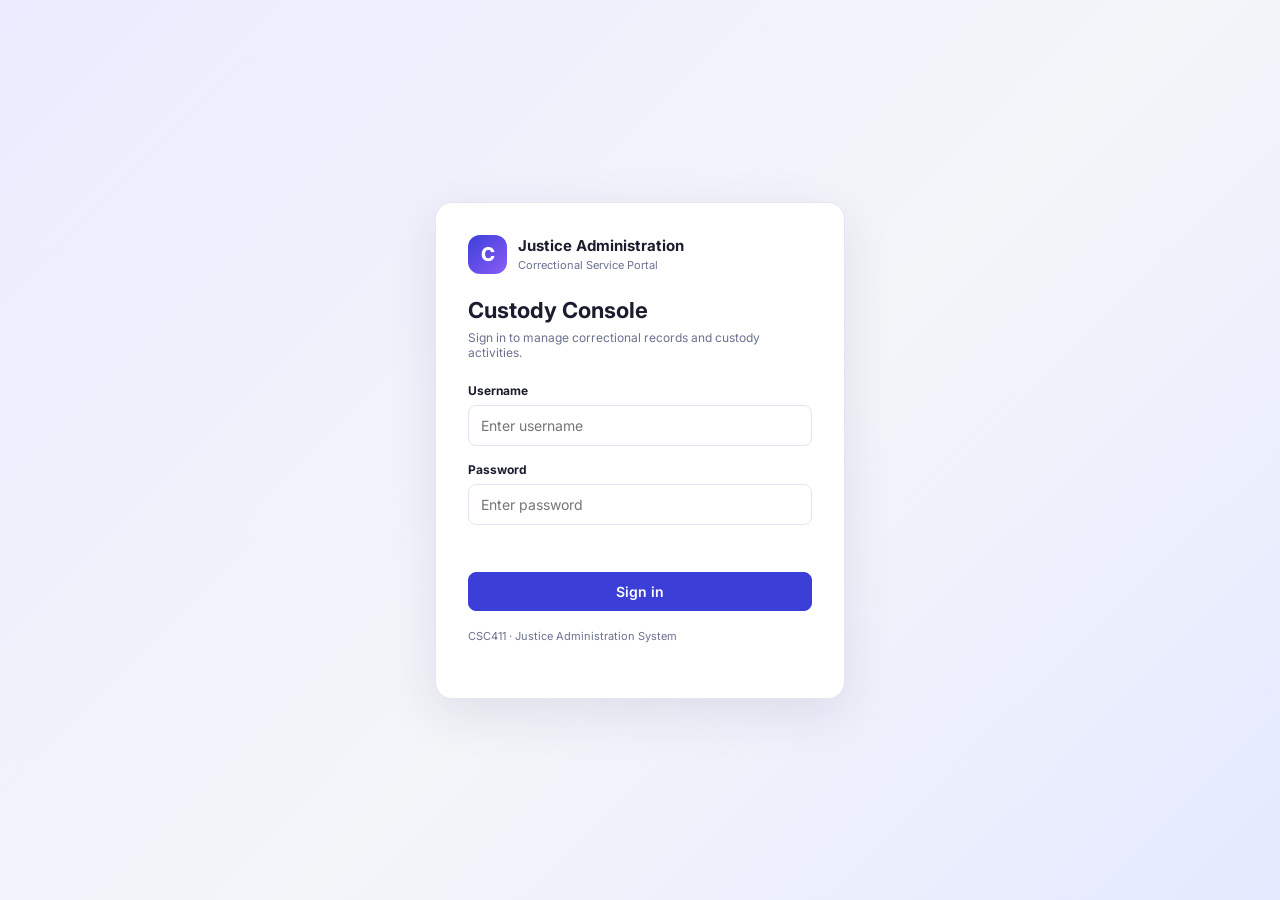
<file: frontend/correctional-ui.html>
<!DOCTYPE html>
<html lang="en">
<head>
<meta charset="UTF-8">
<meta name="viewport" content="width=device-width, initial-scale=1.0">
<title>Correctional Service | Custody Console</title>

<link rel="preconnect" href="https://fonts.googleapis.com">
<link href="https://fonts.googleapis.com/css2?family=Inter:wght@400;500;600;700;800&display=swap" rel="stylesheet">

<style>
:root {
 --bg:#f4f5f9;--surface:#fff;--surface2:#f0f2f8;
 --text:#1a1d2e;--muted:#6b7190;--border:#e3e6f0;
 --brand:#3b3fd8;--brand-d:#2c2fb3;--brand-soft:#ecebff;
 --ok:#0f9d6b;--ok-s:#dcf5ea;--warn:#c27803;--warn-s:#fdf0d5;
 --bad:#d63b4b;--bad-s:#fde3e6;--info:#1a73e8;--info-s:#e0edff;
 --grey-s:#e8eaf2;
 --shadow:0 1px 3px rgba(20,24,60,.08),0 8px 24px rgba(20,24,60,.06);
}
*{box-sizing:border-box}
body{margin:0;background:var(--bg);color:var(--text);font-family:Inter,Arial,sans-serif;font-size:14px}
button,input,select,textarea{font:inherit}
button{cursor:pointer}
.app{display:flex;min-height:100vh}
.sidebar{width:260px;background:var(--surface);border-right:1px solid var(--border);padding:22px 16px;display:flex;flex-direction:column;position:fixed;inset:0 auto 0 0;z-index:10}
.logo{display:flex;align-items:center;gap:11px;padding:4px 8px 28px}
.logo-mark{width:39px;height:39px;border-radius:12px;background:linear-gradient(135deg,#3b3fd8,#8b5cf6);display:grid;place-items:center;color:white;font-size:19px;font-weight:800}
.logo strong{display:block;font-size:15px}
.logo small{display:block;color:var(--muted);font-size:11px;margin-top:3px}
.nav-label{font-size:10px;font-weight:800;letter-spacing:1.1px;color:#9a9eb1;padding:12px 12px 8px}
.nav{display:flex;align-items:center;gap:12px;width:100%;padding:12px;border:0;background:transparent;color:#626780;text-align:left;border-radius:9px;margin:2px 0;font-weight:600}
.nav:hover{background:var(--surface2)}
.nav.active{background:var(--brand-soft);color:var(--brand)}
.nav .ico{width:20px;text-align:center;font-size:16px}
.sidebar-bottom{margin-top:auto;border-top:1px solid var(--border);padding-top:16px}
.userbox{display:flex;align-items:center;gap:10px;padding:9px}
.avatar{width:36px;height:36px;border-radius:50%;background:var(--brand-soft);color:var(--brand);display:grid;place-items:center;font-weight:800}
.userinfo{min-width:0;flex:1}
.userinfo strong{display:block;font-size:12px}
.userinfo small{color:var(--muted);font-size:11px}
.connection{font-size:11px;color:var(--ok);padding:8px 10px}
.dot{display:inline-block;width:7px;height:7px;background:var(--ok);border-radius:50%;margin-right:6px}
.main{margin-left:260px;width:calc(100% - 260px);padding:30px 34px}
.topbar{display:flex;align-items:center;justify-content:space-between;gap:15px;margin-bottom:27px}
.topbar h1{font-size:23px;margin:0 0 6px}
.topbar p{margin:0;color:var(--muted);font-size:13px}
.top-actions{display:flex;gap:9px;align-items:center}
.btn{border:1px solid var(--border);background:white;padding:10px 14px;border-radius:8px;font-weight:600;color:var(--text)}
.btn:hover{background:var(--surface2)}
.btn.primary{background:var(--brand);color:white;border-color:var(--brand)}
.btn.primary:hover{background:var(--brand-d)}
.btn.danger{background:var(--bad);color:white;border-color:var(--bad)}
.btn.sm{padding:7px 10px;font-size:12px}
.btn:disabled{opacity:.5;cursor:not-allowed}
.page{display:none}
.page.active{display:block}
.section-head{display:flex;align-items:center;justify-content:space-between;gap:12px;margin:25px 0 14px}
.section-head h2{font-size:16px;margin:0}
.section-head p{margin:4px 0 0;color:var(--muted);font-size:12px}
.grid{display:grid;grid-template-columns:repeat(4,minmax(0,1fr));gap:15px}
.card{background:var(--surface);border:1px solid var(--border);border-radius:13px;padding:19px;box-shadow:var(--shadow)}
.stat{display:flex;align-items:center;justify-content:space-between}
.stat-label{color:var(--muted);font-size:12px;font-weight:600}
.stat-number{font-size:27px;font-weight:800;margin-top:9px}
.stat-icon{width:42px;height:42px;border-radius:12px;background:var(--brand-soft);display:grid;place-items:center;font-size:19px}
.stat-icon.green{background:var(--ok-s)}
.stat-icon.orange{background:var(--warn-s)}
.stat-icon.red{background:var(--bad-s)}
.stat-icon.blue{background:var(--info-s)}
.panel{background:white;border:1px solid var(--border);border-radius:13px;padding:20px;box-shadow:var(--shadow)}
.quick-grid{display:grid;grid-template-columns:repeat(4,1fr);gap:12px}
.quick{border:1px solid var(--border);background:white;border-radius:11px;padding:17px;text-align:left}
.quick:hover{border-color:var(--brand);background:var(--brand-soft)}
.quick span{font-size:21px;display:block;margin-bottom:12px}
.quick strong{font-size:13px;display:block}
.quick small{font-size:11px;color:var(--muted);display:block;margin-top:5px}
.toolbar{display:flex;gap:10px;flex-wrap:wrap;margin-bottom:15px}
.toolbar input,.toolbar select{max-width:260px}
input,select,textarea{width:100%;border:1px solid var(--border);border-radius:8px;padding:11px 12px;background:white;color:var(--text);outline:none}
input:focus,select:focus,textarea:focus{border-color:var(--brand);box-shadow:0 0 0 3px var(--brand-soft)}
label{display:block;font-size:12px;font-weight:700;margin-bottom:7px}
.field{margin-bottom:16px}
textarea{min-height:85px;resize:vertical}
.form-grid{display:grid;grid-template-columns:1fr 1fr;gap:15px}
.form-card{max-width:850px}
.form-card h2{font-size:17px;margin:0 0 6px}
.form-card .intro{color:var(--muted);font-size:12px;margin:0 0 22px}
.hint{font-size:11px;color:var(--muted);margin-top:6px}
table{width:100%;border-collapse:collapse}
th{text-align:left;color:var(--muted);font-size:10px;text-transform:uppercase;letter-spacing:.7px;background:#fafbfe;padding:13px 12px}
td{padding:13px 12px;border-top:1px solid var(--border);font-size:12px}
tbody tr:hover{background:#fafbff}
.table-wrap{overflow-x:auto}
.badge{display:inline-block;padding:5px 9px;border-radius:20px;font-size:10px;font-weight:800}
.badge.REMAND{background:var(--warn-s);color:var(--warn)}
.badge.CONVICTED{background:var(--info-s);color:var(--info)}
.badge.TRANSFERRED{background:var(--brand-soft);color:var(--brand)}
.badge.RELEASED{background:var(--ok-s);color:var(--ok)}
.muted{color:var(--muted)}
.empty{text-align:center;padding:35px;color:var(--muted)}
.actions{display:flex;gap:6px;flex-wrap:wrap}
.modal-bg{position:fixed;inset:0;background:#11152c88;z-index:30;display:none;align-items:center;justify-content:center;padding:20px}
.modal-bg.show{display:flex}
.modal{width:min(700px,100%);max-height:90vh;overflow:auto;background:white;border-radius:15px;padding:23px;box-shadow:0 15px 60px #0003}
.modal-head{display:flex;justify-content:space-between;align-items:center;margin-bottom:20px}
.modal-head h2{font-size:18px;margin:0}
.close{border:0;background:var(--surface2);border-radius:8px;width:34px;height:34px;font-size:18px}
.detail-grid{display:grid;grid-template-columns:1fr 1fr;gap:13px}
.detail{background:var(--surface2);padding:12px;border-radius:9px}
.detail small{display:block;color:var(--muted);font-size:10px;margin-bottom:6px}
.detail strong{font-size:13px;overflow-wrap:anywhere}
.history{border-left:2px solid var(--brand-soft);padding:5px 0 5px 15px;margin:12px 0}
.history p{font-size:12px;margin:0 0 5px}
.toast{position:fixed;right:22px;bottom:22px;z-index:60;padding:14px 18px;border-radius:10px;background:#20243b;color:white;box-shadow:var(--shadow);display:none;max-width:360px}
.toast.show{display:block}
.toast.error{background:#9f2635}
.login-screen{position:fixed;inset:0;background:linear-gradient(135deg,#ecebff,#f4f5f9 55%,#e4e9ff);z-index:50;display:flex;align-items:center;justify-content:center;padding:20px}
.login-card{width:min(410px,100%);background:white;border:1px solid var(--border);border-radius:17px;padding:32px;box-shadow:0 15px 50px #25265a1a}
.login-card .logo{padding:0 0 23px}
.login-card h1{font-size:22px;margin:0 0 7px}
.login-card>p{font-size:12px;color:var(--muted);margin:0 0 23px}
.login-card .btn{width:100%;margin-top:5px}
.login-error{color:var(--bad);font-size:12px;margin:10px 0;min-height:16px}
.mobile-head{display:none}
@media(max-width:1050px){.grid{grid-template-columns:repeat(2,1fr)}.quick-grid{grid-template-columns:repeat(2,1fr)}}
@media(max-width:700px){
 .sidebar{width:100%;height:auto;position:relative;inset:auto;padding:12px;display:block}
 .sidebar .logo{padding:5px 8px 12px}
 .sidebar .nav-label,.sidebar-bottom{display:none}
 .sidebar nav{display:flex;overflow:auto}
 .nav{min-width:max-content;width:auto;padding:9px}
 .app{display:block}
 .main{margin:0;width:100%;padding:20px 14px}
 .topbar{align-items:flex-start}
 .grid{grid-template-columns:1fr 1fr;gap:9px}
 .card{padding:13px}
 .stat-number{font-size:22px}
 .quick-grid{grid-template-columns:1fr 1fr}
 .form-grid,.detail-grid{grid-template-columns:1fr}
}
</style>
</head>

<body>

<div class="login-screen" id="loginScreen">
 <div class="login-card">
  <div class="logo">
   <div class="logo-mark">C</div>
   <div><strong>Justice Administration</strong><small>Correctional Service Portal</small></div>
  </div>
  <h1>Custody Console</h1>
  <p>Sign in to manage correctional records and custody activities.</p>
  <form id="loginForm">
   <div class="field">
    <label for="username">Username</label>
    <input id="username" required autocomplete="username" placeholder="Enter username">
   </div>
   <div class="field">
    <label for="password">Password</label>
    <input id="password" type="password" required autocomplete="current-password" placeholder="Enter password">
   </div>
   <div class="login-error" id="loginError"></div>
   <button class="btn primary" type="submit" id="loginButton">Sign in</button>
  </form>
  <p style="margin-top:18px;font-size:11px">CSC411 · Justice Administration System</p>
 </div>
</div>

<div class="app" id="app" style="display:none">
<aside class="sidebar">
 <div class="logo">
  <div class="logo-mark">C</div>
  <div><strong>Justice Administration</strong><small>Correctional Service</small></div>
 </div>

 <div class="nav-label">WORKSPACE</div>
 <nav>
  <button class="nav active" data-page="dashboard"><span class="ico">▦</span>Dashboard</button>
  <button class="nav" data-page="records"><span class="ico">▤</span>Inmate Records</button>
  <button class="nav" data-page="admit"><span class="ico">＋</span>Admit Inmate</button>
  <button class="nav" data-page="conviction"><span class="ico">✓</span>Record Conviction</button>
  <button class="nav" data-page="transfer"><span class="ico">⇄</span>Transfer Inmate</button>
  <button class="nav" data-page="release"><span class="ico">↗</span>Release Inmate</button>
  <button class="nav admin-only" data-page="audit" style="display:none"><span class="ico">◷</span>Audit History</button>
 </nav>

 <div class="sidebar-bottom">
  <div class="connection"><span class="dot"></span>Correctional API connected</div>
  <div class="userbox">
   <div class="avatar" id="avatar">U</div>
   <div class="userinfo"><strong id="sideUser">User</strong><small id="sideRole">Role</small></div>
   <button class="btn sm" id="logoutBtn" type="button">Logout</button>
  </div>
 </div>
</aside>

<main class="main">
 <div class="topbar">
  <div>
   <h1 id="pageTitle">Dashboard</h1>
   <p id="pageSubtitle">Overview of correctional custody records and activities.</p>
  </div>
  <div class="top-actions">
   <button class="btn" id="refreshBtn" type="button">↻ Refresh</button>
  </div>
 </div>

 <section class="page active" id="page-dashboard">
  <div class="grid">
   <div class="card stat"><div><div class="stat-label">Total Inmates</div><div class="stat-number" id="totalStat">0</div></div><div class="stat-icon">▤</div></div>
   <div class="card stat"><div><div class="stat-label">Remand</div><div class="stat-number" id="remandStat">0</div></div><div class="stat-icon orange">◷</div></div>
   <div class="card stat"><div><div class="stat-label">Convicted</div><div class="stat-number" id="convictedStat">0</div></div><div class="stat-icon blue">✓</div></div>
   <div class="card stat"><div><div class="stat-label">Transferred</div><div class="stat-number" id="transferredStat">0</div></div><div class="stat-icon">⇄</div></div>
   <div class="card stat"><div><div class="stat-label">Released</div><div class="stat-number" id="releasedStat">0</div></div><div class="stat-icon green">↗</div></div>
  </div>

  <div class="section-head"><div><h2>Quick Actions</h2><p>Common correctional service operations</p></div></div>
  <div class="quick-grid">
   <button class="quick" data-goto="admit"><span>＋</span><strong>Admit Inmate</strong><small>Register a new inmate</small></button>
   <button class="quick" data-goto="conviction"><span>✓</span><strong>Record Conviction</strong><small>Update sentence information</small></button>
   <button class="quick" data-goto="transfer"><span>⇄</span><strong>Transfer Inmate</strong><small>Move between facilities</small></button>
   <button class="quick" data-goto="release"><span>↗</span><strong>Release Inmate</strong><small>Record a release order</small></button>
  </div>

  <div class="section-head"><div><h2>Recent Inmate Records</h2><p>Latest records in the correctional database</p></div><button class="btn sm" data-goto="records">View all records →</button></div>
  <div class="panel"><div class="table-wrap"><table><thead><tr><th>Inmate ID</th><th>Full Name</th><th>Case ID</th><th>Facility</th><th>Status</th><th>Action</th></tr></thead><tbody id="recentRows"></tbody></table></div></div>
 </section>

 <section class="page" id="page-records">
  <div class="panel">
   <div class="section-head" style="margin-top:0"><div><h2>Inmate Records</h2><p>Search, filter and view correctional records</p></div><button class="btn primary sm" data-goto="admit">＋ Admit Inmate</button></div>
   <div class="toolbar">
    <input id="recordSearch" placeholder="Search ID, name, case or facility...">
    <select id="statusFilter"><option value="">All statuses</option><option>REMAND</option><option>CONVICTED</option><option>TRANSFERRED</option><option>RELEASED</option></select>
    <button class="btn sm" id="searchBtn" type="button">Search</button>
    <button class="btn sm" id="clearSearchBtn" type="button">Clear</button>
   </div>
   <div class="table-wrap"><table><thead><tr><th>Inmate ID</th><th>Full Name</th><th>Case ID</th><th>Admission</th><th>Facility</th><th>Status</th><th>Action</th></tr></thead><tbody id="recordRows"></tbody></table></div>
   <p class="muted" id="recordCount" style="font-size:11px;margin-top:14px"></p>
  </div>
 </section>

 <section class="page" id="page-admit">
  <div class="panel form-card">
   <h2>Admit New Inmate</h2><p class="intro">Register an individual admitted into the correctional system.</p>
   <form id="admitForm">
    <div class="form-grid">
     <div class="field"><label>Full Name</label><input name="full_name" required placeholder="Enter full name"></div>
     <div class="field"><label>National ID</label><input name="national_id" required placeholder="Enter national ID"></div>
     <div class="field"><label>Court Case ID</label><input name="court_case_id" required placeholder="e.g. CRT-2026-0003"></div>
     <div class="field"><label>Admission Type</label><select name="admission_type" id="admissionType"><option value="REMAND">Remand</option><option value="CONVICTED">Convicted</option></select></div>
     <div class="field"><label>Correctional Facility</label><input name="facility" required placeholder="Enter facility name"></div>
     <div class="field" id="admissionSentenceField" style="display:none"><label>Sentence (months)</label><input name="sentence_months" type="number" min="1" placeholder="Number of months"></div>
    </div>
    <p class="hint">A sentence duration is required for convicted admissions.</p>
    <button class="btn primary" type="submit">Save Admission</button>
   </form>
  </div>
 </section>

 <section class="page" id="page-conviction">
  <div class="panel form-card">
   <h2>Record Conviction</h2><p class="intro">Update a remand inmate's record following a court conviction.</p>
   <form id="convictionForm">
    <div class="field"><label>Inmate ID</label><input name="inmate_id" required placeholder="e.g. INM-0001"></div>
    <div class="field"><label>Sentence Duration (months)</label><input name="sentence_months" type="number" min="1" required placeholder="Enter sentence duration"></div>
    <button class="btn primary" type="submit">Update Conviction</button>
   </form>
  </div>
 </section>

 <section class="page" id="page-transfer">
  <div class="panel form-card">
   <h2>Transfer Inmate</h2><p class="intro">Record the movement of an inmate to another correctional facility.</p>
   <form id="transferForm">
    <div class="field"><label>Inmate ID</label><input name="inmate_id" required placeholder="e.g. INM-0001"></div>
    <div class="field"><label>New Facility</label><input name="new_facility" required placeholder="Enter destination facility"></div>
    <div class="field"><label>Reason for Transfer</label><textarea name="reason" placeholder="Enter transfer reason"></textarea></div>
    <button class="btn primary" type="submit">Record Transfer</button>
   </form>
  </div>
 </section>

 <section class="page" id="page-release">
  <div class="panel form-card">
   <h2>Release Inmate</h2><p class="intro">Record an authorised release from correctional custody.</p>
   <form id="releaseForm">
    <div class="field"><label>Inmate ID</label><input name="inmate_id" required placeholder="e.g. INM-0001"></div>
    <div class="field"><label>Release Reason</label><select name="reason" required><option value="">Select reason</option><option value="SENTENCE_COMPLETED">Sentence Completed</option><option value="ACQUITTED">Acquitted</option><option value="COURT_ORDER">Court Order</option><option value="BAIL_GRANTED">Bail Granted</option></select></div>
    <div class="field"><label>Notes (optional)</label><textarea name="notes" placeholder="Additional release information"></textarea></div>
    <button class="btn primary" type="submit">Record Release</button>
   </form>
  </div>
 </section>

 <section class="page" id="page-audit">
  <div class="panel">
   <div class="section-head" style="margin-top:0"><div><h2>Audit History</h2><p>System activities recorded for accountability</p></div><button class="btn sm" id="auditRefresh" type="button">↻ Refresh</button></div>
   <div class="table-wrap"><table><thead><tr><th>Date / Time</th><th>Username</th><th>Role</th><th>Action</th><th>Record ID</th></tr></thead><tbody id="auditRows"></tbody></table></div>
  </div>
 </section>
</main>
</div>

<!-- VIEW DETAILS MODAL -->
<div class="modal-bg" id="detailModal">
 <div class="modal">
  <div class="modal-head"><h2>Inmate Details</h2><button class="close" id="closeModal" type="button">×</button></div>
  <div id="detailContent"></div>
 </div>
</div>

<!-- EDIT INMATE MODAL -->
<div class="modal-bg" id="editModal">
 <div class="modal">
  <div class="modal-head">
   <div>
    <h2>Edit Inmate Record</h2>
    <p class="muted" id="editInmateId" style="font-size:11px;margin:5px 0 0"></p>
   </div>
   <button class="close" id="closeEditModal" type="button">×</button>
  </div>

  <form id="editForm">
   <input type="hidden" name="inmate_id" id="editId">

   <div class="field">
    <label for="editFullName">Full Name</label>
    <input id="editFullName" name="full_name" required placeholder="Enter full name">
   </div>

   <div class="field">
    <label for="editFacility">Correctional Facility</label>
    <input id="editFacility" name="facility" required placeholder="Enter facility">
   </div>

   <div class="field">
    <label for="editSentence">Sentence Duration (months)</label>
    <input id="editSentence" name="sentence_months" type="number" min="1" step="1" required placeholder="Enter sentence duration">
    <p class="hint">Enter the sentence duration in months.</p>
   </div>

   <div style="display:flex;gap:9px;justify-content:flex-end;flex-wrap:wrap">
    <button class="btn" id="cancelEdit" type="button">Cancel</button>
    <button class="btn primary" id="saveEditBtn" type="submit">Save Changes</button>
   </div>
  </form>
 </div>
</div>

<div class="toast" id="toast"></div>

<script>
"use strict";

const API = "http://127.0.0.1:8003";

const SESSION_TOKEN_KEY = "correctional_access_token";
const SESSION_USER_KEY = "correctional_current_user";

let token = "";
let currentUser = null;
let inmates = [];
let toastTimer;

const $ = id => document.getElementById(id);

function esc(value) {
 return String(value ?? "").replace(/[&<>"']/g, c => ({
  "&":"&amp;","<":"&lt;",">":"&gt;",'"':"&quot;","'":"&#39;"
 }[c]));
}

function notify(message, error=false) {
 const el=$("toast");
 el.textContent=message;
 el.className="toast show"+(error?" error":"");
 clearTimeout(toastTimer);
 toastTimer=setTimeout(()=>el.className="toast",3500);
}

async function api(path, options={}) {
 const headers={"Content-Type":"application/json",...(options.headers||{})};
 if(token) headers.Authorization="Bearer "+token;

 const response=await fetch(API+path,{
  ...options,
  headers
 });

 let data={};
 try {
  data=await response.json();
 } catch(e) {
  data={};
 }

 if(!response.ok) {
  throw new Error(data.message || data.detail || ("Request failed: HTTP "+response.status));
 }

 return data;
}

function saveSession() {
 if(!token || !currentUser) return;

 sessionStorage.setItem(SESSION_TOKEN_KEY,token);
 sessionStorage.setItem(SESSION_USER_KEY,JSON.stringify(currentUser));
}

function clearSession() {
 sessionStorage.removeItem(SESSION_TOKEN_KEY);
 sessionStorage.removeItem(SESSION_USER_KEY);
}

function displayAuthenticatedApp() {
 if(!currentUser || !token) return;

 $("sideUser").textContent=currentUser.username;
 $("sideRole").textContent=currentUser.role.replace(/_/g," ");
 $("avatar").textContent=currentUser.username.charAt(0).toUpperCase();

 $("loginScreen").style.display="none";
 $("app").style.display="flex";

 setRoleAccess();
 showPage("dashboard");
}

function showPage(page) {
 const target=$("page-"+page);
 if(!target) return;

 document.querySelectorAll(".page").forEach(el=>el.classList.remove("active"));
 target.classList.add("active");

 document.querySelectorAll(".nav").forEach(el=>{
  el.classList.toggle("active",el.dataset.page===page);
 });

 const titles={
  dashboard:["Dashboard","Overview of correctional custody records and activities."],
  records:["Inmate Records","Search, filter and manage inmate records."],
  admit:["Admit Inmate","Register a new correctional admission."],
  conviction:["Record Conviction","Update conviction and sentence information."],
  transfer:["Transfer Inmate","Manage transfers between correctional facilities."],
  release:["Release Inmate","Record an authorised inmate release."],
  audit:["Audit History","Review recorded system activities."]
 };

 $("pageTitle").textContent=titles[page][0];
 $("pageSubtitle").textContent=titles[page][1];

 if(page==="records") loadInmates();
 if(page==="audit") loadAudit();
}

document.querySelectorAll("[data-page]").forEach(btn=>{
 btn.addEventListener("click",()=>{
  if(btn.style.display==="none") return;
  showPage(btn.dataset.page);
 });
});

document.querySelectorAll("[data-goto]").forEach(btn=>{
 btn.addEventListener("click",()=>{
  if(btn.style.display==="none") return;
  showPage(btn.dataset.goto);
 });
});

function setRoleAccess() {
 if(!currentUser) return;

 const role=currentUser.role;

 document.querySelectorAll(".admin-only").forEach(el=>{
  el.style.display=role==="admin"?"flex":"none";
 });

 const canTransfer=["correctional_officer","admin"].includes(role);

 const transferNav=document.querySelector('[data-page="transfer"]');
 const transferQuick=document.querySelector('[data-goto="transfer"]');

 if(transferNav) transferNav.style.display=canTransfer?"flex":"none";
 if(transferQuick) transferQuick.style.display=canTransfer?"block":"none";

 const canWrite=["court_officer","correctional_officer","admin"].includes(role);

 ["admit","conviction","release"].forEach(page=>{
  const nav=document.querySelector(`[data-page="${page}"]`);
  if(nav) nav.style.display=canWrite?"flex":"none";
 });

 document.querySelectorAll('[data-goto="admit"],[data-goto="conviction"],[data-goto="release"]').forEach(el=>{
  el.style.display=canWrite?"block":"none";
 });
}

/* LOGIN */
$("loginForm").addEventListener("submit", async e => {
 e.preventDefault();

 const button=$("loginButton");
 button.disabled=true;
 $("loginError").textContent="";

 try {
  const result=await api("/auth/login",{
   method:"POST",
   body:JSON.stringify({
    username:$("username").value.trim(),
    password:$("password").value
   })
  });

  if(!result.access_token || !result.username || !result.role) {
   throw new Error("The login response is incomplete.");
  }

  token=result.access_token;
  currentUser={
   username:result.username,
   role:result.role
  };

  saveSession();
  displayAuthenticatedApp();

  notify("Welcome, "+currentUser.username+".");

  await loadInmates();

 } catch(err) {
  console.error("Login or dashboard error:",err);

  if(!token) {
   $("loginError").textContent=err.message||"Login failed. Please try again.";
  } else {
   notify("Login successful, but dashboard loading encountered an error: "+err.message,true);
  }

 } finally {
  button.disabled=false;
 }
});

/* LOGOUT */
$("logoutBtn").addEventListener("click",()=>{
 if(!currentUser || !token) return;

 const confirmed=window.confirm("Are you sure you want to sign out?");
 if(!confirmed) return;

 token="";
 currentUser=null;
 inmates=[];

 clearSession();

 $("app").style.display="none";
 $("loginScreen").style.display="flex";

 $("password").value="";
 $("loginError").textContent="";
 $("username").value="";

 $("totalStat").textContent="0";
 $("remandStat").textContent="0";
 $("convictedStat").textContent="0";
 $("transferredStat").textContent="0";
 $("releasedStat").textContent="0";
});

/* RESTORE SESSION AFTER PAGE RELOAD */
function restoreSession() {
 const savedToken=sessionStorage.getItem(SESSION_TOKEN_KEY);
 const savedUser=sessionStorage.getItem(SESSION_USER_KEY);

 if(!savedToken || !savedUser) return;

 try {
  const parsedUser=JSON.parse(savedUser);

  if(!parsedUser.username || !parsedUser.role) {
   throw new Error("Invalid saved session.");
  }

  token=savedToken;
  currentUser=parsedUser;

  displayAuthenticatedApp();
  loadInmates();

 } catch(err) {
  console.error("Could not restore session:",err);
  token="";
  currentUser=null;
  clearSession();
  $("app").style.display="none";
  $("loginScreen").style.display="flex";
 }
}

function statusBadge(status){
 return `<span class="badge ${esc(status)}">${esc(status)}</span>`;
}

/* EDIT PERMISSION: correctional officers and administrators */
function canEditInmates(){
 return ["correctional_officer","admin"].includes(currentUser?.role);
}

function recordAction(id){
 const safeId=esc(id);

 return `
  <div class="actions">
   <button class="btn sm" type="button" onclick="viewInmate('${safeId}')">View</button>
   ${canEditInmates()?`<button class="btn sm primary" type="button" onclick="editInmate('${safeId}')">Edit</button>`:""}
  </div>
 `;
}

function renderRows(rows,target,showAdmission=false) {
 const el=$(target);

 if(!rows.length) {
  el.innerHTML=`<tr><td colspan="8" class="empty">No inmate records found.</td></tr>`;
  return;
 }

 el.innerHTML=rows.map(i=>`
  <tr>
   <td><strong>${esc(i.inmate_id)}</strong></td>
   <td>${esc(i.full_name||"Not provided")}</td>
   <td>${esc(i.court_case_id)}</td>
   ${showAdmission?`<td>${esc(i.admission_type)}</td>`:""}
   <td>${esc(i.facility)}</td>
   <td>${statusBadge(i.status)}</td>
   <td>${recordAction(i.inmate_id)}</td>
  </tr>
 `).join("");
}

async function loadInmates() {
 try {
  const result=await api("/inmates");

  inmates=result.inmates||[];

  updateDashboard();

  renderRows(inmates.slice(0,5),"recentRows");
  renderRows(inmates,"recordRows",true);

  $("recordCount").textContent=`Showing ${inmates.length} inmate record(s).`;

 } catch(err) {
  console.error("Could not load inmate records:",err);
  notify("Could not load inmate records: "+err.message,true);
 }
}

function updateDashboard() {
 $("totalStat").textContent=inmates.length;
 $("remandStat").textContent=inmates.filter(i=>i.status==="REMAND").length;
 $("convictedStat").textContent=inmates.filter(i=>i.status==="CONVICTED").length;
 $("transferredStat").textContent=inmates.filter(i=>i.status==="TRANSFERRED").length;
 $("releasedStat").textContent=inmates.filter(i=>i.status==="RELEASED").length;
}

async function searchInmates(){
 const search=$("recordSearch").value.trim();
 const status=$("statusFilter").value;

 const params=new URLSearchParams();

 if(search) params.set("search",search);
 if(status) params.set("status",status);

 try {
  const result=await api("/inmates"+(params.toString()?"?"+params.toString():""));

  renderRows(result.inmates||[],"recordRows",true);

  $("recordCount").textContent=`Showing ${result.total||0} matching record(s).`;

 } catch(err) {
  notify(err.message,true);
 }
}

$("searchBtn").addEventListener("click",searchInmates);

$("recordSearch").addEventListener("keydown",e=>{
 if(e.key==="Enter") searchInmates();
});

$("statusFilter").addEventListener("change",searchInmates);

$("clearSearchBtn").addEventListener("click",()=>{
 $("recordSearch").value="";
 $("statusFilter").value="";
 loadInmates();
});

/* REFRESH RECORDS, DASHBOARD AND AUDIT WHEN RELEVANT */
$("refreshBtn").addEventListener("click",async()=>{
 await loadInmates();

 if($("page-audit").classList.contains("active") && currentUser?.role==="admin"){
  await loadAudit();
 }

 notify("Records and dashboard statistics refreshed.");
});

/* VIEW INMATE DETAILS */
async function viewInmate(id){
 try {
  const i=await api("/inmates/"+encodeURIComponent(id));

  const transfers=i.transfers||[];
  const releases=i.releases||[];

  $("detailContent").innerHTML=`
   <div class="detail-grid">
    <div class="detail"><small>Inmate ID</small><strong>${esc(i.inmate_id)}</strong></div>
    <div class="detail"><small>Full Name</small><strong>${esc(i.full_name||"Not provided")}</strong></div>
    <div class="detail"><small>National ID</small><strong>${esc(i.national_id)}</strong></div>
    <div class="detail"><small>Court Case ID</small><strong>${esc(i.court_case_id)}</strong></div>
    <div class="detail"><small>Admission Type</small><strong>${esc(i.admission_type)}</strong></div>
    <div class="detail"><small>Current Status</small><strong>${statusBadge(i.status)}</strong></div>
    <div class="detail"><small>Facility</small><strong>${esc(i.facility)}</strong></div>
    <div class="detail"><small>Sentence (months)</small><strong>${esc(i.sentence_months??"Not applicable")}</strong></div>
    <div class="detail"><small>Admitted At</small><strong>${esc(i.admitted_at)}</strong></div>
    <div class="detail"><small>Released At</small><strong>${esc(i.released_at||"Not released")}</strong></div>
   </div>

   <div class="section-head"><div><h2>Transfer History</h2></div></div>

   ${transfers.length?transfers.map(t=>`
    <div class="history">
     <p><strong>${esc(t.from_facility)}</strong> → <strong>${esc(t.new_facility)}</strong></p>
     <p class="muted">${esc(t.reason||"No reason supplied")} · ${esc(t.transferred_at)}</p>
    </div>
   `).join(""):'<p class="muted">No transfer history recorded.</p>'}

   <div class="section-head"><div><h2>Release History</h2></div></div>

   ${releases.length?releases.map(r=>`
    <div class="history">
     <p><strong>${esc(r.reason)}</strong></p>
     <p class="muted">${esc(r.notes||"No notes")} · ${esc(r.released_at)}</p>
    </div>
   `).join(""):'<p class="muted">No release history recorded.</p>'}
  `;

  $("detailModal").classList.add("show");

 } catch(err) {
  notify(err.message,true);
 }
}

/* EDIT INMATE: GET CURRENT DETAILS, THEN PUT THE THREE ACCEPTED FIELDS */
async function editInmate(id){
 if(!canEditInmates()){
  notify("You do not have permission to edit inmate records.",true);
  return;
 }

 try {
  const i=await api("/inmates/"+encodeURIComponent(id));

  $("editId").value=i.inmate_id;
  $("editInmateId").textContent="Inmate ID: "+i.inmate_id;
  $("editFullName").value=i.full_name||"";
  $("editFacility").value=i.facility||"";
  $("editSentence").value=i.sentence_months??1;

  $("editModal").classList.add("show");

 } catch(err) {
  notify("Could not load inmate details: "+err.message,true);
 }
}

function closeEditModal(){
 $("editModal").classList.remove("show");
 $("editForm").reset();
}

$("closeEditModal").addEventListener("click",closeEditModal);
$("cancelEdit").addEventListener("click",closeEditModal);

$("editModal").addEventListener("click",e=>{
 if(e.target===$("editModal")) closeEditModal();
});

$("editForm").addEventListener("submit",async e=>{
 e.preventDefault();

 if(!canEditInmates()){
  notify("You do not have permission to edit inmate records.",true);
  return;
 }

 const inmateId=$("editId").value.trim();
 const fullName=$("editFullName").value.trim();
 const facility=$("editFacility").value.trim();
 const sentenceMonths=Number($("editSentence").value);

 if(!inmateId || !fullName || !facility || !Number.isInteger(sentenceMonths) || sentenceMonths<1){
  notify("Please enter a valid name, facility and sentence duration.",true);
  return;
 }

 const button=$("saveEditBtn");
 button.disabled=true;
 button.textContent="Saving...";

 try {
  await api("/inmates/"+encodeURIComponent(inmateId),{
   method:"PUT",
   body:JSON.stringify({
    full_name:fullName,
    facility:facility,
    sentence_months:sentenceMonths
   })
  });

  closeEditModal();

  await loadInmates();

  if($("recordSearch").value.trim() || $("statusFilter").value){
   await searchInmates();
  }

  notify("Inmate record updated successfully.");

 } catch(err) {
  console.error("Could not update inmate:",err);
  notify("Could not update inmate: "+err.message,true);

 } finally {
  button.disabled=false;
  button.textContent="Save Changes";
 }
});

$("closeModal").addEventListener("click",()=>{
 $("detailModal").classList.remove("show");
});

$("detailModal").addEventListener("click",e=>{
 if(e.target===$("detailModal")) {
  $("detailModal").classList.remove("show");
 }
});

$("admissionType").addEventListener("change",e=>{
 $("admissionSentenceField").style.display=e.target.value==="CONVICTED"?"block":"none";
});

function formObject(form){
 return Object.fromEntries(new FormData(form).entries());
}

/* ADMIT INMATE */
$("admitForm").addEventListener("submit",async e=>{
 e.preventDefault();

 const form=e.target;
 const data=formObject(form);

 if(data.admission_type==="CONVICTED") {
  data.sentence_months=Number(data.sentence_months);
 } else {
  delete data.sentence_months;
 }

 if(!data.full_name.trim()) data.full_name=null;

 try {
  const result=await api("/inmates",{
   method:"POST",
   body:JSON.stringify(data)
  });

  notify("Admission successful. Inmate ID: "+result.inmate_id);

  form.reset();
  $("admissionSentenceField").style.display="none";

  await loadInmates();
  showPage("records");

 } catch(err) {
  notify(err.message,true);
 }
});

/* RECORD CONVICTION */
$("convictionForm").addEventListener("submit",async e=>{
 e.preventDefault();

 const data=formObject(e.target);

 try {
  await api("/inmates/"+encodeURIComponent(data.inmate_id.trim())+"/status",{
   method:"PUT",
   body:JSON.stringify({
    status:"CONVICTED",
    sentence_months:Number(data.sentence_months)
   })
  });

  notify("Conviction and sentence updated successfully.");

  e.target.reset();

  await loadInmates();
  showPage("records");

 } catch(err) {
  notify(err.message,true);
 }
});

/* TRANSFER INMATE */
$("transferForm").addEventListener("submit",async e=>{
 e.preventDefault();

 const data=formObject(e.target);

 try {
  await api("/inmates/"+encodeURIComponent(data.inmate_id.trim())+"/transfer",{
   method:"PUT",
   body:JSON.stringify({
    new_facility:data.new_facility,
    reason:data.reason||null
   })
  });

  notify("Inmate transfer recorded successfully.");

  e.target.reset();

  await loadInmates();
  showPage("records");

 } catch(err) {
  notify(err.message,true);
 }
});

/* RELEASE INMATE */
$("releaseForm").addEventListener("submit",async e=>{
 e.preventDefault();

 const data=formObject(e.target);

 try {
  await api("/inmates/"+encodeURIComponent(data.inmate_id.trim())+"/release",{
   method:"POST",
   body:JSON.stringify({
    reason:data.reason,
    notes:data.notes||null
   })
  });

  notify("Inmate release recorded successfully.");

  e.target.reset();

  await loadInmates();
  showPage("records");

 } catch(err) {
  notify(err.message,true);
 }
});

/* ADMIN AUDIT HISTORY */
async function loadAudit(){
 if(currentUser?.role!=="admin") {
  notify("Only administrators can view audit history.",true);
  return;
 }

 try {
  const result=await api("/audit-logs?limit=200");
  const rows=result.logs||[];

  $("auditRows").innerHTML=rows.length?rows.map(log=>`
   <tr>
    <td>${esc(log.time)}</td>
    <td>${esc(log.username)}</td>
    <td>${esc(log.role)}</td>
    <td>${esc(log.action)}</td>
    <td>${esc(log.record_id||"—")}</td>
   </tr>
  `).join(""):'<tr><td colspan="5" class="empty">No audit records found.</td></tr>';

 } catch(err) {
  notify("Could not load audit history: "+err.message,true);
 }
}

$("auditRefresh").addEventListener("click",loadAudit);

/* Restore a saved session after all page elements and handlers exist. */
restoreSession();

</script>
</body>
</html>
</file>
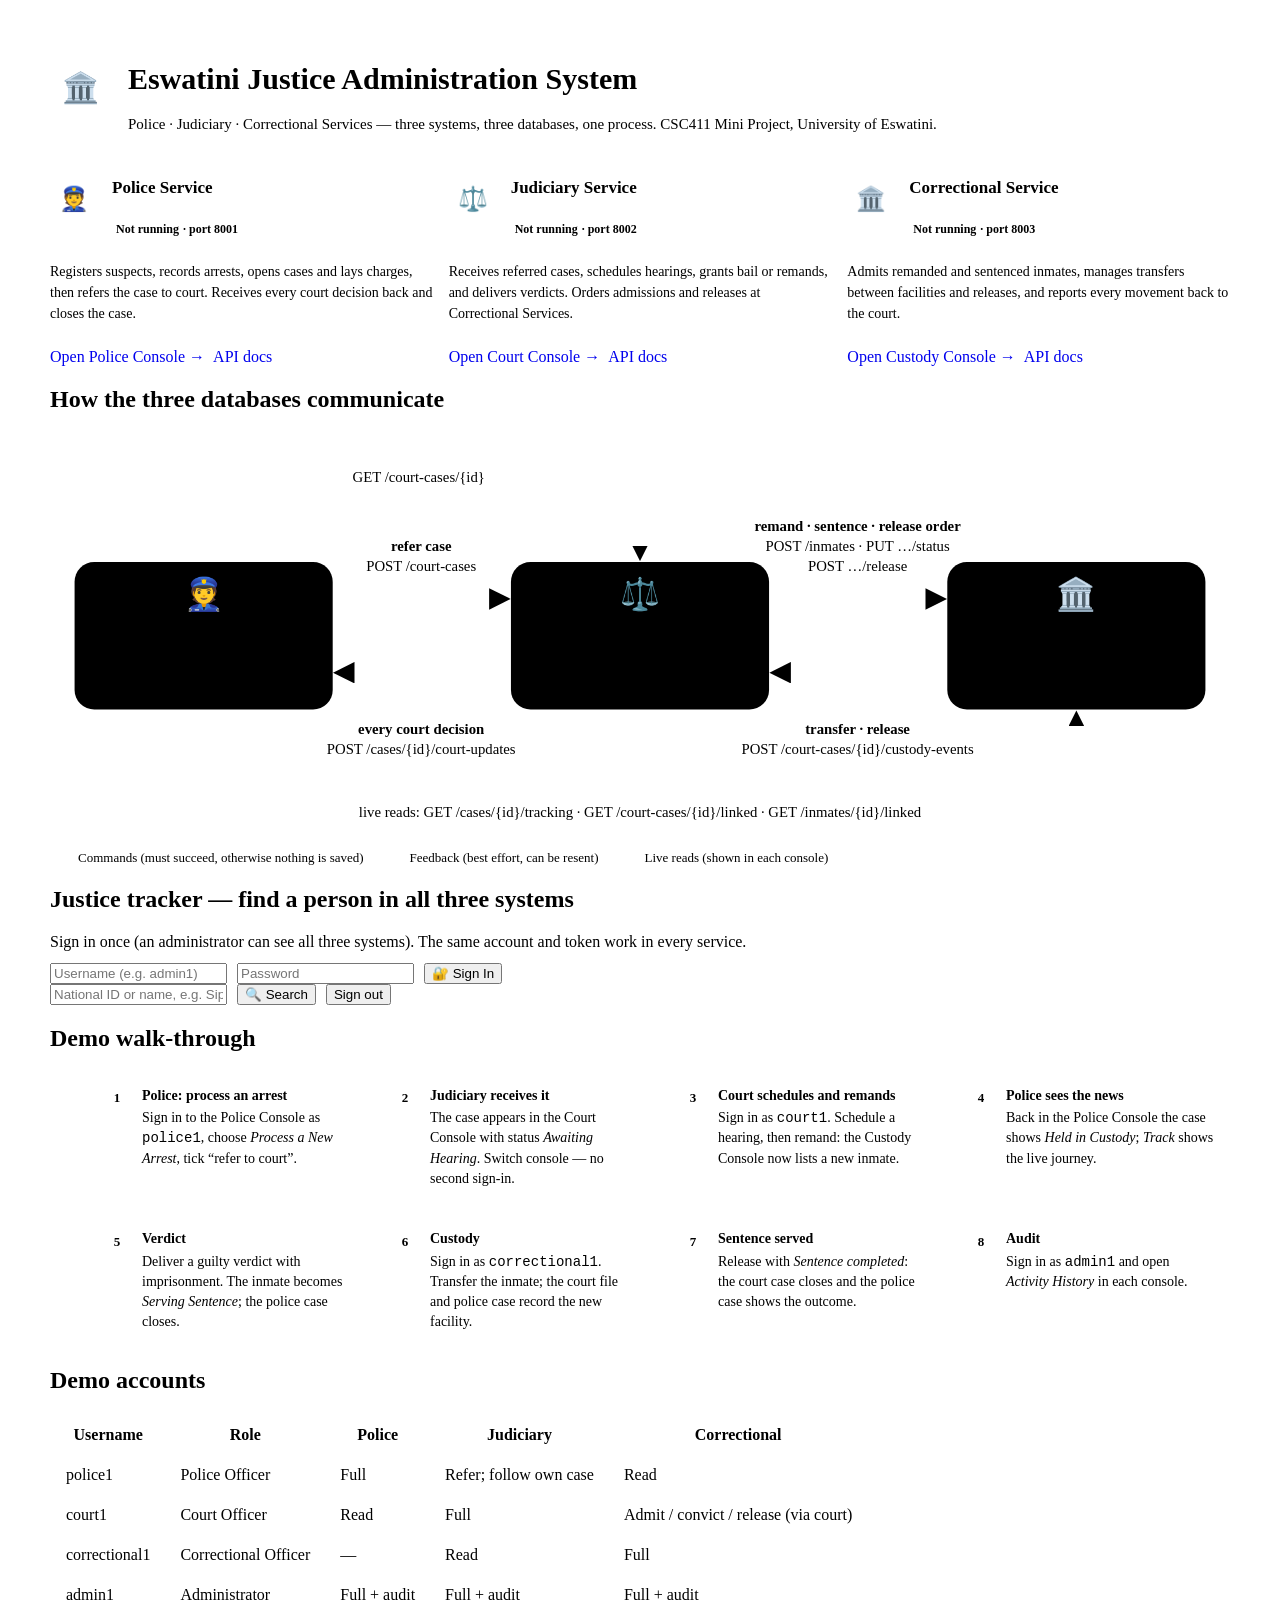
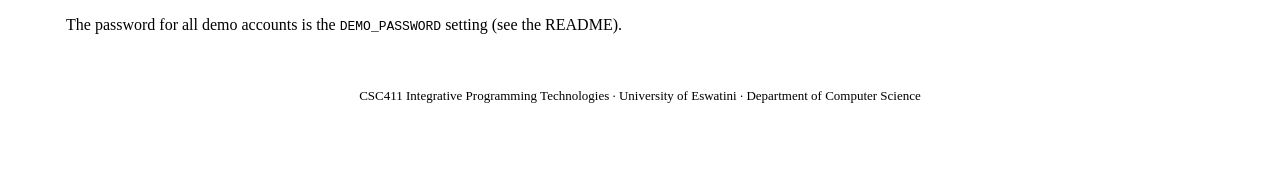
<file: frontend/console-src/portal.html>
<!DOCTYPE html>
<html lang="en">
<head>
<meta charset="UTF-8">
<meta name="viewport" content="width=device-width, initial-scale=1">
<title>Eswatini Justice Administration System</title>
<style>
{{CSS}}
/* ---- portal ---- */
.wrap{max-width:1180px;margin:0 auto;padding:34px 24px 60px}
.hero{display:flex;gap:18px;align-items:center;margin-bottom:28px;flex-wrap:wrap}
.hero .mark{width:60px;height:60px;border-radius:18px;background:linear-gradient(135deg,var(--brand),#8a5cf6);display:grid;place-items:center;color:#fff;font-size:30px;box-shadow:var(--shadow)}
.hero h1{font-size:30px}.hero .sub{font-size:15px}
.svc{display:grid;grid-template-columns:repeat(auto-fit,minmax(280px,1fr));gap:16px}
.svc .card{display:flex;flex-direction:column;gap:10px}
.svc .top{display:flex;gap:14px;align-items:center}
.svc .ic{width:48px;height:48px;border-radius:14px;background:var(--brand-soft);display:grid;place-items:center;font-size:24px}
.svc h3{font-size:17px}.svc p{color:var(--muted);font-size:14px;line-height:1.5}
.svc .links{display:flex;gap:8px;margin-top:auto;flex-wrap:wrap}
.svc a.btn{text-decoration:none}
.pill{font-size:12px;font-weight:600;display:inline-flex;align-items:center;gap:4px}
.dia{overflow-x:auto}.dia svg{min-width:760px;width:100%;height:auto}
.dia text{font-family:inherit}
.legend{display:flex;gap:18px;flex-wrap:wrap;font-size:13px;color:var(--muted);margin-top:8px}
.legend i{display:inline-block;width:22px;height:3px;border-radius:2px;vertical-align:middle;margin-right:6px}
.how{counter-reset:s;list-style:none;display:grid;grid-template-columns:repeat(auto-fit,minmax(250px,1fr));gap:12px}
.how li{background:var(--surface);border:1px solid var(--border);border-radius:14px;padding:14px 16px 14px 52px;position:relative;box-shadow:var(--shadow);font-size:14px;line-height:1.45}
.how li:before{counter-increment:s;content:counter(s);position:absolute;left:14px;top:14px;width:26px;height:26px;border-radius:8px;background:var(--brand-soft);color:var(--brand);display:grid;place-items:center;font-weight:700;font-size:13px}
.how li b{display:block;margin-bottom:2px}
.acct td,.acct th{padding:10px 14px}
.tracker .row{display:flex;gap:10px;flex-wrap:wrap}.tracker input{max-width:260px}
.person{margin-top:16px}
footer{color:var(--muted);font-size:13px;text-align:center;margin-top:40px}
</style>
</head>
<body>
<div class="wrap">
  <div class="hero"><div class="mark">🏛️</div><div><h1>Eswatini Justice Administration System</h1>
    <div class="sub">Police · Judiciary · Correctional Services — three systems, three databases, one process. CSC411 Mini Project, University of Eswatini.</div></div></div>

  <div class="svc" id="svc"></div>

  <h2>How the three databases communicate</h2>
  <div class="card dia">
  <svg viewBox="0 0 960 330" role="img" aria-label="Data flow between the Police, Judiciary and Correctional services">
    <defs>
      <marker id="a1" viewBox="0 0 10 10" refX="9" refY="5" markerWidth="7" markerHeight="7" orient="auto-start-reverse"><path d="M0,0L10,5L0,10z" fill="var(--brand)"/></marker>
      <marker id="a2" viewBox="0 0 10 10" refX="9" refY="5" markerWidth="7" markerHeight="7" orient="auto-start-reverse"><path d="M0,0L10,5L0,10z" fill="var(--ok)"/></marker>
      <marker id="a3" viewBox="0 0 10 10" refX="9" refY="5" markerWidth="7" markerHeight="7" orient="auto-start-reverse"><path d="M0,0L10,5L0,10z" fill="var(--muted)"/></marker>
    </defs>
    <g font-size="14">
      <rect x="20" y="105" width="210" height="120" rx="16" fill="var(--surface2)" stroke="var(--border)"/>
      <text x="125" y="140" text-anchor="middle" font-size="26">👮</text>
      <text x="125" y="170" text-anchor="middle" font-weight="700" fill="var(--text)">Police</text>
      <text x="125" y="192" text-anchor="middle" fill="var(--muted)" font-size="12">police.db · port 8001</text>
      <text x="125" y="210" text-anchor="middle" fill="var(--muted)" font-size="12">suspects · arrests · cases</text>

      <rect x="375" y="105" width="210" height="120" rx="16" fill="var(--surface2)" stroke="var(--border)"/>
      <text x="480" y="140" text-anchor="middle" font-size="26">⚖️</text>
      <text x="480" y="170" text-anchor="middle" font-weight="700" fill="var(--text)">Judiciary</text>
      <text x="480" y="192" text-anchor="middle" fill="var(--muted)" font-size="12">judiciary.db · port 8002</text>
      <text x="480" y="210" text-anchor="middle" fill="var(--muted)" font-size="12">court cases · hearings · decisions</text>

      <rect x="730" y="105" width="210" height="120" rx="16" fill="var(--surface2)" stroke="var(--border)"/>
      <text x="835" y="140" text-anchor="middle" font-size="26">🏛️</text>
      <text x="835" y="170" text-anchor="middle" font-weight="700" fill="var(--text)">Correctional</text>
      <text x="835" y="192" text-anchor="middle" fill="var(--muted)" font-size="12">correctional.db · port 8003</text>
      <text x="835" y="210" text-anchor="middle" fill="var(--muted)" font-size="12">inmates · transfers · releases</text>
    </g>
    <g font-size="12" fill="var(--text)">
      <!-- forward: commands -->
      <path d="M230,135 L373,135" stroke="var(--brand)" stroke-width="2.5" fill="none" marker-end="url(#a1)"/>
      <text x="302" y="96" text-anchor="middle" font-weight="600">refer case</text>
      <text x="302" y="112" text-anchor="middle" fill="var(--muted)">POST /court-cases</text>
      <path d="M585,135 L728,135" stroke="var(--brand)" stroke-width="2.5" fill="none" marker-end="url(#a1)"/>
      <text x="657" y="80" text-anchor="middle" font-weight="600">remand · sentence · release order</text>
      <text x="657" y="96" text-anchor="middle" fill="var(--muted)">POST /inmates · PUT …/status</text>
      <text x="657" y="112" text-anchor="middle" fill="var(--muted)">POST …/release</text>
      <!-- feedback -->
      <path d="M373,195 L232,195" stroke="var(--ok)" stroke-width="2.5" fill="none" marker-end="url(#a2)"/>
      <text x="302" y="245" text-anchor="middle" font-weight="600">every court decision</text>
      <text x="302" y="261" text-anchor="middle" fill="var(--muted)">POST /cases/{id}/court-updates</text>
      <path d="M728,195 L587,195" stroke="var(--ok)" stroke-width="2.5" fill="none" marker-end="url(#a2)"/>
      <text x="657" y="245" text-anchor="middle" font-weight="600">transfer · release</text>
      <text x="657" y="261" text-anchor="middle" fill="var(--muted)">POST /court-cases/{id}/custody-events</text>
      <!-- live reads -->
      <path d="M125,225 C125,320 835,320 835,227" stroke="var(--muted)" stroke-width="1.8" stroke-dasharray="6 5" fill="none" marker-end="url(#a3)"/>
      <text x="480" y="312" text-anchor="middle" fill="var(--muted)">live reads: GET /cases/{id}/tracking · GET /court-cases/{id}/linked · GET /inmates/{id}/linked</text>
      <path d="M125,105 C125,30 480,30 480,103" stroke="var(--muted)" stroke-width="1.8" stroke-dasharray="6 5" fill="none" marker-end="url(#a3)"/>
      <text x="300" y="40" text-anchor="middle" fill="var(--muted)">GET /court-cases/{id}</text>
    </g>
  </svg>
  <div class="legend"><span><i style="background:var(--brand)"></i>Commands (must succeed, otherwise nothing is saved)</span><span><i style="background:var(--ok)"></i>Feedback (best effort, can be resent)</span><span><i style="background:var(--muted)"></i>Live reads (shown in each console)</span></div>
  </div>

  <h2>Justice tracker — find a person in all three systems</h2>
  <div class="card tracker">
    <div id="tLogin"><div class="sub" style="margin-bottom:12px">Sign in once (an administrator can see all three systems). The same account and token work in every service.</div>
      <div class="row"><input id="tu" placeholder="Username (e.g. admin1)" autocomplete="username"><input id="tp" type="password" placeholder="Password" autocomplete="current-password"><button class="btn primary" id="tl">🔐 Sign In</button></div></div>
    <div id="tSearch" class="hidden"><div class="row"><input id="tq" placeholder="National ID or name, e.g. Sipho"><button class="btn primary" id="tg">🔍 Search</button><button class="btn" id="to">Sign out</button><span class="mut" id="twho" style="align-self:center"></span></div>
      <div id="tres"></div></div>
  </div>

  <h2>Demo walk-through</h2>
  <ol class="how">
    <li><b>Police: process an arrest</b>Sign in to the Police Console as <code>police1</code>, choose <i>Process a New Arrest</i>, tick “refer to court”.</li>
    <li><b>Judiciary receives it</b>The case appears in the Court Console with status <i>Awaiting Hearing</i>. Switch console — no second sign-in.</li>
    <li><b>Court schedules and remands</b>Sign in as <code>court1</code>. Schedule a hearing, then remand: the Custody Console now lists a new inmate.</li>
    <li><b>Police sees the news</b>Back in the Police Console the case shows <i>Held in Custody</i>; <i>Track</i> shows the live journey.</li>
    <li><b>Verdict</b>Deliver a guilty verdict with imprisonment. The inmate becomes <i>Serving Sentence</i>; the police case closes.</li>
    <li><b>Custody</b>Sign in as <code>correctional1</code>. Transfer the inmate; the court file and police case record the new facility.</li>
    <li><b>Sentence served</b>Release with <i>Sentence completed</i>: the court case closes and the police case shows the outcome.</li>
    <li><b>Audit</b>Sign in as <code>admin1</code> and open <i>Activity History</i> in each console.</li>
  </ol>

  <h2>Demo accounts</h2>
  <div class="card tbl"><table class="acct"><thead><tr><th>Username</th><th>Role</th><th>Police</th><th>Judiciary</th><th>Correctional</th></tr></thead><tbody>
    <tr><td class="name">police1</td><td>Police Officer</td><td>Full</td><td>Refer; follow own case</td><td>Read</td></tr>
    <tr><td class="name">court1</td><td>Court Officer</td><td>Read</td><td>Full</td><td>Admit / convict / release (via court)</td></tr>
    <tr><td class="name">correctional1</td><td>Correctional Officer</td><td>—</td><td>Read</td><td>Full</td></tr>
    <tr><td class="name">admin1</td><td>Administrator</td><td>Full + audit</td><td>Full + audit</td><td>Full + audit</td></tr>
  </tbody></table><div class="hint" style="padding:0 16px 14px">The password for all demo accounts is the <code>DEMO_PASSWORD</code> setting (see the README).</div></div>

  <footer>CSC411 Integrative Programming Technologies · University of Eswatini · Department of Computer Science</footer>
</div>
<div class="toast-wrap" id="toasts"></div>
<script>
const $=s=>document.querySelector(s);
const HOST=location.protocol.startsWith('http')?location.hostname:'localhost';
const SVC={police:{port:8001,name:'Police Service',console:'Police Console',icon:'👮',text:'Registers suspects, records arrests, opens cases and lays charges, then refers the case to court. Receives every court decision back and closes the case.'},
  judiciary:{port:8002,name:'Judiciary Service',console:'Court Console',icon:'⚖️',text:'Receives referred cases, schedules hearings, grants bail or remands, and delivers verdicts. Orders admissions and releases at Correctional Services.'},
  correctional:{port:8003,name:'Correctional Service',console:'Custody Console',icon:'🏛️',text:'Admits remanded and sentenced inmates, manages transfers between facilities and releases, and reports every movement back to the court.'}};
const base=k=>`http://${HOST}:${SVC[k].port}`;
const esc=s=>String(s??'').replace(/[&<>"']/g,c=>({'&':'&amp;','<':'&lt;','>':'&gt;','"':'&quot;',"'":'&#39;'}[c]));
const utc=d=>d&&!/(Z|[+-]\d\d:?\d\d)$/.test(d)?d+'Z':d;
const fmtDay=d=>d?new Date(d).toLocaleDateString([], {dateStyle:'medium'}):'—';
const LBL={OPEN:'Open Investigation',REFERRED:'Referred to Court',CLOSED:'Case Closed',RECEIVED:'Awaiting Hearing',HEARING_SCHEDULED:'Hearing Scheduled',ON_BAIL:'Out on Bail',ON_REMAND:'Held in Custody',SENTENCED:'Sentenced',
  REMAND:'On Remand',CONVICTED:'Serving Sentence',TRANSFERRED:'Transferred',RELEASED:'Released'};
const badge=s=>`<span class="badge b-${esc(s)}">${esc(LBL[s]||s)}</span>`;
function toast(m,t=''){const e=document.createElement('div');e.className='toast '+t;e.textContent=m;$('#toasts').append(e);setTimeout(()=>e.remove(),5000)}

$('#svc').innerHTML=Object.entries(SVC).map(([k,s])=>`<div class="card"><div class="top"><div class="ic">${s.icon}</div><div><h3>${s.name}</h3>
  <span class="pill"><span class="dot" id="d-${k}"></span><span id="s-${k}">Checking…</span> · port ${s.port}</span></div></div><p>${s.text}</p>
  <div class="links"><a class="btn primary sm" href="${base(k)}/ui">Open ${s.console} →</a><a class="btn sm" href="${base(k)}/docs">API docs</a></div></div>`).join('');
async function ping(){for(const k in SVC){let ok=false;try{ok=(await fetch(base(k)+'/')).ok}catch{}$('#d-'+k).className='dot '+(ok?'on':'off');$('#s-'+k).textContent=ok?'Online':'Not running'}}
ping();setInterval(ping,15000);

/* ---- tracker: one token, three databases ---- */
let TOKEN=null;
async function call(k,path){
  const r=await fetch(base(k)+path,{headers:{Authorization:'Bearer '+TOKEN}});let d=null;try{d=await r.json()}catch{}
  if(!r.ok)throw new Error(r.status===403?'Your role cannot read these records':(d?.message||'HTTP '+r.status));return d;
}
$('#tl').onclick=async()=>{
  const username=$('#tu').value.trim(),password=$('#tp').value;if(!username||!password)return toast('Enter a username and password.','err');
  for(const k of ['judiciary','police','correctional']){
    try{const r=await fetch(base(k)+'/auth/login',{method:'POST',headers:{'Content-Type':'application/json'},body:JSON.stringify({username,password})});
      if(r.ok){const d=await r.json();TOKEN=d.access_token;$('#twho').textContent='Signed in as '+username+' ('+d.role.replace('_',' ')+')';$('#tLogin').classList.add('hidden');$('#tSearch').classList.remove('hidden');return}
      if(r.status===401)return toast('Wrong username or password.','err');
    }catch{}
  }
  toast('No service could be reached. Start the services first.','err');
};
$('#to').onclick=()=>{TOKEN=null;$('#tSearch').classList.add('hidden');$('#tLogin').classList.remove('hidden');$('#tres').innerHTML=''};
$('#tq').onkeydown=e=>{if(e.key==='Enter')$('#tg').click()};
$('#tg').onclick=async()=>{
  const q=$('#tq').value.trim().toLowerCase();if(!q)return;
  $('#tres').innerHTML='<div class="mut" style="margin-top:14px">Searching all three systems…</div>';
  const [p,j,c]=await Promise.allSettled([call('police','/cases'),call('judiciary','/court-cases'),call('correctional','/inmates?search='+encodeURIComponent(q))]);
  const hit=(...v)=>v.join(' ').toLowerCase().includes(q);
  const pc=p.status==='fulfilled'?p.value.filter(x=>hit(x.suspect_name,x.national_id,x.case_id)):null;
  const jc=j.status==='fulfilled'?j.value.filter(x=>hit(x.suspect.full_name,x.suspect.national_id,x.court_case_id,x.police_case_id)):null;
  const ic=c.status==='fulfilled'?c.value.filter(x=>hit(x.full_name,x.national_id,x.inmate_id,x.court_case_id)):null;
  const people={};
  const add=(nid,name)=>people[nid]=people[nid]||{nid,name,p:[],j:[],c:[]};
  (pc||[]).forEach(x=>add(x.national_id,x.suspect_name).p.push(x));
  (jc||[]).forEach(x=>add(x.suspect.national_id,x.suspect.full_name).j.push(x));
  (ic||[]).forEach(x=>add(x.national_id,x.full_name).c.push(x));
  const col=(title,arr,err,fn)=>`<div class="col"><h4>${title}</h4>${err?`<div class="err">${esc(err)}</div>`:arr.length?arr.map(fn).join(''):'<div class="mut">No record</div>'}</div>`;
  const errOf=r=>r.status==='rejected'?r.reason.message:null;
  const list=Object.values(people);
  $('#tres').innerHTML=list.length?list.map(x=>`<div class="person"><div class="casebox"><b>${esc(x.name)}</b> · National ID ${esc(x.nid)}</div><div class="journey">
    ${col('👮 Police',x.p,errOf(p),r=>`<div style="margin-bottom:8px"><b>${esc(r.case_id)}</b> ${badge(r.status)}<div class="mut">${esc(r.charges.map(c=>c.offence).join(', '))}</div>${r.court_outcome?`<div class="mut">${esc(r.court_outcome)}</div>`:''}</div>`)}
    ${col('⚖️ Judiciary',x.j,errOf(j),r=>`<div style="margin-bottom:8px"><b>${esc(r.court_case_id)}</b> ${badge(r.status)}<div class="mut">Police ref ${esc(r.police_case_id)} · ${r.hearings.length} hearing(s)</div></div>`)}
    ${col('🏛️ Correctional',x.c,errOf(c),r=>`<div style="margin-bottom:8px"><b>${esc(r.inmate_id)}</b> ${badge(r.status)}<div class="mut">${esc(r.facility)} · admitted ${fmtDay(utc(r.admitted_at))}</div></div>`)}
  </div></div>`).join(''):`<div class="empty">Nobody matching “${esc(q)}” in any system${[p,j,c].some(r=>r.status==='rejected')?' you can read':''}.</div>`;
};
</script>
</body>
</html>
</file>
